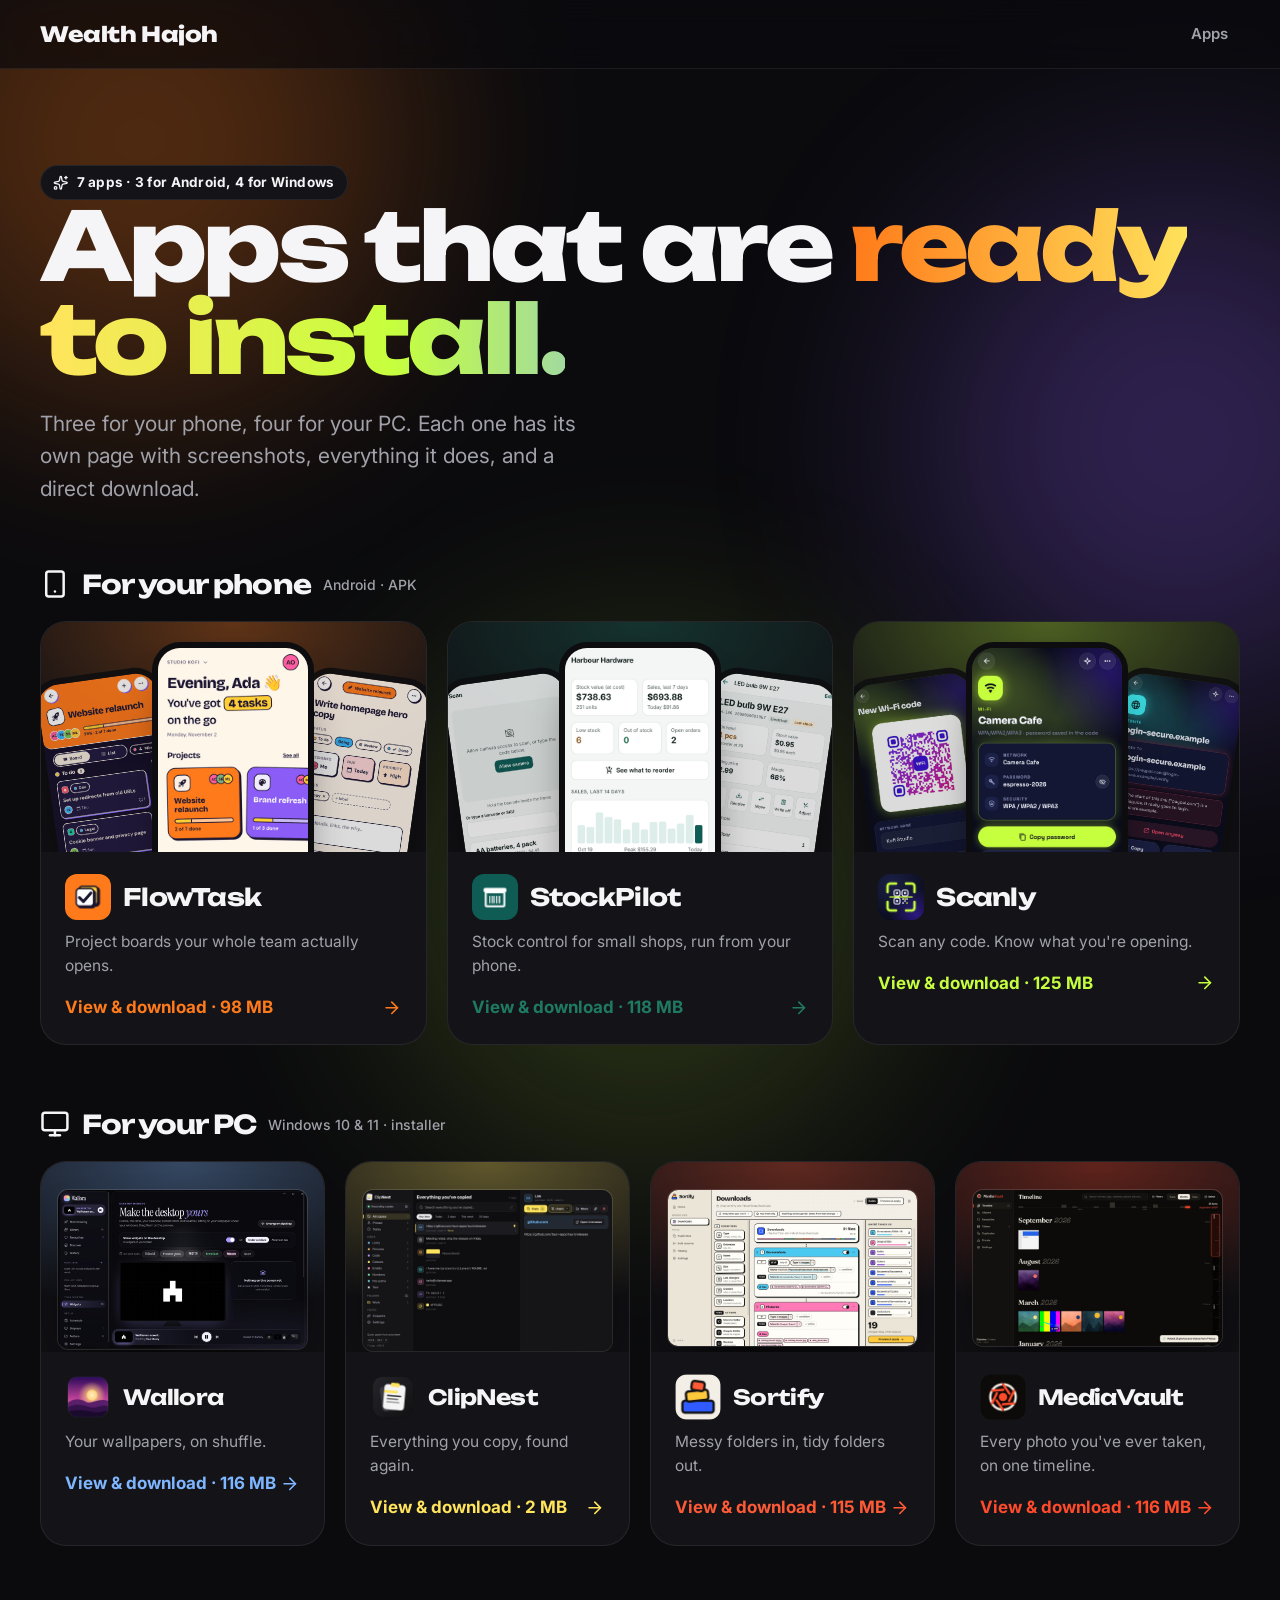
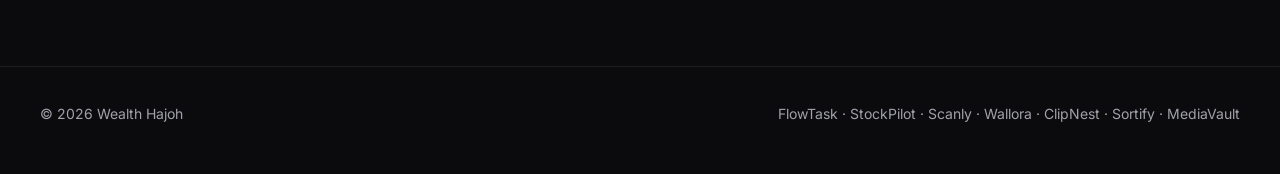
<file: index.html>
<!doctype html>
<html lang="en" data-root="./">

<head>
    <meta charset="utf-8">
    <meta name="viewport" content="width=device-width, initial-scale=1">
    <title>Apps by Wealth Hajoh</title>
    <meta name="description" content="Seven apps, ready to install: FlowTask, StockPilot and Scanly for Android; Wallora, ClipNest, Sortify and MediaVault for Windows.">
    <meta name="theme-color" content="#0B0B0E">
    <link rel="icon" href="mediavault/img/icon.png">
    <link rel="preconnect" href="https://fonts.googleapis.com">
    <link rel="preconnect" href="https://fonts.gstatic.com" crossorigin>
    <link rel="stylesheet" href="https://fonts.googleapis.com/css2?family=Unbounded:wght@500..900&family=Inter:wght@400..700&display=swap">
    <link rel="stylesheet" href="assets/base.css">
    <style>
         :root {
            --bg: #0B0B0E;
            --surface: #141418;
            --text: #F5F5F7;
            --muted: #A1A1AA;
            --line: rgba(255, 255, 255, .08);
            --accent: #F5F5F7;
            --accent-ink: #0B0B0E;
            --font-display: "Unbounded", sans-serif;
            --font-body: "Inter", sans-serif;
            --display-tracking: -0.04em
        }
        
        body {
            background: #0B0B0E
        }
        
        .orbs span {
            position: fixed;
            z-index: -1;
            width: 520px;
            height: 520px;
            border-radius: 50%;
            filter: blur(110px);
            opacity: .28;
            animation: drift 22s ease-in-out infinite alternate
        }
        
        .orbs span:nth-child(1) {
            background: #FF7A1A;
            left: -120px;
            top: -120px
        }
        
        .orbs span:nth-child(2) {
            background: #8B5CF6;
            right: -160px;
            top: 20%;
            animation-delay: -7s
        }
        
        .orbs span:nth-child(3) {
            background: #C6FF3D;
            left: 30%;
            bottom: -260px;
            opacity: .16;
            animation-delay: -14s
        }
        
        @keyframes drift {
            to {
                transform: translate(80px, 60px) scale(1.15)
            }
        }
        
        .h-hero {
            padding: 96px 0 40px
        }
        
        .h-hero h1 {
            font-size: clamp(44px, 7.4vw, 104px);
            font-weight: 800;
            line-height: .98
        }
        
        .h-hero h1 .grad {
            background: linear-gradient(90deg, #FF7A1A, #FFE45C, #C6FF3D, #7EB6FF, #B89CFF, #FF4B2B);
            -webkit-background-clip: text;
            background-clip: text;
            color: transparent;
            background-size: 200% 100%;
            animation: shift 8s linear infinite
        }
        
        @keyframes shift {
            to {
                background-position: 200% 0
            }
        }
        
        .h-hero .lead {
            margin-top: 22px
        }
        
        .group-title {
            display: flex;
            align-items: center;
            gap: 12px;
            margin: 64px 0 22px;
            font-size: 26px;
            font-weight: 700;
            letter-spacing: -0.03em
        }
        
        .group-title span {
            font: 500 14px var(--font-body);
            color: var(--muted);
            letter-spacing: 0
        }
        
        .grid {
            display: grid;
            gap: 20px
        }
        
        .grid.three {
            grid-template-columns: repeat(3, 1fr)
        }
        
        .grid.four {
            grid-template-columns: repeat(4, 1fr)
        }
        
        .grid.four .app .shot {
            height: 190px
        }
        
        .grid.four .app h2 {
            font-size: 21px
        }
        
        @media(max-width:1100px) {
            .grid.four {
                grid-template-columns: repeat(2, 1fr)
            }
        }
        
        @media(max-width:900px) {
            .grid.three {
                grid-template-columns: 1fr 1fr
            }
        }
        
        @media(max-width:620px) {
            .grid.three,
            .grid.four {
                grid-template-columns: 1fr
            }
            .group-title {
                font-size: 22px;
                flex-wrap: wrap
            }
            .group-title span {
                flex-basis: 100%;
                margin-left: 36px;
                margin-top: -6px
            }
        }
        
        .app {
            position: relative;
            display: flex;
            flex-direction: column;
            border-radius: 26px;
            overflow: hidden;
            background: var(--surface);
            border: 1px solid var(--line);
            text-decoration: none;
            transition: transform .35s cubic-bezier(.2, 1, .3, 1), box-shadow .35s
        }
        
        .app:hover {
            transform: translateY(-6px);
            box-shadow: 0 30px 70px -30px var(--c)
        }
        
        .app .shot {
            position: relative;
            height: 230px;
            overflow: hidden;
            background: var(--tint)
        }
        
        .app .shot img {
            position: absolute;
            transition: transform .6s cubic-bezier(.2, 1, .3, 1)
        }
        
        .app.mobile .shot img {
            width: 150px;
            left: 50%;
            top: 26px;
            transform: translateX(-50%);
            border-radius: 22px;
            box-shadow: 0 0 0 6px #0d0d10, 0 30px 50px -20px #000
        }
        
        .app.mobile .shot img.side {
            width: 120px;
            top: 56px;
            opacity: .85
        }
        
        .app.mobile .shot img.l {
            transform: translateX(-150%) rotate(-8deg)
        }
        
        .app.mobile .shot img.r {
            transform: translateX(50%) rotate(8deg)
        }
        
        .app.desktop .shot img {
            width: 88%;
            left: 6%;
            top: 28px;
            border-radius: 10px;
            box-shadow: 0 0 0 1px rgba(255, 255, 255, .12), 0 30px 60px -25px #000
        }
        
        .app:hover .shot img {
            transform: translateX(-50%) translateY(-8px) scale(1.02)
        }
        
        .app:hover.desktop .shot img {
            transform: translateY(-10px) scale(1.02)
        }
        
        .app:hover .shot img.l {
            transform: translateX(-160%) rotate(-12deg)
        }
        
        .app:hover .shot img.r {
            transform: translateX(60%) rotate(12deg)
        }
        
        .app .body {
            display: flex;
            flex-direction: column;
            gap: 10px;
            padding: 22px 24px 24px
        }
        
        .app .top {
            display: flex;
            align-items: center;
            gap: 12px
        }
        
        .app .top img {
            width: 46px;
            height: 46px;
            border-radius: 12px
        }
        
        .app h2 {
            font-size: 24px;
            font-weight: 700;
            letter-spacing: -0.03em
        }
        
        .app .plat {
            margin-left: auto;
            display: inline-flex;
            align-items: center;
            gap: 6px;
            padding: 5px 10px;
            border-radius: 999px;
            border: 1px solid var(--line);
            font-size: 12.5px;
            font-weight: 600;
            color: var(--muted)
        }
        
        .app p {
            color: var(--muted);
            font-size: 15.5px
        }
        
        .app .go {
            display: flex;
            align-items: center;
            justify-content: space-between;
            margin-top: 6px;
            font-weight: 700;
            color: var(--c)
        }
        
        .app .go .icon {
            transition: transform .2s
        }
        
        .app:hover .go .icon {
            transform: translateX(4px)
        }
        
        .app.hide {
            display: none
        }
    </style>
</head>

<body>
    <div class="orbs" aria-hidden="true"><span></span><span></span><span></span></div>
    <header class="nav">
        <div class="wrap"><a class="brand" href="./">Wealth Hajoh</a>
            <nav class="nav-links"><a href="#apps">Apps</a></nav>
        </div>
    </header>
    <main>
        <section class="wrap h-hero">
            <span class="eyebrow"><svg class="icon" viewBox="0 0 24 24" aria-hidden="true"><path d="M11.017 2.814a1 1 0 0 1 1.966 0l1.051 5.558a2 2 0 0 0 1.594 1.594l5.558 1.051a1 1 0 0 1 0 1.966l-5.558 1.051a2 2 0 0 0-1.594 1.594l-1.051 5.558a1 1 0 0 1-1.966 0l-1.051-5.558a2 2 0 0 0-1.594-1.594l-5.558-1.051a1 1 0 0 1 0-1.966l5.558-1.051a2 2 0 0 0 1.594-1.594z"/><path d="M20 2v4"/><path d="M22 4h-4"/><circle cx="4" cy="20" r="2"/></svg> 7 apps · 3 for Android, 4 for Windows</span>
            <h1>Apps that are <span class="grad">ready to install.</span></h1>
            <p class="lead">Three for your phone, four for your PC. Each one has its own page with screenshots, everything it does, and a direct download.</p>
            <h2 class="group-title" id="apps"><svg class="icon" viewBox="0 0 24 24" aria-hidden="true"><rect width="14" height="20" x="5" y="2" rx="2" ry="2"/><path d="M12 18h.01"/></svg> For your phone <span>Android · APK</span></h2>
            <div class="grid three">
                <a class="app mobile reveal" href="flowtask/" style="--c:#FF7A1A;--tint:radial-gradient(400px 220px at 50% 0%,#FF7A1A55,transparent 70%),#101014">
                    <div class="shot" aria-hidden="true"><img class="side l" src="flowtask/img/board-dark.png" alt=""><img class="side r" src="flowtask/img/task.png" alt=""><img src="flowtask/img/home.png" alt=""></div>
                    <div class="body">
                        <div class="top"><img src="flowtask/img/icon.png" alt="">
                            <h2>FlowTask</h2>
                        </div>
                        <p>Project boards your whole team actually opens.</p>
                        <span class="go">View & download · 98 MB <svg class="icon" viewBox="0 0 24 24" aria-hidden="true"><path d="M5 12h14"/><path d="m12 5 7 7-7 7"/></svg></span>
                    </div>
                </a>
                <a class="app mobile reveal" href="stockpilot/" style="--c:#1F7A63;--tint:radial-gradient(400px 220px at 50% 0%,#1F7A6355,transparent 70%),#101014">
                    <div class="shot" aria-hidden="true"><img class="side l" src="stockpilot/img/scan.png" alt=""><img class="side r" src="stockpilot/img/product.png" alt=""><img src="stockpilot/img/home.png" alt=""></div>
                    <div class="body">
                        <div class="top"><img src="stockpilot/img/icon.png" alt="">
                            <h2>StockPilot</h2>
                        </div>
                        <p>Stock control for small shops, run from your phone.</p>
                        <span class="go">View & download · 118 MB <svg class="icon" viewBox="0 0 24 24" aria-hidden="true"><path d="M5 12h14"/><path d="m12 5 7 7-7 7"/></svg></span>
                    </div>
                </a>
                <a class="app mobile reveal" href="scanly/" style="--c:#C6FF3D;--tint:radial-gradient(400px 220px at 50% 0%,#C6FF3D55,transparent 70%),#101014">
                    <div class="shot" aria-hidden="true"><img class="side l" src="scanly/img/make-dark.jpg" alt=""><img class="side r" src="scanly/img/link-warning.jpg" alt=""><img src="scanly/img/wifi-scanned.jpg" alt=""></div>
                    <div class="body">
                        <div class="top"><img src="scanly/img/icon.png" alt="">
                            <h2>Scanly</h2>
                        </div>
                        <p>Scan any code. Know what you're opening.</p>
                        <span class="go">View & download · 125 MB <svg class="icon" viewBox="0 0 24 24" aria-hidden="true"><path d="M5 12h14"/><path d="m12 5 7 7-7 7"/></svg></span>
                    </div>
                </a>
            </div>
            <h2 class="group-title"><svg class="icon" viewBox="0 0 24 24" aria-hidden="true"><rect width="20" height="14" x="2" y="3" rx="2"/><line x1="8" x2="16" y1="21" y2="21"/><line x1="12" x2="12" y1="17" y2="21"/></svg> For your PC <span>Windows 10 & 11 · installer</span></h2>
            <div class="grid four">
                <a class="app desktop reveal" href="wallora/" style="--c:#7EB6FF;--tint:radial-gradient(400px 220px at 50% 0%,#7EB6FF55,transparent 70%),#101014">
                    <div class="shot" aria-hidden="true"><img src="wallora/img/now.jpg" alt=""></div>
                    <div class="body">
                        <div class="top"><img src="wallora/img/icon.png" alt="">
                            <h2>Wallora</h2>
                        </div>
                        <p>Your wallpapers, on shuffle.</p>
                        <span class="go">View & download · 116 MB <svg class="icon" viewBox="0 0 24 24" aria-hidden="true"><path d="M5 12h14"/><path d="m12 5 7 7-7 7"/></svg></span>
                    </div>
                </a>
                <a class="app desktop reveal" href="clipnest/" style="--c:#FFE45C;--tint:radial-gradient(400px 220px at 50% 0%,#FFE45C55,transparent 70%),#101014">
                    <div class="shot" aria-hidden="true"><img src="clipnest/img/history-dark.jpg" alt=""></div>
                    <div class="body">
                        <div class="top"><img src="clipnest/img/icon.png" alt="">
                            <h2>ClipNest</h2>
                        </div>
                        <p>Everything you copy, found again.</p>
                        <span class="go">View & download · 2 MB <svg class="icon" viewBox="0 0 24 24" aria-hidden="true"><path d="M5 12h14"/><path d="m12 5 7 7-7 7"/></svg></span>
                    </div>
                </a>
                <a class="app desktop reveal" href="sortify/" style="--c:#FF5A36;--tint:radial-gradient(400px 220px at 50% 0%,#FF5A3655,transparent 70%),#101014">
                    <div class="shot" aria-hidden="true"><img src="sortify/img/builder.jpg" alt=""></div>
                    <div class="body">
                        <div class="top"><img src="sortify/img/icon.png" alt="">
                            <h2>Sortify</h2>
                        </div>
                        <p>Messy folders in, tidy folders out.</p>
                        <span class="go">View & download · 115 MB <svg class="icon" viewBox="0 0 24 24" aria-hidden="true"><path d="M5 12h14"/><path d="m12 5 7 7-7 7"/></svg></span>
                    </div>
                </a>
                <a class="app desktop reveal" href="mediavault/" style="--c:#FF4B2B;--tint:radial-gradient(400px 220px at 50% 0%,#FF4B2B55,transparent 70%),#101014">
                    <div class="shot" aria-hidden="true"><img src="mediavault/img/timeline.jpg" alt=""></div>
                    <div class="body">
                        <div class="top"><img src="mediavault/img/icon.png" alt="">
                            <h2>MediaVault</h2>
                        </div>
                        <p>Every photo you've ever taken, on one timeline.</p>
                        <span class="go">View & download · 116 MB <svg class="icon" viewBox="0 0 24 24" aria-hidden="true"><path d="M5 12h14"/><path d="m12 5 7 7-7 7"/></svg></span>
                    </div>
                </a>
            </div>
        </section>
    </main>
    <footer class="foot">
        <div class="wrap"><span>© 2026 Wealth Hajoh</span><span>FlowTask · StockPilot · Scanly · Wallora · ClipNest · Sortify · MediaVault</span></div>
    </footer>
    <script src="config.js"></script>
    <script src="assets/site.js"></script>
</body>

</html>
</file>
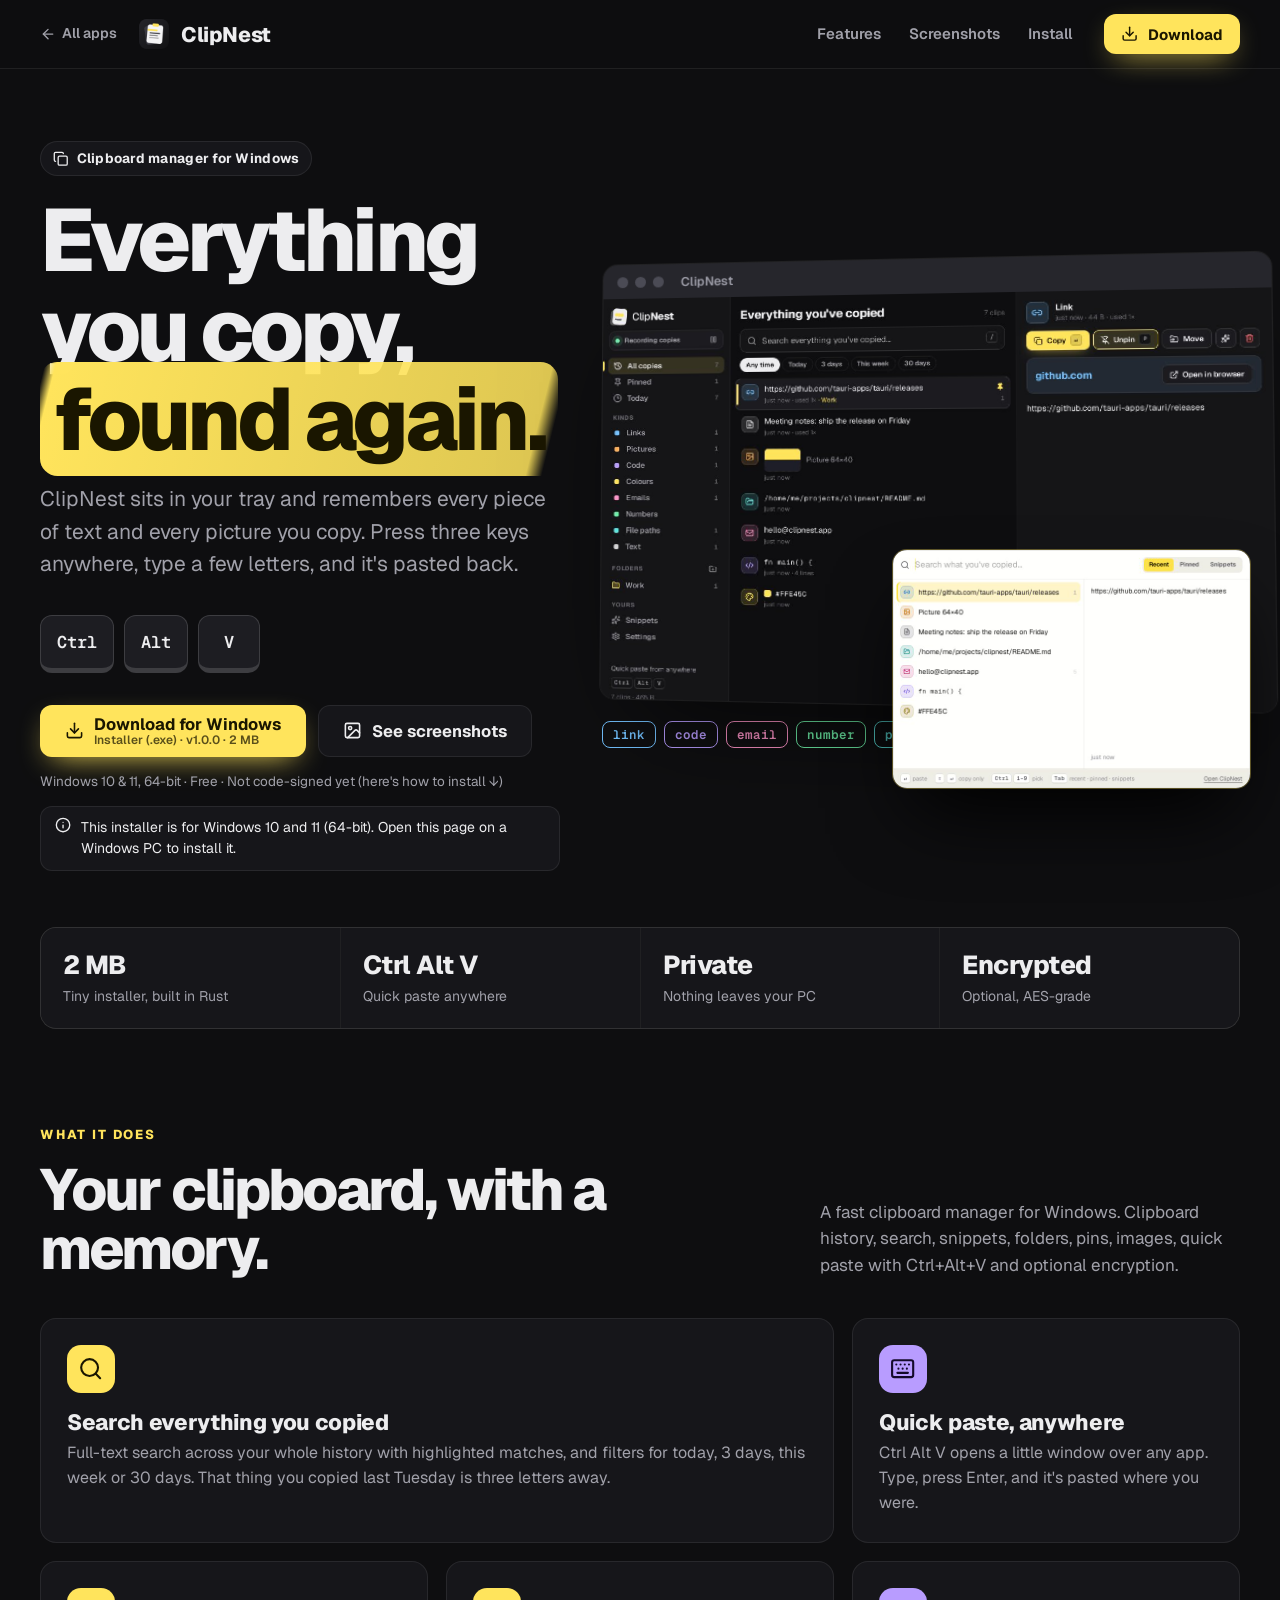
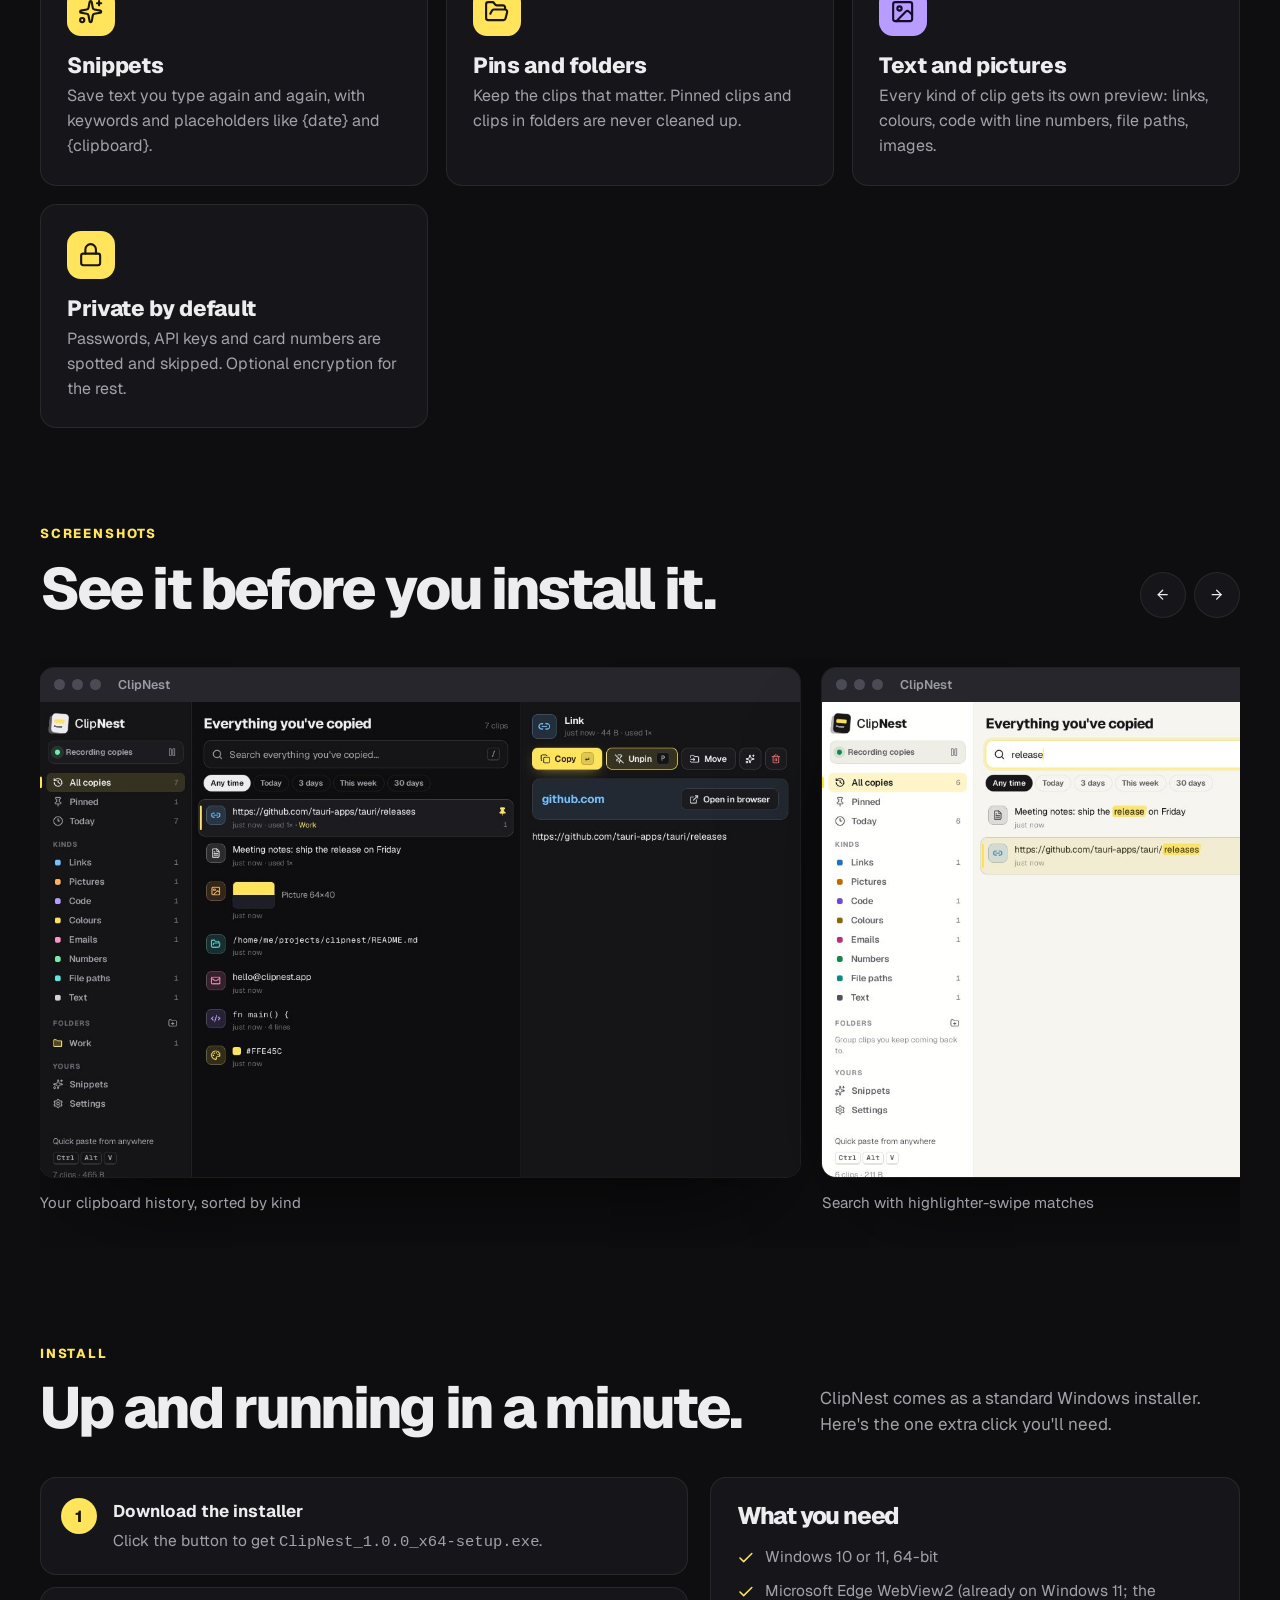
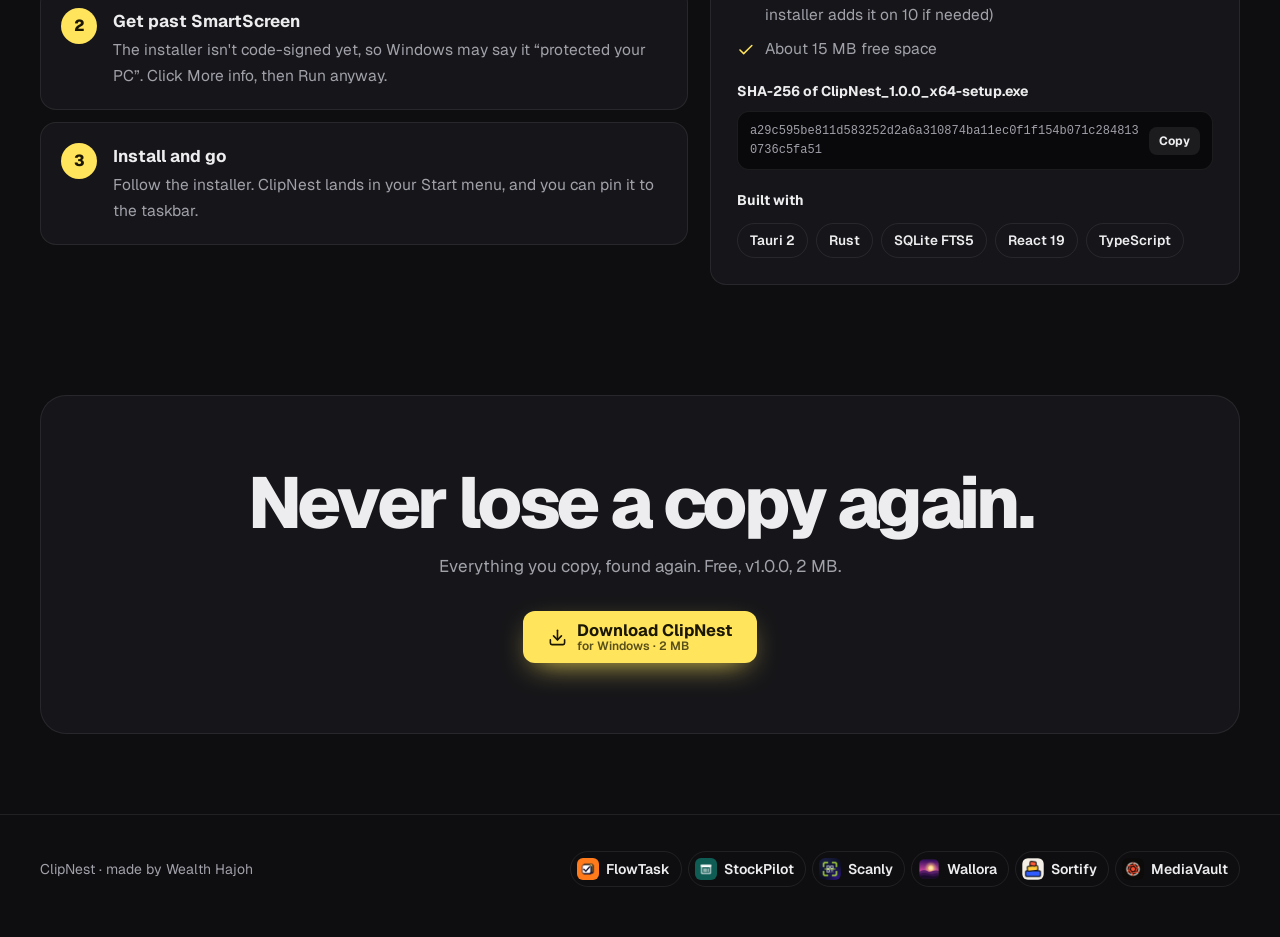
<file: clipnest/index.html>
<!doctype html>
<html lang="en" data-root="../">
<head>
<meta charset="utf-8">
<meta name="viewport" content="width=device-width, initial-scale=1">
<title>ClipNest: Everything you copy, found again.</title>
<meta name="description" content="ClipNest: a fast clipboard manager for Windows. Clipboard history, search, snippets, folders, pins, images, quick paste with Ctrl+Alt+V and optional encryption.">
<meta property="og:title" content="ClipNest: Everything you copy, found again.">
<meta property="og:description" content="ClipNest: a fast clipboard manager for Windows. Clipboard history, search, snippets, folders, pins, images, quick paste with Ctrl+Alt+V and optional encryption.">
<meta property="og:image" content="img/history-dark.jpg">
<meta name="theme-color" content="#FFE45C">
<link rel="icon" href="img/icon.png">
<link rel="preconnect" href="https://fonts.googleapis.com">
<link rel="preconnect" href="https://fonts.gstatic.com" crossorigin>
<link rel="stylesheet" href="https://fonts.googleapis.com/css2?family=Geist:wght@400..800&family=Geist+Mono:wght@400..600&display=swap">
<link rel="stylesheet" href="../assets/base.css">
<style>
:root{--bg:#0E0E10;--bg-2:#09090B;--surface:#16161A;--text:#EDEDEF;--muted:#A1A1AA;--line:rgba(255,255,255,.08);--accent:#FFE45C;--accent-ink:#1A1600;--accent-2:#B89CFF;--accent-2-ink:#140A2A;--radius:16px;--font-display:"Geist",sans-serif;--font-body:"Geist",sans-serif;--display-tracking:-0.05em;--btn-radius:12px;--star-bg:#16161A}
.hl{background:linear-gradient(104deg,transparent 1%,#FFE45C 3%,#FFE45Cdd 94%,transparent 97%);color:#1A1600;padding:0 .15em;border-radius:.2em;background-size:0% 100%;background-repeat:no-repeat;animation:swipe 1.1s .5s cubic-bezier(.2,1,.3,1) forwards;-webkit-box-decoration-break:clone;box-decoration-break:clone}
@keyframes swipe{to{background-size:100% 100%}}
.feature.star h3 .hl{animation-delay:0s}
.c-hero{display:grid;grid-template-columns:.9fr 1.1fr;gap:40px;align-items:center}
.keys{display:flex;gap:10px;margin-top:34px}
.key{min-width:62px;height:58px;padding:0 16px;display:grid;place-items:center;border-radius:12px;background:#1D1D22;border:1px solid rgba(255,255,255,.14);border-bottom-width:5px;font:600 17px "Geist Mono",monospace;color:#EDEDEF;animation:press 3s infinite}
.key:nth-child(2){animation-delay:.12s}.key:nth-child(3){animation-delay:.24s}
@keyframes press{0%,60%,100%{transform:none;border-bottom-width:5px;background:#1D1D22}70%,80%{transform:translateY(3px);border-bottom-width:2px;background:#FFE45C;color:#1A1600}}
.c-stage{position:relative}
.c-stage .window{transform:perspective(1600px) rotateY(-9deg) rotateX(3deg);transform-origin:left center}
.quick{position:absolute;right:-10px;bottom:-40px;width:56%;border-radius:14px;overflow:hidden;box-shadow:0 0 0 1px #FFE45C55,0 40px 80px -20px #000;animation:pop 4s ease-in-out infinite}
@keyframes pop{0%,100%{transform:translateY(0)}50%{transform:translateY(-12px)}}
.kinds{display:flex;flex-wrap:wrap;gap:8px;margin-top:24px}
.kinds span{padding:4px 10px;border-radius:8px;font:600 12.5px "Geist Mono",monospace;border:1px solid}
@media(max-width:980px){.c-hero{grid-template-columns:1fr}.c-stage .window{transform:none}}
</style>
</head>
<body class="p-clipnest" data-platform="windows">
<header class="nav">
  <div class="wrap">
    <a class="back" href="../" aria-label="All apps"><svg class="icon" viewBox="0 0 24 24" aria-hidden="true"><path d="m12 19-7-7 7-7"/><path d="M19 12H5"/></svg><span>All apps</span></a>
    <a class="brand" href="#top"><img src="img/icon.png" alt="">ClipNest</a>
    <nav class="nav-links"><a href="#features">Features</a><a href="#screens">Screenshots</a><a href="#install">Install</a></nav>
    <a class="btn primary small" href="../downloads/ClipNest_1.0.0_x64-setup.exe" data-download="clipnest"><svg class="icon" viewBox="0 0 24 24" aria-hidden="true"><path d="M12 15V3"/><path d="M21 15v4a2 2 0 0 1-2 2H5a2 2 0 0 1-2-2v-4"/><path d="m7 10 5 5 5-5"/></svg> Download</a>
  </div>
</header>

<main id="top">
<section class="hero">
<div class="wrap c-hero">
  <div>
    <span class="eyebrow"><svg class="icon" viewBox="0 0 24 24" aria-hidden="true"><rect width="14" height="14" x="8" y="8" rx="2" ry="2"/><path d="M4 16c-1.1 0-2-.9-2-2V4c0-1.1.9-2 2-2h10c1.1 0 2 .9 2 2"/></svg> Clipboard manager for Windows</span>
    <h1>Everything you copy, <span class="hl">found again.</span></h1>
    <p class="lead">ClipNest sits in your tray and remembers every piece of text and every picture you copy. Press three keys anywhere, type a few letters, and it's pasted back.</p>
    <div class="keys" aria-hidden="true"><span class="key">Ctrl</span><span class="key">Alt</span><span class="key">V</span></div>
    
    <div class="cta-row">
      <a class="btn primary" href="../downloads/ClipNest_1.0.0_x64-setup.exe" data-download="clipnest">
        <svg class="icon" viewBox="0 0 24 24" aria-hidden="true"><path d="M12 15V3"/><path d="M21 15v4a2 2 0 0 1-2 2H5a2 2 0 0 1-2-2v-4"/><path d="m7 10 5 5 5-5"/></svg><span class="btn-text">Download for Windows<span class="sub">Installer (.exe) · v1.0.0 · 2 MB</span></span>
      </a>
      <a class="btn" href="#screens"><svg class="icon" viewBox="0 0 24 24" aria-hidden="true"><rect width="18" height="18" x="3" y="3" rx="2" ry="2"/><circle cx="9" cy="9" r="2"/><path d="m21 15-3.086-3.086a2 2 0 0 0-2.828 0L6 21"/></svg> See screenshots</a>
    </div>
    <p class="fine">Windows 10 & 11, 64-bit · Free · Not code-signed yet (here's how to install ↓)</p>
    <div class="platform-note"><svg class="icon" viewBox="0 0 24 24" aria-hidden="true"><circle cx="12" cy="12" r="10"/><path d="M12 16v-4"/><path d="M12 8h.01"/></svg><span></span></div>
  </div>
  <div class="c-stage reveal" aria-hidden="true">
    <div class="window"><div class="bar"><i></i><i></i><i></i><span>ClipNest</span></div><img src="img/history-dark.jpg" alt=""></div>
    <div class="quick"><img src="img/quick-paste.jpg" alt=""></div>
    <div class="kinds">
      <span style="color:#73C2FF">link</span><span style="color:#B89CFF">code</span><span style="color:#FF94C8">email</span><span style="color:#6EF0A8">number</span><span style="color:#5EE6E0">path</span><span style="color:#FFB25C">image</span><span style="color:#FFE45C">#colour</span>
    </div>
  </div>
</div></section>

<div class="wrap reveal">
  <div class="facts"><div class="fact"><b>2 MB</b><span>Tiny installer, built in Rust</span></div><div class="fact"><b>Ctrl Alt V</b><span>Quick paste anywhere</span></div><div class="fact"><b>Private</b><span>Nothing leaves your PC</span></div><div class="fact"><b>Encrypted</b><span>Optional, AES-grade</span></div></div>
</div>

<section class="block" id="features">
  <div class="wrap">
    <div class="section-head reveal">
      <div><span class="kicker">What it does</span><h2>Your clipboard, with a memory.</h2></div>
      <p>A fast clipboard manager for Windows. Clipboard history, search, snippets, folders, pins, images, quick paste with Ctrl+Alt+V and optional encryption.</p>
    </div>
    <div class="features">
      <article class="feature reveal star"><span class="f-icon"><svg class="icon" viewBox="0 0 24 24" aria-hidden="true"><path d="m21 21-4.34-4.34"/><circle cx="11" cy="11" r="8"/></svg></span><h3>Search everything you copied</h3><p>Full-text search across your whole history with highlighted matches, and filters for today, 3 days, this week or 30 days. That thing you copied last Tuesday is three letters away.</p></article>
      <article class="feature reveal"><span class="f-icon"><svg class="icon" viewBox="0 0 24 24" aria-hidden="true"><path d="M10 8h.01"/><path d="M12 12h.01"/><path d="M14 8h.01"/><path d="M16 12h.01"/><path d="M18 8h.01"/><path d="M6 8h.01"/><path d="M7 16h10"/><path d="M8 12h.01"/><rect width="20" height="16" x="2" y="4" rx="2"/></svg></span><h3>Quick paste, anywhere</h3><p>Ctrl Alt V opens a little window over any app. Type, press Enter, and it's pasted where you were.</p></article>
      <article class="feature reveal"><span class="f-icon"><svg class="icon" viewBox="0 0 24 24" aria-hidden="true"><path d="M11.017 2.814a1 1 0 0 1 1.966 0l1.051 5.558a2 2 0 0 0 1.594 1.594l5.558 1.051a1 1 0 0 1 0 1.966l-5.558 1.051a2 2 0 0 0-1.594 1.594l-1.051 5.558a1 1 0 0 1-1.966 0l-1.051-5.558a2 2 0 0 0-1.594-1.594l-5.558-1.051a1 1 0 0 1 0-1.966l5.558-1.051a2 2 0 0 0 1.594-1.594z"/><path d="M20 2v4"/><path d="M22 4h-4"/><circle cx="4" cy="20" r="2"/></svg></span><h3>Snippets</h3><p>Save text you type again and again, with keywords and placeholders like {date} and {clipboard}.</p></article>
      <article class="feature reveal"><span class="f-icon"><svg class="icon" viewBox="0 0 24 24" aria-hidden="true"><path d="m6 14 1.5-2.9A2 2 0 0 1 9.24 10H20a2 2 0 0 1 1.94 2.5l-1.54 6a2 2 0 0 1-1.95 1.5H4a2 2 0 0 1-2-2V5a2 2 0 0 1 2-2h3.9a2 2 0 0 1 1.69.9l.81 1.2a2 2 0 0 0 1.67.9H18a2 2 0 0 1 2 2v2"/></svg></span><h3>Pins and folders</h3><p>Keep the clips that matter. Pinned clips and clips in folders are never cleaned up.</p></article>
      <article class="feature reveal"><span class="f-icon"><svg class="icon" viewBox="0 0 24 24" aria-hidden="true"><rect width="18" height="18" x="3" y="3" rx="2" ry="2"/><circle cx="9" cy="9" r="2"/><path d="m21 15-3.086-3.086a2 2 0 0 0-2.828 0L6 21"/></svg></span><h3>Text and pictures</h3><p>Every kind of clip gets its own preview: links, colours, code with line numbers, file paths, images.</p></article>
      <article class="feature reveal"><span class="f-icon"><svg class="icon" viewBox="0 0 24 24" aria-hidden="true"><rect width="18" height="11" x="3" y="11" rx="2" ry="2"/><path d="M7 11V7a5 5 0 0 1 10 0v4"/></svg></span><h3>Private by default</h3><p>Passwords, API keys and card numbers are spotted and skipped. Optional encryption for the rest.</p></article>
    </div>
  </div>
</section>

<section class="block" id="screens">
  <div class="wrap">
    <div class="section-head reveal">
      <div><span class="kicker">Screenshots</span><h2>See it before you install it.</h2></div>
      <div class="gallery-nav"><button data-gallery-prev="g" aria-label="Previous screenshots"><svg class="icon" viewBox="0 0 24 24" aria-hidden="true"><path d="m12 19-7-7 7-7"/><path d="M19 12H5"/></svg></button><button data-gallery-next="g" aria-label="Next screenshots"><svg class="icon" viewBox="0 0 24 24" aria-hidden="true"><path d="M5 12h14"/><path d="m12 5 7 7-7 7"/></svg></button></div>
    </div>
    <div class="gallery desktop" id="g">
      <figure><button data-zoom="img/history-dark.jpg" aria-label="Enlarge: Your clipboard history, sorted by kind"><div class="window"><div class="bar"><i></i><i></i><i></i><span>ClipNest</span></div><img src="img/history-dark.jpg" alt="Your clipboard history, sorted by kind" loading="lazy"></div></button><figcaption>Your clipboard history, sorted by kind</figcaption></figure>
      <figure><button data-zoom="img/search.jpg" aria-label="Enlarge: Search with highlighter-swipe matches"><div class="window"><div class="bar"><i></i><i></i><i></i><span>ClipNest</span></div><img src="img/search.jpg" alt="Search with highlighter-swipe matches" loading="lazy"></div></button><figcaption>Search with highlighter-swipe matches</figcaption></figure>
      <figure><button data-zoom="img/quick-paste.jpg" aria-label="Enlarge: Quick paste over any app"><div class="window"><div class="bar"><i></i><i></i><i></i><span>ClipNest</span></div><img src="img/quick-paste.jpg" alt="Quick paste over any app" loading="lazy"></div></button><figcaption>Quick paste over any app</figcaption></figure>
      <figure><button data-zoom="img/code.jpg" aria-label="Enlarge: Code clips, with line numbers"><div class="window"><div class="bar"><i></i><i></i><i></i><span>ClipNest</span></div><img src="img/code.jpg" alt="Code clips, with line numbers" loading="lazy"></div></button><figcaption>Code clips, with line numbers</figcaption></figure>
      <figure><button data-zoom="img/colour.jpg" aria-label="Enlarge: Colours in every format"><div class="window"><div class="bar"><i></i><i></i><i></i><span>ClipNest</span></div><img src="img/colour.jpg" alt="Colours in every format" loading="lazy"></div></button><figcaption>Colours in every format</figcaption></figure>
      <figure><button data-zoom="img/snippets.jpg" aria-label="Enlarge: Snippets with placeholders"><div class="window"><div class="bar"><i></i><i></i><i></i><span>ClipNest</span></div><img src="img/snippets.jpg" alt="Snippets with placeholders" loading="lazy"></div></button><figcaption>Snippets with placeholders</figcaption></figure>
      <figure><button data-zoom="img/locked.jpg" aria-label="Enlarge: Optional encryption"><div class="window"><div class="bar"><i></i><i></i><i></i><span>ClipNest</span></div><img src="img/locked.jpg" alt="Optional encryption" loading="lazy"></div></button><figcaption>Optional encryption</figcaption></figure>
      <figure><button data-zoom="img/settings.jpg" aria-label="Enlarge: Shortcuts, privacy and more"><div class="window"><div class="bar"><i></i><i></i><i></i><span>ClipNest</span></div><img src="img/settings.jpg" alt="Shortcuts, privacy and more" loading="lazy"></div></button><figcaption>Shortcuts, privacy and more</figcaption></figure>
    </div>
  </div>
</section>

<section class="block" id="install">
  <div class="wrap">
    <div class="section-head reveal">
      <div><span class="kicker">Install</span><h2>Up and running in a minute.</h2></div>
      <p>ClipNest comes as a standard Windows installer. Here's the one extra click you'll need.</p>
    </div>
    <div class="install">
      <ol class="steps reveal"><li><div><b>Download the installer</b><span>Click the button to get <span class="mono">ClipNest_1.0.0_x64-setup.exe</span>.</span></div></li><li><div><b>Get past SmartScreen</b><span>The installer isn't code-signed yet, so Windows may say it “protected your PC”. Click More info, then Run anyway.</span></div></li><li><div><b>Install and go</b><span>Follow the installer. ClipNest lands in your Start menu, and you can pin it to the taskbar.</span></div></li></ol>
      <aside class="side-card reveal">
        <h3>What you need</h3>
        <ul class="req"><li><svg class="icon" viewBox="0 0 24 24" aria-hidden="true"><path d="M20 6 9 17l-5-5"/></svg><span>Windows 10 or 11, 64-bit</span></li><li><svg class="icon" viewBox="0 0 24 24" aria-hidden="true"><path d="M20 6 9 17l-5-5"/></svg><span>Microsoft Edge WebView2 (already on Windows 11; the installer adds it on 10 if needed)</span></li><li><svg class="icon" viewBox="0 0 24 24" aria-hidden="true"><path d="M20 6 9 17l-5-5"/></svg><span>About 15 MB free space</span></li></ul>
        <div>
          <b style="font-size:14px">SHA-256 of ClipNest_1.0.0_x64-setup.exe</b>
          <div class="hash mono" style="margin-top:8px"><span>a29c595be811d583252d2a6a310874ba11ec0f1f154b071c2848130736c5fa51</span><button data-copy="a29c595be811d583252d2a6a310874ba11ec0f1f154b071c2848130736c5fa51">Copy</button></div>
        </div>
        <div>
          <b style="font-size:14px">Built with</b>
          <div class="stack" style="margin-top:10px"><span>Tauri 2</span><span>Rust</span><span>SQLite FTS5</span><span>React 19</span><span>TypeScript</span></div>
        </div>
      </aside>
    </div>

    <div class="final reveal">
      <h2>Never lose a copy again.</h2>
      <p>Everything you copy, found again. Free, v1.0.0, 2 MB.</p>
      <div class="cta-row"><a class="btn primary" href="../downloads/ClipNest_1.0.0_x64-setup.exe" data-download="clipnest"><svg class="icon" viewBox="0 0 24 24" aria-hidden="true"><path d="M12 15V3"/><path d="M21 15v4a2 2 0 0 1-2 2H5a2 2 0 0 1-2-2v-4"/><path d="m7 10 5 5 5-5"/></svg><span class="btn-text">Download ClipNest<span class="sub">for Windows · 2 MB</span></span></a></div>
    </div>
  </div>
</section>
</main>

<footer class="foot">
  <div class="wrap">
    <span>ClipNest · made by Wealth Hajoh</span>
    <div class="others"><a href="../flowtask/"><img src="../flowtask/img/icon.png" alt="">FlowTask</a><a href="../stockpilot/"><img src="../stockpilot/img/icon.png" alt="">StockPilot</a><a href="../scanly/"><img src="../scanly/img/icon.png" alt="">Scanly</a><a href="../wallora/"><img src="../wallora/img/icon.png" alt="">Wallora</a><a href="../sortify/"><img src="../sortify/img/icon.png" alt="">Sortify</a><a href="../mediavault/"><img src="../mediavault/img/icon.png" alt="">MediaVault</a></div>
  </div>
</footer>
<script src="../config.js"></script>
<script src="../assets/site.js"></script>
</body>
</html>
</file>
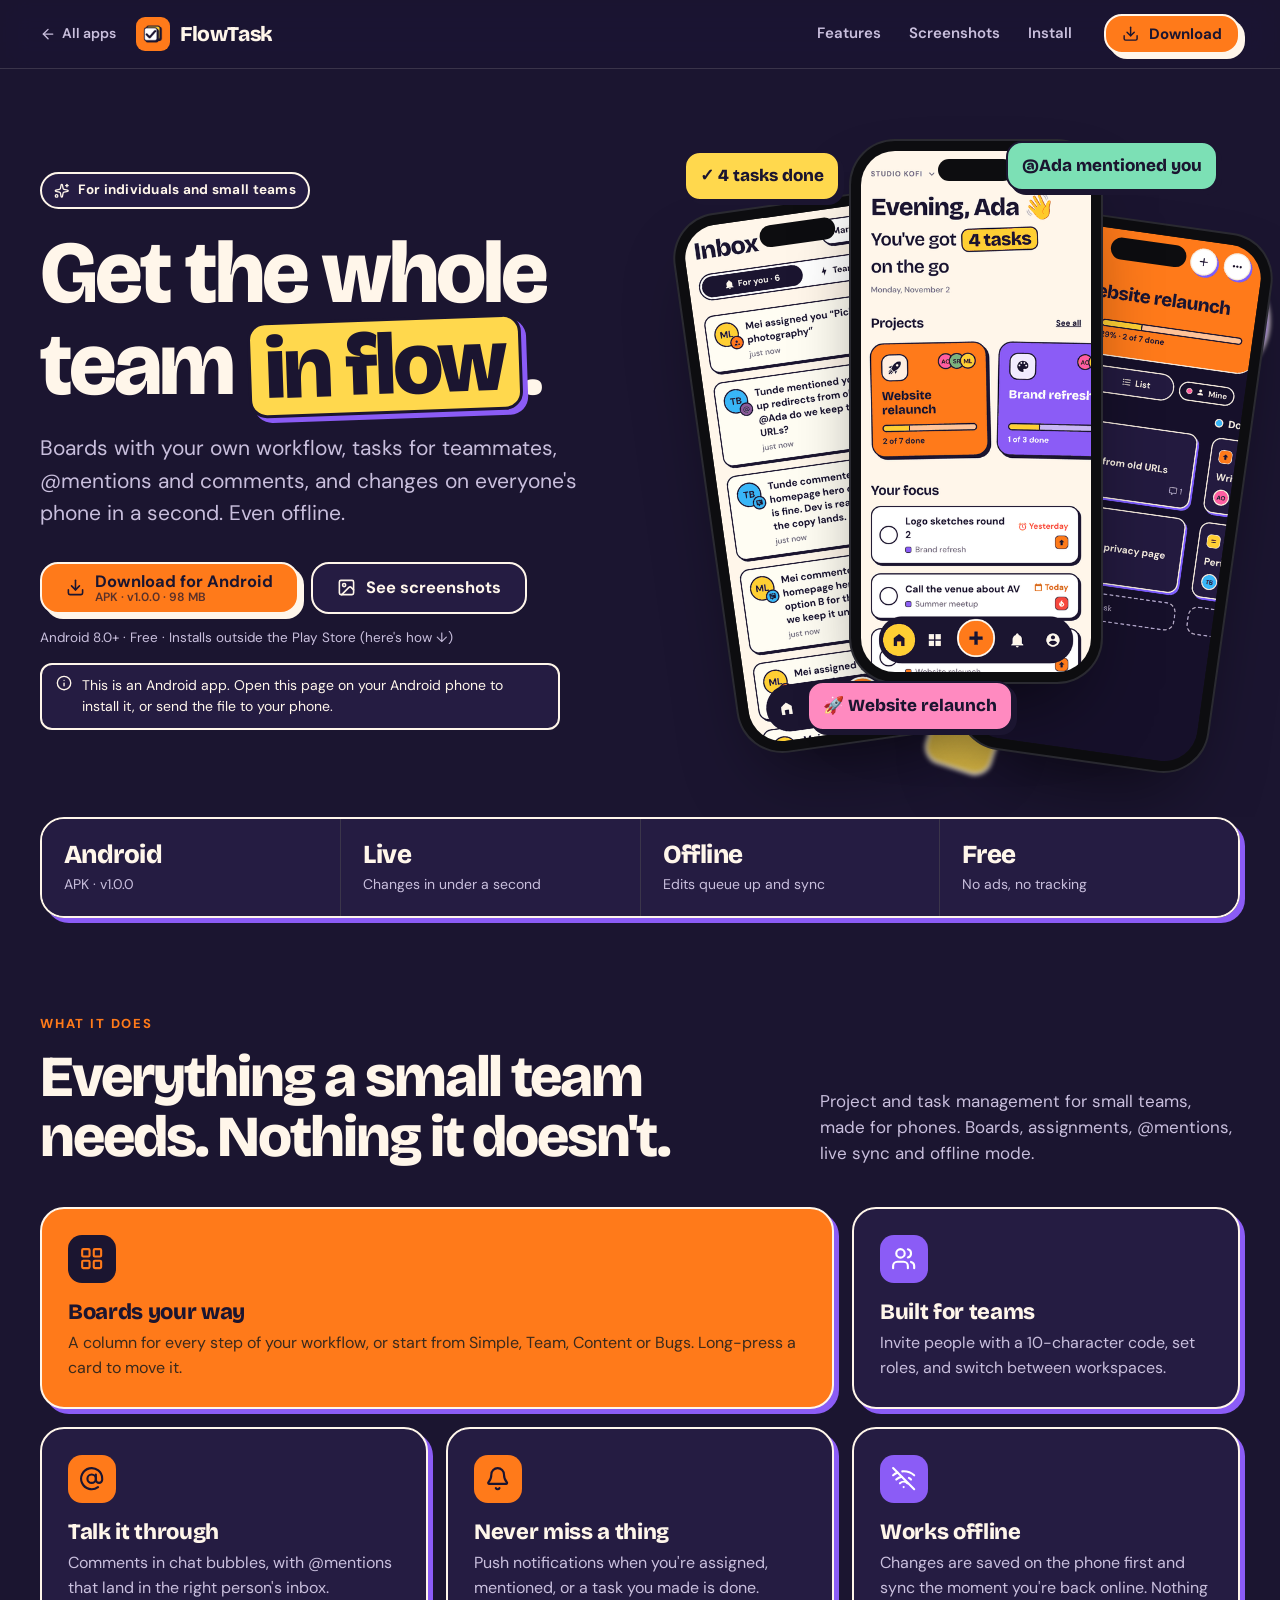
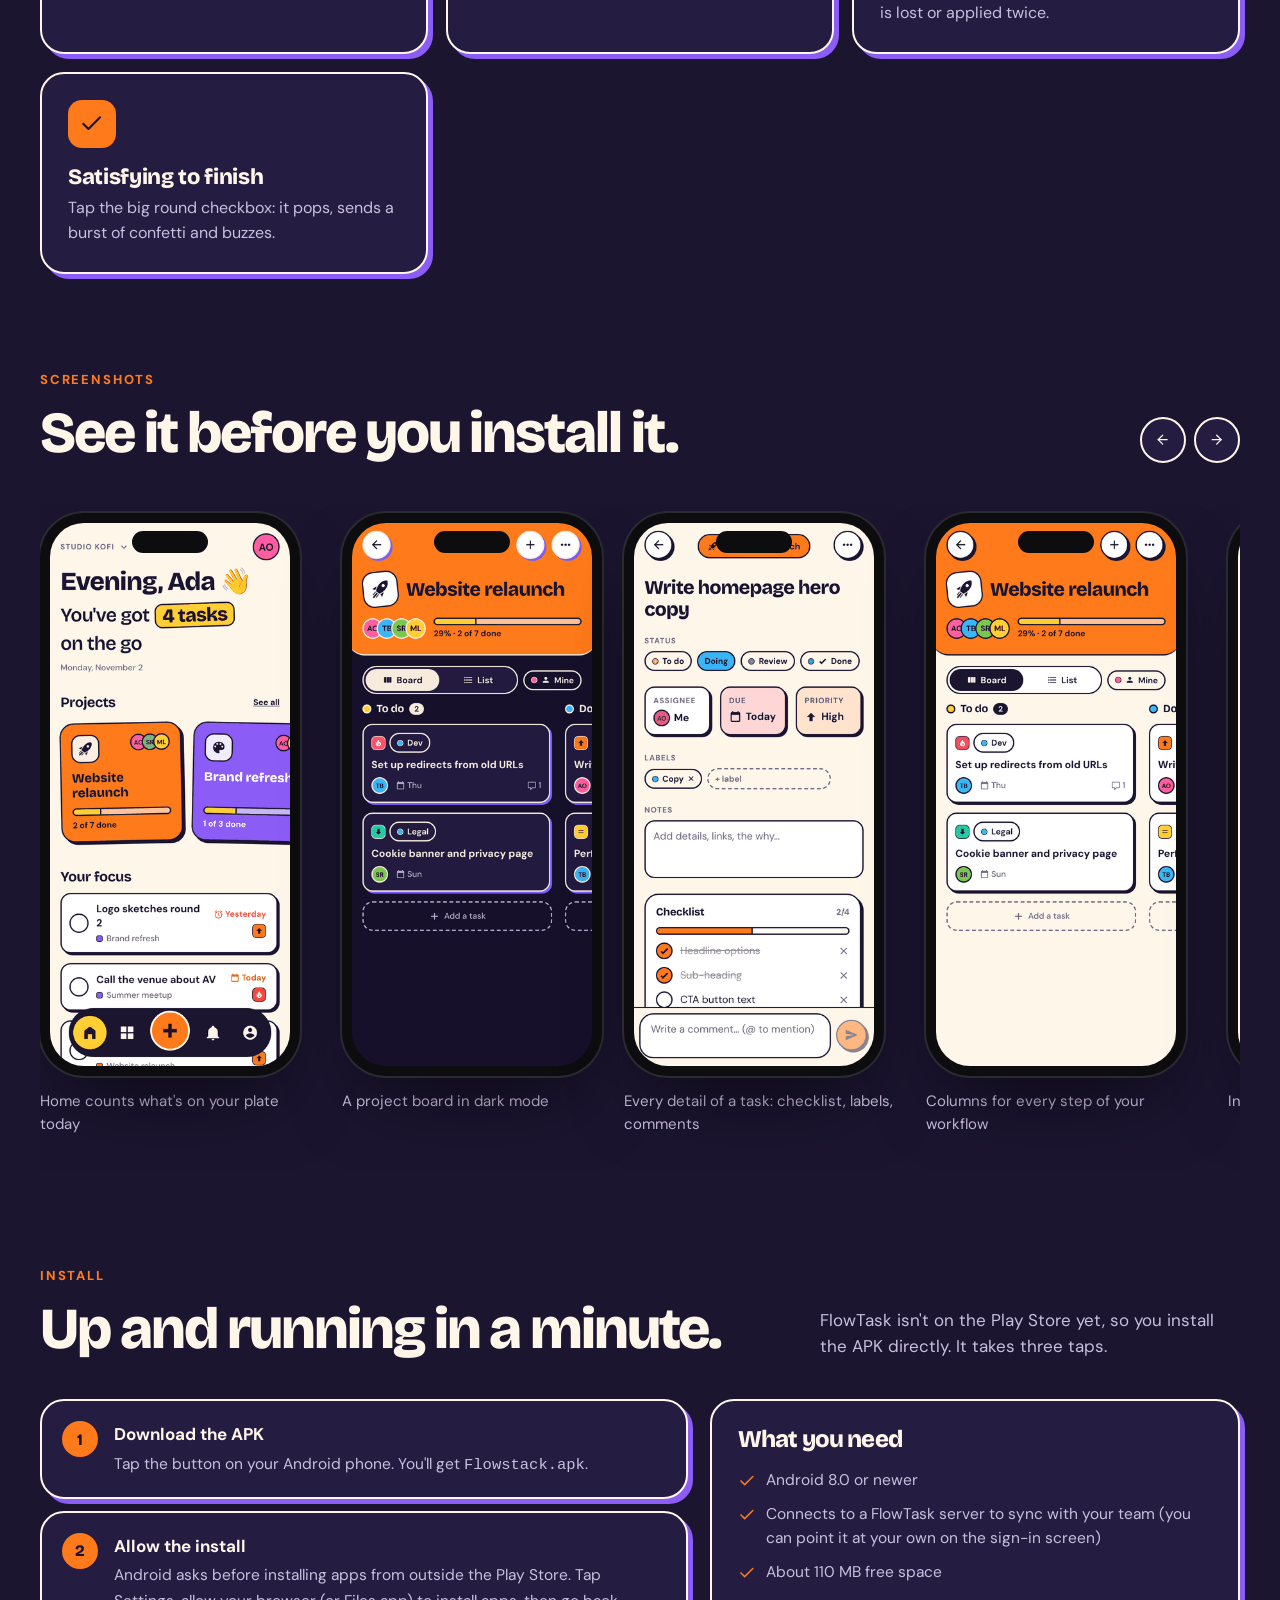
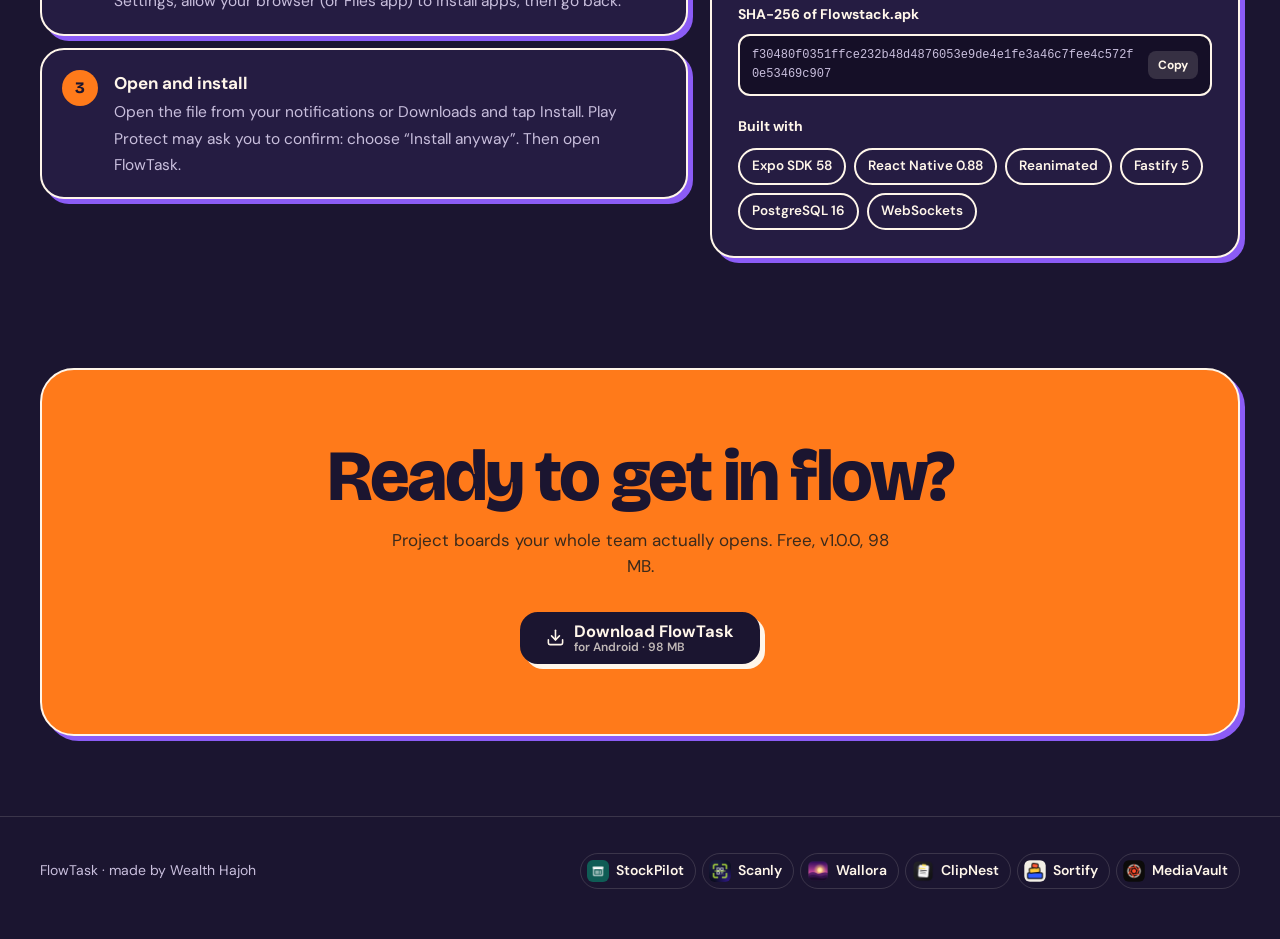
<file: flowtask/index.html>
<!doctype html>
<html lang="en" data-root="../">
<head>
<meta charset="utf-8">
<meta name="viewport" content="width=device-width, initial-scale=1">
<title>FlowTask: Project boards your whole team actually opens.</title>
<meta name="description" content="FlowTask: project and task management for small teams, made for phones. Boards, assignments, @mentions, live sync and offline mode.">
<meta property="og:title" content="FlowTask: Project boards your whole team actually opens.">
<meta property="og:description" content="FlowTask: project and task management for small teams, made for phones. Boards, assignments, @mentions, live sync and offline mode.">
<meta property="og:image" content="img/home.png">
<meta name="theme-color" content="#FF7A1A">
<link rel="icon" href="img/icon.png">
<link rel="preconnect" href="https://fonts.googleapis.com">
<link rel="preconnect" href="https://fonts.gstatic.com" crossorigin>
<link rel="stylesheet" href="https://fonts.googleapis.com/css2?family=Bricolage+Grotesque:opsz,wght@12..96,500..800&family=DM+Sans:opsz,wght@9..40,400..700&display=swap">
<link rel="stylesheet" href="../assets/base.css">
<style>
:root{--bg:#1B1530;--bg-2:#150F27;--surface:#251C42;--text:#FFF6EA;--muted:#C9BFDD;--line:rgba(255,246,234,.14);--accent:#FF7A1A;--accent-ink:#1B1530;--accent-2:#8B5CF6;--card-border:2px solid #FFF6EA;--card-shadow:5px 5px 0 #8B5CF6;--btn-shadow:5px 5px 0 #FFF6EA;--btn-radius:18px;--radius:24px;--font-display:"Bricolage Grotesque",sans-serif;--font-body:"DM Sans",sans-serif;--star-bg:#FF7A1A;--final-bg:#FF7A1A}
.btn{border-width:2px}.btn.primary{border:2px solid #FFF6EA}.btn.primary:active{box-shadow:0 0 0 #FFF6EA;transform:translate(5px,5px)}
.feature.star{color:#1B1530}.feature.star p{color:#3B2A1C}.feature.star .f-icon{background:#1B1530;color:#FF7A1A}
.final{color:#1B1530}.final p{color:#3B2A1C}.final .btn.primary{background:#1B1530;color:#FFF6EA;box-shadow:5px 5px 0 #FFF6EA;border-color:#1B1530}
.f-hero{display:grid;grid-template-columns:1.05fr .95fr;gap:30px;align-items:center}
.f-hero h1 em{font-style:normal;display:inline-block;padding:0 14px;border:3px solid #1B1530;border-radius:18px;background:#FFD84D;color:#1B1530;transform:rotate(-2deg);box-shadow:5px 5px 0 #8B5CF6}
.f-stage{position:relative;height:620px}
.f-stage .phone{position:absolute;width:250px}
.f-stage .p1{left:4%;top:60px;transform:rotate(-8deg);z-index:1}
.f-stage .p2{left:30%;top:0;z-index:3}
.f-stage .p3{right:0;top:80px;transform:rotate(8deg);z-index:2}
.sticker{position:absolute;z-index:5;padding:10px 14px;border:2px solid #1B1530;border-radius:16px;font-weight:800;font-family:var(--font-display);box-shadow:4px 4px 0 #1B1530;animation:bob 4s ease-in-out infinite}
.s1{background:#FFD84D;color:#1B1530;left:0;top:10px}.s2{background:#7CE0B5;color:#1B1530;right:4%;top:0;animation-delay:-1.3s}.s3{background:#FF8AC0;color:#1B1530;left:22%;bottom:30px;animation-delay:-2.6s}
@keyframes bob{50%{transform:translateY(-12px) rotate(-3deg)}}
.blob{position:absolute;border-radius:50%;filter:blur(2px);opacity:.9}
.b1{width:120px;height:120px;background:#8B5CF6;right:-30px;top:120px;border:3px solid #FFF6EA}
.b2{width:70px;height:70px;background:#FFD84D;left:44%;bottom:-10px;border:3px solid #FFF6EA;border-radius:18px;transform:rotate(18deg)}
@media(max-width:980px){.f-hero{grid-template-columns:1fr}.f-stage{height:560px;margin-top:20px}}
@media(max-width:600px){.f-stage .p1,.f-stage .p3{display:none}.f-stage .p2{left:50%;transform:translateX(-50%)}}
</style>
</head>
<body class="p-flowtask" data-platform="android">
<header class="nav">
  <div class="wrap">
    <a class="back" href="../" aria-label="All apps"><svg class="icon" viewBox="0 0 24 24" aria-hidden="true"><path d="m12 19-7-7 7-7"/><path d="M19 12H5"/></svg><span>All apps</span></a>
    <a class="brand" href="#top"><img src="img/icon.png" alt="">FlowTask</a>
    <nav class="nav-links"><a href="#features">Features</a><a href="#screens">Screenshots</a><a href="#install">Install</a></nav>
    <a class="btn primary small" href="../downloads/Flowstack.apk" data-download="flowtask"><svg class="icon" viewBox="0 0 24 24" aria-hidden="true"><path d="M12 15V3"/><path d="M21 15v4a2 2 0 0 1-2 2H5a2 2 0 0 1-2-2v-4"/><path d="m7 10 5 5 5-5"/></svg> Download</a>
  </div>
</header>

<main id="top">
<section class="hero">
<div class="wrap f-hero">
  <div>
    <span class="eyebrow"><svg class="icon" viewBox="0 0 24 24" aria-hidden="true"><path d="M11.017 2.814a1 1 0 0 1 1.966 0l1.051 5.558a2 2 0 0 0 1.594 1.594l5.558 1.051a1 1 0 0 1 0 1.966l-5.558 1.051a2 2 0 0 0-1.594 1.594l-1.051 5.558a1 1 0 0 1-1.966 0l-1.051-5.558a2 2 0 0 0-1.594-1.594l-5.558-1.051a1 1 0 0 1 0-1.966l5.558-1.051a2 2 0 0 0 1.594-1.594z"/><path d="M20 2v4"/><path d="M22 4h-4"/><circle cx="4" cy="20" r="2"/></svg> For individuals and small teams</span>
    <h1>Get the whole team <em>in flow</em>.</h1>
    <p class="lead">Boards with your own workflow, tasks for teammates, @mentions and comments, and changes on everyone's phone in a second. Even offline.</p>
    
    <div class="cta-row">
      <a class="btn primary" href="../downloads/Flowstack.apk" data-download="flowtask">
        <svg class="icon" viewBox="0 0 24 24" aria-hidden="true"><path d="M12 15V3"/><path d="M21 15v4a2 2 0 0 1-2 2H5a2 2 0 0 1-2-2v-4"/><path d="m7 10 5 5 5-5"/></svg><span class="btn-text">Download for Android<span class="sub">APK · v1.0.0 · 98 MB</span></span>
      </a>
      <a class="btn" href="#screens"><svg class="icon" viewBox="0 0 24 24" aria-hidden="true"><rect width="18" height="18" x="3" y="3" rx="2" ry="2"/><circle cx="9" cy="9" r="2"/><path d="m21 15-3.086-3.086a2 2 0 0 0-2.828 0L6 21"/></svg> See screenshots</a>
    </div>
    <p class="fine">Android 8.0+ · Free · Installs outside the Play Store (here's how ↓)</p>
    <div class="platform-note"><svg class="icon" viewBox="0 0 24 24" aria-hidden="true"><circle cx="12" cy="12" r="10"/><path d="M12 16v-4"/><path d="M12 8h.01"/></svg><span></span></div>
  </div>
  <div class="f-stage" aria-hidden="true">
    <span class="blob b1"></span><span class="blob b2"></span>
    <span class="sticker s1">✓ 4 tasks done</span>
    <span class="sticker s2">@Ada mentioned you</span>
    <span class="sticker s3">🚀 Website relaunch</span>
    <div class="phone p1"><img src="img/inbox.png" alt=""></div>
    <div class="phone p2"><img src="img/home.png" alt=""></div>
    <div class="phone p3"><img src="img/board-dark.png" alt=""></div>
  </div>
</div></section>

<div class="wrap reveal">
  <div class="facts"><div class="fact"><b>Android</b><span>APK · v1.0.0</span></div><div class="fact"><b>Live</b><span>Changes in under a second</span></div><div class="fact"><b>Offline</b><span>Edits queue up and sync</span></div><div class="fact"><b>Free</b><span>No ads, no tracking</span></div></div>
</div>

<section class="block" id="features">
  <div class="wrap">
    <div class="section-head reveal">
      <div><span class="kicker">What it does</span><h2>Everything a small team needs. Nothing it doesn't.</h2></div>
      <p>Project and task management for small teams, made for phones. Boards, assignments, @mentions, live sync and offline mode.</p>
    </div>
    <div class="features">
      <article class="feature reveal star"><span class="f-icon"><svg class="icon" viewBox="0 0 24 24" aria-hidden="true"><rect width="7" height="7" x="3" y="3" rx="1"/><rect width="7" height="7" x="14" y="3" rx="1"/><rect width="7" height="7" x="14" y="14" rx="1"/><rect width="7" height="7" x="3" y="14" rx="1"/></svg></span><h3>Boards your way</h3><p>A column for every step of your workflow, or start from Simple, Team, Content or Bugs. Long-press a card to move it.</p></article>
      <article class="feature reveal"><span class="f-icon"><svg class="icon" viewBox="0 0 24 24" aria-hidden="true"><path d="M16 21v-2a4 4 0 0 0-4-4H6a4 4 0 0 0-4 4v2"/><path d="M16 3.128a4 4 0 0 1 0 7.744"/><path d="M22 21v-2a4 4 0 0 0-3-3.87"/><circle cx="9" cy="7" r="4"/></svg></span><h3>Built for teams</h3><p>Invite people with a 10-character code, set roles, and switch between workspaces.</p></article>
      <article class="feature reveal"><span class="f-icon"><svg class="icon" viewBox="0 0 24 24" aria-hidden="true"><circle cx="12" cy="12" r="4"/><path d="M16 8v5a3 3 0 0 0 6 0v-1a10 10 0 1 0-4 8"/></svg></span><h3>Talk it through</h3><p>Comments in chat bubbles, with @mentions that land in the right person's inbox.</p></article>
      <article class="feature reveal"><span class="f-icon"><svg class="icon" viewBox="0 0 24 24" aria-hidden="true"><path d="M10.268 21a2 2 0 0 0 3.464 0"/><path d="M3.262 15.326A1 1 0 0 0 4 17h16a1 1 0 0 0 .74-1.673C19.41 13.956 18 12.499 18 8A6 6 0 0 0 6 8c0 4.499-1.411 5.956-2.738 7.326"/></svg></span><h3>Never miss a thing</h3><p>Push notifications when you're assigned, mentioned, or a task you made is done.</p></article>
      <article class="feature reveal"><span class="f-icon"><svg class="icon" viewBox="0 0 24 24" aria-hidden="true"><path d="M12 20h.01"/><path d="M8.5 16.429a5 5 0 0 1 7 0"/><path d="M5 12.859a10 10 0 0 1 5.17-2.69"/><path d="M19 12.859a10 10 0 0 0-2.007-1.523"/><path d="M2 8.82a15 15 0 0 1 4.177-2.643"/><path d="M22 8.82a15 15 0 0 0-11.288-3.764"/><path d="m2 2 20 20"/></svg></span><h3>Works offline</h3><p>Changes are saved on the phone first and sync the moment you're back online. Nothing is lost or applied twice.</p></article>
      <article class="feature reveal"><span class="f-icon"><svg class="icon" viewBox="0 0 24 24" aria-hidden="true"><path d="M20 6 9 17l-5-5"/></svg></span><h3>Satisfying to finish</h3><p>Tap the big round checkbox: it pops, sends a burst of confetti and buzzes.</p></article>
    </div>
  </div>
</section>

<section class="block" id="screens">
  <div class="wrap">
    <div class="section-head reveal">
      <div><span class="kicker">Screenshots</span><h2>See it before you install it.</h2></div>
      <div class="gallery-nav"><button data-gallery-prev="g" aria-label="Previous screenshots"><svg class="icon" viewBox="0 0 24 24" aria-hidden="true"><path d="m12 19-7-7 7-7"/><path d="M19 12H5"/></svg></button><button data-gallery-next="g" aria-label="Next screenshots"><svg class="icon" viewBox="0 0 24 24" aria-hidden="true"><path d="M5 12h14"/><path d="m12 5 7 7-7 7"/></svg></button></div>
    </div>
    <div class="gallery mobile" id="g">
      <figure><button data-zoom="img/home.png" aria-label="Enlarge: Home counts what's on your plate today"><div class="phone"><img src="img/home.png" alt="Home counts what's on your plate today" loading="lazy"></div></button><figcaption>Home counts what's on your plate today</figcaption></figure>
      <figure><button data-zoom="img/board-dark.png" aria-label="Enlarge: A project board in dark mode"><div class="phone"><img src="img/board-dark.png" alt="A project board in dark mode" loading="lazy"></div></button><figcaption>A project board in dark mode</figcaption></figure>
      <figure><button data-zoom="img/task.png" aria-label="Enlarge: Every detail of a task: checklist, labels, comments"><div class="phone"><img src="img/task.png" alt="Every detail of a task: checklist, labels, comments" loading="lazy"></div></button><figcaption>Every detail of a task: checklist, labels, comments</figcaption></figure>
      <figure><button data-zoom="img/board.png" aria-label="Enlarge: Columns for every step of your workflow"><div class="phone"><img src="img/board.png" alt="Columns for every step of your workflow" loading="lazy"></div></button><figcaption>Columns for every step of your workflow</figcaption></figure>
      <figure><button data-zoom="img/inbox.png" aria-label="Enlarge: Inbox: everything that's for you"><div class="phone"><img src="img/inbox.png" alt="Inbox: everything that's for you" loading="lazy"></div></button><figcaption>Inbox: everything that's for you</figcaption></figure>
      <figure><button data-zoom="img/due.png" aria-label="Enlarge: Quick due dates and a calendar"><div class="phone"><img src="img/due.png" alt="Quick due dates and a calendar" loading="lazy"></div></button><figcaption>Quick due dates and a calendar</figcaption></figure>
      <figure><button data-zoom="img/team.png" aria-label="Enlarge: Invite your team with a code"><div class="phone"><img src="img/team.png" alt="Invite your team with a code" loading="lazy"></div></button><figcaption>Invite your team with a code</figcaption></figure>
      <figure><button data-zoom="img/new-project.png" aria-label="Enlarge: Start a project from a template"><div class="phone"><img src="img/new-project.png" alt="Start a project from a template" loading="lazy"></div></button><figcaption>Start a project from a template</figcaption></figure>
    </div>
  </div>
</section>

<section class="block" id="install">
  <div class="wrap">
    <div class="section-head reveal">
      <div><span class="kicker">Install</span><h2>Up and running in a minute.</h2></div>
      <p>FlowTask isn't on the Play Store yet, so you install the APK directly. It takes three taps.</p>
    </div>
    <div class="install">
      <ol class="steps reveal"><li><div><b>Download the APK</b><span>Tap the button on your Android phone. You'll get <span class="mono">Flowstack.apk</span>.</span></div></li><li><div><b>Allow the install</b><span>Android asks before installing apps from outside the Play Store. Tap Settings, allow your browser (or Files app) to install apps, then go back.</span></div></li><li><div><b>Open and install</b><span>Open the file from your notifications or Downloads and tap Install. Play Protect may ask you to confirm: choose “Install anyway”. Then open FlowTask.</span></div></li></ol>
      <aside class="side-card reveal">
        <h3>What you need</h3>
        <ul class="req"><li><svg class="icon" viewBox="0 0 24 24" aria-hidden="true"><path d="M20 6 9 17l-5-5"/></svg><span>Android 8.0 or newer</span></li><li><svg class="icon" viewBox="0 0 24 24" aria-hidden="true"><path d="M20 6 9 17l-5-5"/></svg><span>Connects to a FlowTask server to sync with your team (you can point it at your own on the sign-in screen)</span></li><li><svg class="icon" viewBox="0 0 24 24" aria-hidden="true"><path d="M20 6 9 17l-5-5"/></svg><span>About 110 MB free space</span></li></ul>
        <div>
          <b style="font-size:14px">SHA-256 of Flowstack.apk</b>
          <div class="hash mono" style="margin-top:8px"><span>f30480f0351ffce232b48d4876053e9de4e1fe3a46c7fee4c572f0e53469c907</span><button data-copy="f30480f0351ffce232b48d4876053e9de4e1fe3a46c7fee4c572f0e53469c907">Copy</button></div>
        </div>
        <div>
          <b style="font-size:14px">Built with</b>
          <div class="stack" style="margin-top:10px"><span>Expo SDK 58</span><span>React Native 0.88</span><span>Reanimated</span><span>Fastify 5</span><span>PostgreSQL 16</span><span>WebSockets</span></div>
        </div>
      </aside>
    </div>

    <div class="final reveal">
      <h2>Ready to get in flow?</h2>
      <p>Project boards your whole team actually opens. Free, v1.0.0, 98 MB.</p>
      <div class="cta-row"><a class="btn primary" href="../downloads/Flowstack.apk" data-download="flowtask"><svg class="icon" viewBox="0 0 24 24" aria-hidden="true"><path d="M12 15V3"/><path d="M21 15v4a2 2 0 0 1-2 2H5a2 2 0 0 1-2-2v-4"/><path d="m7 10 5 5 5-5"/></svg><span class="btn-text">Download FlowTask<span class="sub">for Android · 98 MB</span></span></a></div>
    </div>
  </div>
</section>
</main>

<footer class="foot">
  <div class="wrap">
    <span>FlowTask · made by Wealth Hajoh</span>
    <div class="others"><a href="../stockpilot/"><img src="../stockpilot/img/icon.png" alt="">StockPilot</a><a href="../scanly/"><img src="../scanly/img/icon.png" alt="">Scanly</a><a href="../wallora/"><img src="../wallora/img/icon.png" alt="">Wallora</a><a href="../clipnest/"><img src="../clipnest/img/icon.png" alt="">ClipNest</a><a href="../sortify/"><img src="../sortify/img/icon.png" alt="">Sortify</a><a href="../mediavault/"><img src="../mediavault/img/icon.png" alt="">MediaVault</a></div>
  </div>
</footer>
<script src="../config.js"></script>
<script src="../assets/site.js"></script>
</body>
</html>
</file>
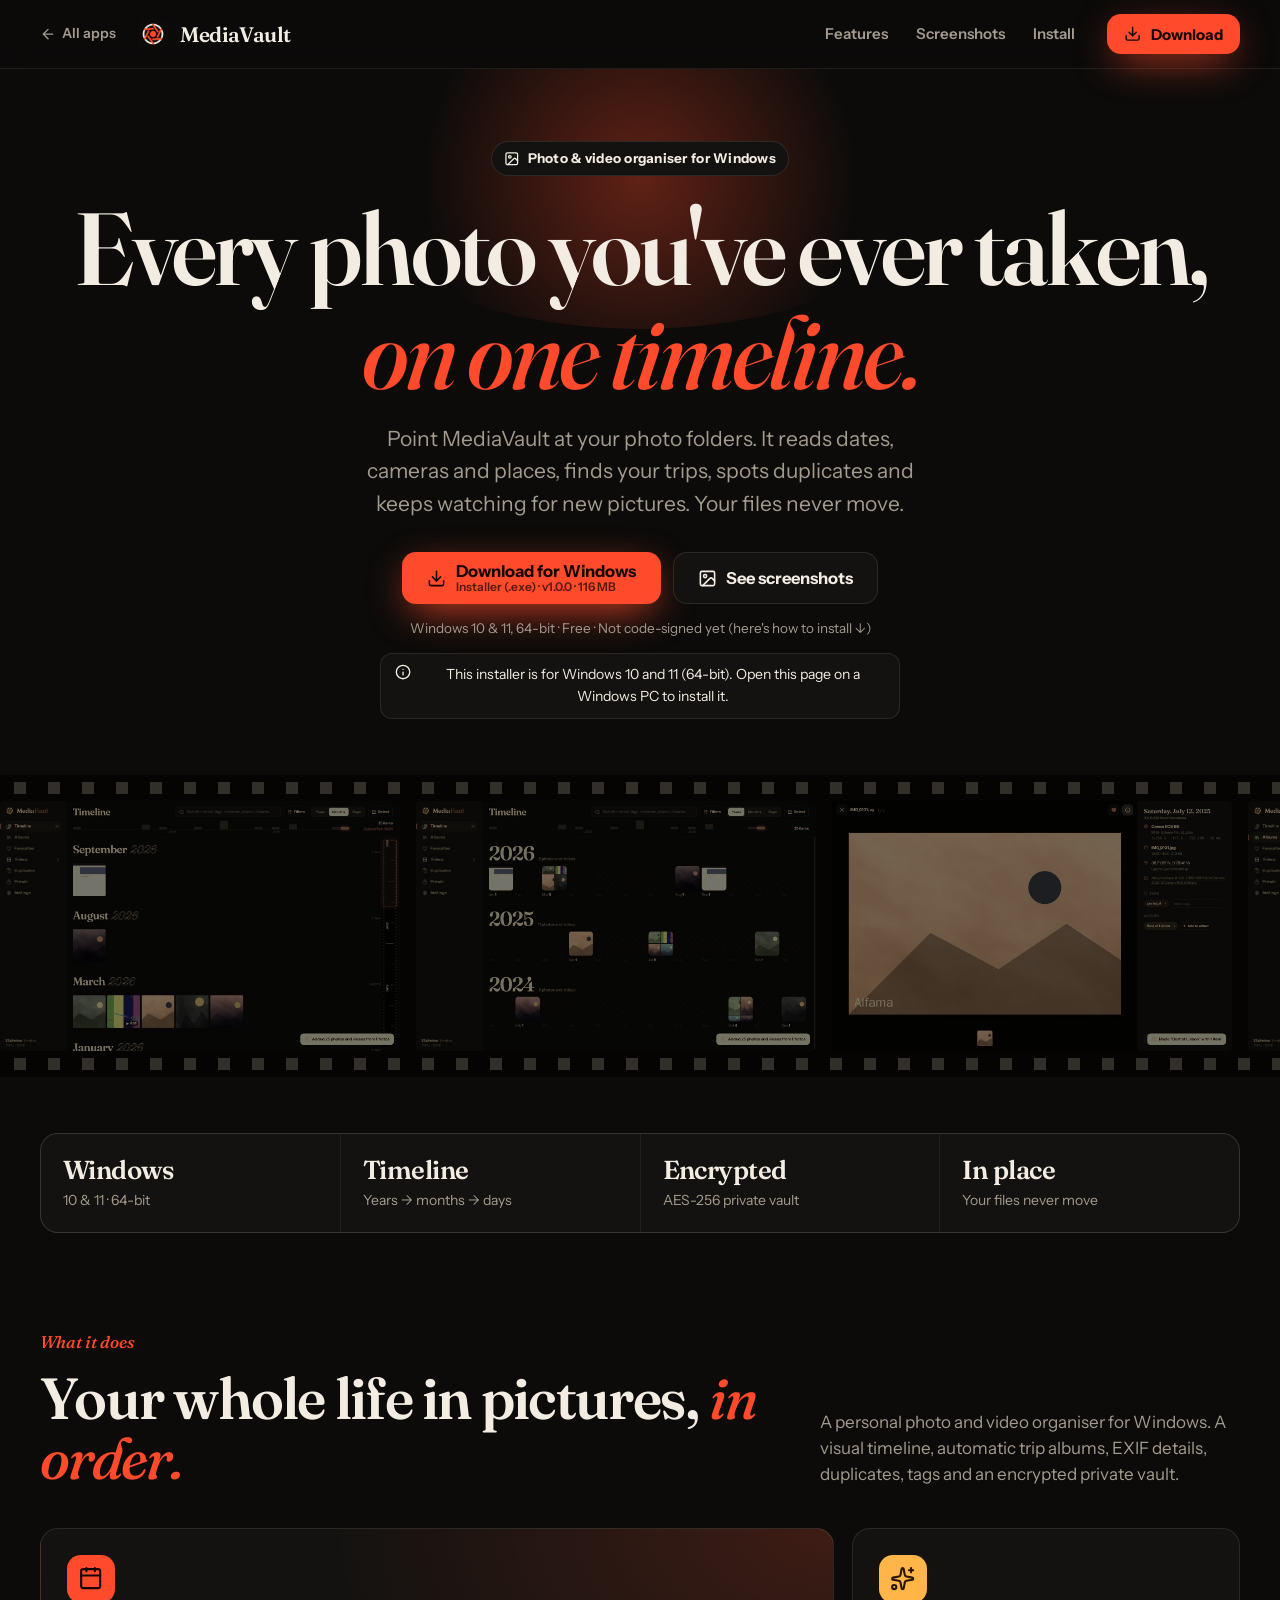
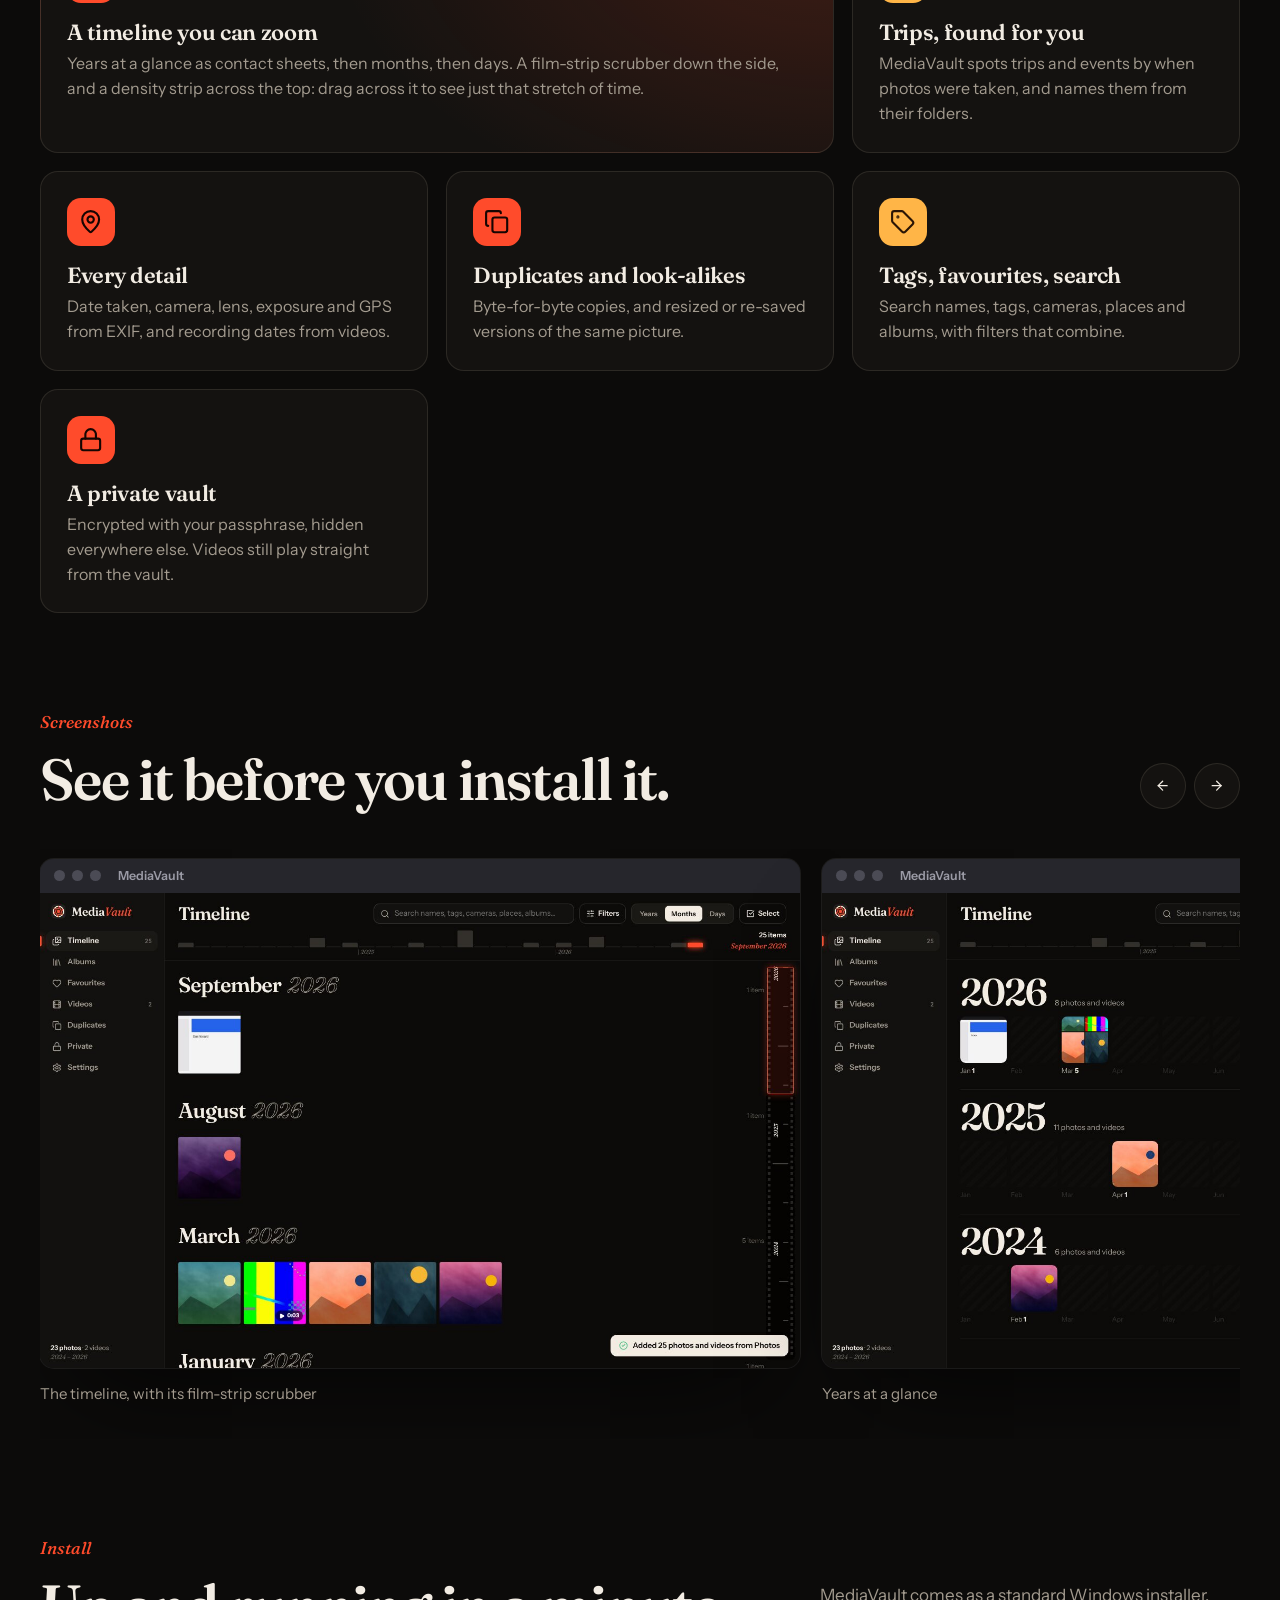
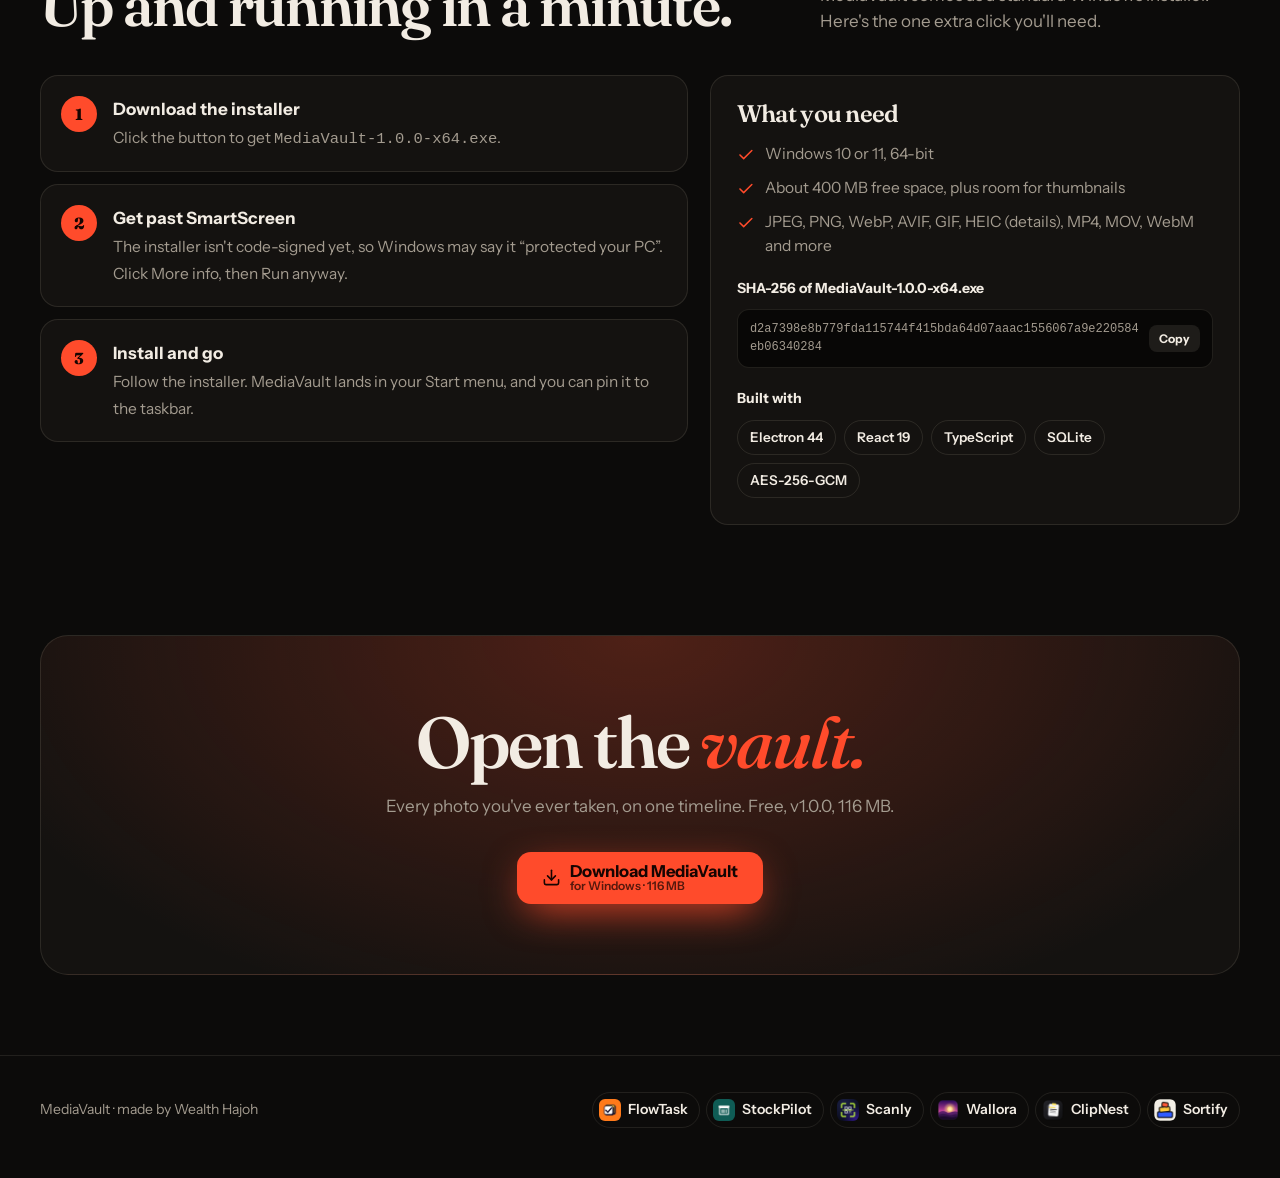
<file: mediavault/index.html>
<!doctype html>
<html lang="en" data-root="../">
<head>
<meta charset="utf-8">
<meta name="viewport" content="width=device-width, initial-scale=1">
<title>MediaVault: Every photo you've ever taken, on one timeline.</title>
<meta name="description" content="MediaVault: a personal photo and video organiser for Windows. A visual timeline, automatic trip albums, EXIF details, duplicates, tags and an encrypted private vault.">
<meta property="og:title" content="MediaVault: Every photo you've ever taken, on one timeline.">
<meta property="og:description" content="MediaVault: a personal photo and video organiser for Windows. A visual timeline, automatic trip albums, EXIF details, duplicates, tags and an encrypted private vault.">
<meta property="og:image" content="img/timeline.jpg">
<meta name="theme-color" content="#FF4B2B">
<link rel="icon" href="img/icon.png">
<link rel="preconnect" href="https://fonts.googleapis.com">
<link rel="preconnect" href="https://fonts.gstatic.com" crossorigin>
<link rel="stylesheet" href="https://fonts.googleapis.com/css2?family=Fraunces:ital,opsz,wght@0,9..144,400..700;1,9..144,400..700&family=Instrument+Sans:wght@400..700&display=swap">
<link rel="stylesheet" href="../assets/base.css">
<style>
:root{--bg:#0C0B0A;--bg-2:#080706;--surface:#141210;--text:#F2ECE3;--muted:#A39B8F;--line:rgba(255,238,214,.09);--accent:#FF4B2B;--accent-ink:#160502;--accent-2:#FFB547;--accent-2-ink:#2A1505;--radius:18px;--card-border:1px solid rgba(255,238,214,.1);--font-display:"Fraunces",serif;--display-weight:600;--display-tracking:-0.03em;--font-body:"Instrument Sans",sans-serif;--btn-shadow:0 12px 40px -10px #FF4B2B;--star-bg:radial-gradient(500px 300px at 100% 0%,rgba(255,75,43,.18),transparent),#141210;--final-bg:radial-gradient(700px 400px at 50% 0%,rgba(255,75,43,.25),transparent),#141210}
body{background:radial-gradient(1100px 700px at 50% -20%,rgba(255,75,43,.16),transparent 60%),#0C0B0A}
h1 em,h2 em{font-style:italic;color:#FF4B2B;font-weight:500}
.kicker{font-family:"Fraunces",serif;font-style:italic;text-transform:none;letter-spacing:0;font-size:17px;font-weight:500}
.mv-hero{text-align:center}
.mv-hero .lead{margin:0 auto}.mv-hero .cta-row{justify-content:center}
.mv-hero .fine,.mv-hero .platform-note{margin-left:auto;margin-right:auto;justify-content:center}
.mv-hero h1{font-size:clamp(52px,8vw,112px)}
.film{position:relative;margin:56px 0 0;padding:26px 0;background:#050403;overflow:hidden}
.film::before,.film::after{content:"";position:absolute;left:0;right:0;height:12px;background:repeating-linear-gradient(90deg,transparent 0 14px,rgba(255,238,214,.18) 14px 26px,transparent 26px 34px);background-size:34px 12px}
.film::before{top:7px}.film::after{bottom:7px}
.film-track{display:flex;gap:16px;width:max-content;animation:roll 60s linear infinite}
.film-track img{height:250px;width:auto;border-radius:4px;animation:develop 6s ease-in-out infinite;filter:sepia(.7) brightness(.45)}
.film-track img:nth-child(3n){animation-delay:-2s}.film-track img:nth-child(3n+1){animation-delay:-4s}
@keyframes roll{to{transform:translateX(-50%)}}
@keyframes develop{0%,100%{filter:sepia(.8) brightness(.35)}40%,75%{filter:none}}
.safelight{position:absolute;top:-40px;left:50%;transform:translateX(-50%);width:600px;height:300px;border-radius:50%;background:radial-gradient(circle,rgba(255,75,43,.35),transparent 65%);z-index:-1;animation:glow 5s ease-in-out infinite}
@keyframes glow{50%{opacity:.6}}
</style>
</head>
<body class="p-mediavault" data-platform="windows">
<header class="nav">
  <div class="wrap">
    <a class="back" href="../" aria-label="All apps"><svg class="icon" viewBox="0 0 24 24" aria-hidden="true"><path d="m12 19-7-7 7-7"/><path d="M19 12H5"/></svg><span>All apps</span></a>
    <a class="brand" href="#top"><img src="img/icon.png" alt="">MediaVault</a>
    <nav class="nav-links"><a href="#features">Features</a><a href="#screens">Screenshots</a><a href="#install">Install</a></nav>
    <a class="btn primary small" href="../downloads/MediaVault-1.0.0-x64.exe" data-download="mediavault"><svg class="icon" viewBox="0 0 24 24" aria-hidden="true"><path d="M12 15V3"/><path d="M21 15v4a2 2 0 0 1-2 2H5a2 2 0 0 1-2-2v-4"/><path d="m7 10 5 5 5-5"/></svg> Download</a>
  </div>
</header>

<main id="top">
<section class="hero">
<span class="safelight"></span>
<div class="wrap mv-hero">
  <span class="eyebrow"><svg class="icon" viewBox="0 0 24 24" aria-hidden="true"><rect width="18" height="18" x="3" y="3" rx="2" ry="2"/><circle cx="9" cy="9" r="2"/><path d="m21 15-3.086-3.086a2 2 0 0 0-2.828 0L6 21"/></svg> Photo & video organiser for Windows</span>
  <h1>Every photo you've ever taken,<br><em>on one timeline.</em></h1>
  <p class="lead">Point MediaVault at your photo folders. It reads dates, cameras and places, finds your trips, spots duplicates and keeps watching for new pictures. Your files never move.</p>
  
    <div class="cta-row">
      <a class="btn primary" href="../downloads/MediaVault-1.0.0-x64.exe" data-download="mediavault">
        <svg class="icon" viewBox="0 0 24 24" aria-hidden="true"><path d="M12 15V3"/><path d="M21 15v4a2 2 0 0 1-2 2H5a2 2 0 0 1-2-2v-4"/><path d="m7 10 5 5 5-5"/></svg><span class="btn-text">Download for Windows<span class="sub">Installer (.exe) · v1.0.0 · 116 MB</span></span>
      </a>
      <a class="btn" href="#screens"><svg class="icon" viewBox="0 0 24 24" aria-hidden="true"><rect width="18" height="18" x="3" y="3" rx="2" ry="2"/><circle cx="9" cy="9" r="2"/><path d="m21 15-3.086-3.086a2 2 0 0 0-2.828 0L6 21"/></svg> See screenshots</a>
    </div>
    <p class="fine">Windows 10 & 11, 64-bit · Free · Not code-signed yet (here's how to install ↓)</p>
    <div class="platform-note"><svg class="icon" viewBox="0 0 24 24" aria-hidden="true"><circle cx="12" cy="12" r="10"/><path d="M12 16v-4"/><path d="M12 8h.01"/></svg><span></span></div>
</div>
<div class="film" aria-hidden="true"><div class="film-track"><img src="img/timeline.jpg" alt=""><img src="img/years.jpg" alt=""><img src="img/viewer.jpg" alt=""><img src="img/albums.jpg" alt=""><img src="img/date-range.jpg" alt=""><img src="img/duplicates.jpg" alt=""><img src="img/contact-sheet.jpg" alt=""><img src="img/timeline.jpg" alt=""><img src="img/years.jpg" alt=""><img src="img/viewer.jpg" alt=""><img src="img/albums.jpg" alt=""><img src="img/date-range.jpg" alt=""><img src="img/duplicates.jpg" alt=""><img src="img/contact-sheet.jpg" alt=""></div></div></section>

<div class="wrap reveal">
  <div class="facts"><div class="fact"><b>Windows</b><span>10 & 11 · 64-bit</span></div><div class="fact"><b>Timeline</b><span>Years → months → days</span></div><div class="fact"><b>Encrypted</b><span>AES-256 private vault</span></div><div class="fact"><b>In place</b><span>Your files never move</span></div></div>
</div>

<section class="block" id="features">
  <div class="wrap">
    <div class="section-head reveal">
      <div><span class="kicker">What it does</span><h2>Your whole life in pictures, <em>in order.</em></h2></div>
      <p>A personal photo and video organiser for Windows. A visual timeline, automatic trip albums, EXIF details, duplicates, tags and an encrypted private vault.</p>
    </div>
    <div class="features">
      <article class="feature reveal star"><span class="f-icon"><svg class="icon" viewBox="0 0 24 24" aria-hidden="true"><path d="M8 2v3"/><path d="M16 2v3"/><rect x="3" y="3" width="18" height="18" rx="2"/><path d="M3 9h18"/></svg></span><h3>A timeline you can zoom</h3><p>Years at a glance as contact sheets, then months, then days. A film-strip scrubber down the side, and a density strip across the top: drag across it to see just that stretch of time.</p></article>
      <article class="feature reveal"><span class="f-icon"><svg class="icon" viewBox="0 0 24 24" aria-hidden="true"><path d="M11.017 2.814a1 1 0 0 1 1.966 0l1.051 5.558a2 2 0 0 0 1.594 1.594l5.558 1.051a1 1 0 0 1 0 1.966l-5.558 1.051a2 2 0 0 0-1.594 1.594l-1.051 5.558a1 1 0 0 1-1.966 0l-1.051-5.558a2 2 0 0 0-1.594-1.594l-5.558-1.051a1 1 0 0 1 0-1.966l5.558-1.051a2 2 0 0 0 1.594-1.594z"/><path d="M20 2v4"/><path d="M22 4h-4"/><circle cx="4" cy="20" r="2"/></svg></span><h3>Trips, found for you</h3><p>MediaVault spots trips and events by when photos were taken, and names them from their folders.</p></article>
      <article class="feature reveal"><span class="f-icon"><svg class="icon" viewBox="0 0 24 24" aria-hidden="true"><path d="M20 10c0 4.993-5.539 10.193-7.399 11.799a1 1 0 0 1-1.202 0C9.539 20.193 4 14.993 4 10a8 8 0 0 1 16 0"/><circle cx="12" cy="10" r="3"/></svg></span><h3>Every detail</h3><p>Date taken, camera, lens, exposure and GPS from EXIF, and recording dates from videos.</p></article>
      <article class="feature reveal"><span class="f-icon"><svg class="icon" viewBox="0 0 24 24" aria-hidden="true"><rect width="14" height="14" x="8" y="8" rx="2" ry="2"/><path d="M4 16c-1.1 0-2-.9-2-2V4c0-1.1.9-2 2-2h10c1.1 0 2 .9 2 2"/></svg></span><h3>Duplicates and look-alikes</h3><p>Byte-for-byte copies, and resized or re-saved versions of the same picture.</p></article>
      <article class="feature reveal"><span class="f-icon"><svg class="icon" viewBox="0 0 24 24" aria-hidden="true"><path d="M12.586 2.586A2 2 0 0 0 11.172 2H4a2 2 0 0 0-2 2v7.172a2 2 0 0 0 .586 1.414l8.704 8.704a2.426 2.426 0 0 0 3.42 0l6.58-6.58a2.426 2.426 0 0 0 0-3.42z"/><circle cx="7.5" cy="7.5" r=".5" fill="currentColor"/></svg></span><h3>Tags, favourites, search</h3><p>Search names, tags, cameras, places and albums, with filters that combine.</p></article>
      <article class="feature reveal"><span class="f-icon"><svg class="icon" viewBox="0 0 24 24" aria-hidden="true"><rect width="18" height="11" x="3" y="11" rx="2" ry="2"/><path d="M7 11V7a5 5 0 0 1 10 0v4"/></svg></span><h3>A private vault</h3><p>Encrypted with your passphrase, hidden everywhere else. Videos still play straight from the vault.</p></article>
    </div>
  </div>
</section>

<section class="block" id="screens">
  <div class="wrap">
    <div class="section-head reveal">
      <div><span class="kicker">Screenshots</span><h2>See it before you install it.</h2></div>
      <div class="gallery-nav"><button data-gallery-prev="g" aria-label="Previous screenshots"><svg class="icon" viewBox="0 0 24 24" aria-hidden="true"><path d="m12 19-7-7 7-7"/><path d="M19 12H5"/></svg></button><button data-gallery-next="g" aria-label="Next screenshots"><svg class="icon" viewBox="0 0 24 24" aria-hidden="true"><path d="M5 12h14"/><path d="m12 5 7 7-7 7"/></svg></button></div>
    </div>
    <div class="gallery desktop" id="g">
      <figure><button data-zoom="img/timeline.jpg" aria-label="Enlarge: The timeline, with its film-strip scrubber"><div class="window"><div class="bar"><i></i><i></i><i></i><span>MediaVault</span></div><img src="img/timeline.jpg" alt="The timeline, with its film-strip scrubber" loading="lazy"></div></button><figcaption>The timeline, with its film-strip scrubber</figcaption></figure>
      <figure><button data-zoom="img/years.jpg" aria-label="Enlarge: Years at a glance"><div class="window"><div class="bar"><i></i><i></i><i></i><span>MediaVault</span></div><img src="img/years.jpg" alt="Years at a glance" loading="lazy"></div></button><figcaption>Years at a glance</figcaption></figure>
      <figure><button data-zoom="img/date-range.jpg" aria-label="Enlarge: Drag across the strip to pick dates"><div class="window"><div class="bar"><i></i><i></i><i></i><span>MediaVault</span></div><img src="img/date-range.jpg" alt="Drag across the strip to pick dates" loading="lazy"></div></button><figcaption>Drag across the strip to pick dates</figcaption></figure>
      <figure><button data-zoom="img/viewer.jpg" aria-label="Enlarge: The viewer, with EXIF and places"><div class="window"><div class="bar"><i></i><i></i><i></i><span>MediaVault</span></div><img src="img/viewer.jpg" alt="The viewer, with EXIF and places" loading="lazy"></div></button><figcaption>The viewer, with EXIF and places</figcaption></figure>
      <figure><button data-zoom="img/albums.jpg" aria-label="Enlarge: Trips and events, found automatically"><div class="window"><div class="bar"><i></i><i></i><i></i><span>MediaVault</span></div><img src="img/albums.jpg" alt="Trips and events, found automatically" loading="lazy"></div></button><figcaption>Trips and events, found automatically</figcaption></figure>
      <figure><button data-zoom="img/duplicates.jpg" aria-label="Enlarge: Duplicates and look-alikes"><div class="window"><div class="bar"><i></i><i></i><i></i><span>MediaVault</span></div><img src="img/duplicates.jpg" alt="Duplicates and look-alikes" loading="lazy"></div></button><figcaption>Duplicates and look-alikes</figcaption></figure>
      <figure><button data-zoom="img/private-setup.jpg" aria-label="Enlarge: The encrypted Private vault"><div class="window"><div class="bar"><i></i><i></i><i></i><span>MediaVault</span></div><img src="img/private-setup.jpg" alt="The encrypted Private vault" loading="lazy"></div></button><figcaption>The encrypted Private vault</figcaption></figure>
      <figure><button data-zoom="img/contact-sheet.jpg" aria-label="Enlarge: The “contact sheet” light theme"><div class="window"><div class="bar"><i></i><i></i><i></i><span>MediaVault</span></div><img src="img/contact-sheet.jpg" alt="The “contact sheet” light theme" loading="lazy"></div></button><figcaption>The “contact sheet” light theme</figcaption></figure>
    </div>
  </div>
</section>

<section class="block" id="install">
  <div class="wrap">
    <div class="section-head reveal">
      <div><span class="kicker">Install</span><h2>Up and running in a minute.</h2></div>
      <p>MediaVault comes as a standard Windows installer. Here's the one extra click you'll need.</p>
    </div>
    <div class="install">
      <ol class="steps reveal"><li><div><b>Download the installer</b><span>Click the button to get <span class="mono">MediaVault-1.0.0-x64.exe</span>.</span></div></li><li><div><b>Get past SmartScreen</b><span>The installer isn't code-signed yet, so Windows may say it “protected your PC”. Click More info, then Run anyway.</span></div></li><li><div><b>Install and go</b><span>Follow the installer. MediaVault lands in your Start menu, and you can pin it to the taskbar.</span></div></li></ol>
      <aside class="side-card reveal">
        <h3>What you need</h3>
        <ul class="req"><li><svg class="icon" viewBox="0 0 24 24" aria-hidden="true"><path d="M20 6 9 17l-5-5"/></svg><span>Windows 10 or 11, 64-bit</span></li><li><svg class="icon" viewBox="0 0 24 24" aria-hidden="true"><path d="M20 6 9 17l-5-5"/></svg><span>About 400 MB free space, plus room for thumbnails</span></li><li><svg class="icon" viewBox="0 0 24 24" aria-hidden="true"><path d="M20 6 9 17l-5-5"/></svg><span>JPEG, PNG, WebP, AVIF, GIF, HEIC (details), MP4, MOV, WebM and more</span></li></ul>
        <div>
          <b style="font-size:14px">SHA-256 of MediaVault-1.0.0-x64.exe</b>
          <div class="hash mono" style="margin-top:8px"><span>d2a7398e8b779fda115744f415bda64d07aaac1556067a9e220584eb06340284</span><button data-copy="d2a7398e8b779fda115744f415bda64d07aaac1556067a9e220584eb06340284">Copy</button></div>
        </div>
        <div>
          <b style="font-size:14px">Built with</b>
          <div class="stack" style="margin-top:10px"><span>Electron 44</span><span>React 19</span><span>TypeScript</span><span>SQLite</span><span>AES-256-GCM</span></div>
        </div>
      </aside>
    </div>

    <div class="final reveal">
      <h2>Open the <em>vault.</em></h2>
      <p>Every photo you've ever taken, on one timeline. Free, v1.0.0, 116 MB.</p>
      <div class="cta-row"><a class="btn primary" href="../downloads/MediaVault-1.0.0-x64.exe" data-download="mediavault"><svg class="icon" viewBox="0 0 24 24" aria-hidden="true"><path d="M12 15V3"/><path d="M21 15v4a2 2 0 0 1-2 2H5a2 2 0 0 1-2-2v-4"/><path d="m7 10 5 5 5-5"/></svg><span class="btn-text">Download MediaVault<span class="sub">for Windows · 116 MB</span></span></a></div>
    </div>
  </div>
</section>
</main>

<footer class="foot">
  <div class="wrap">
    <span>MediaVault · made by Wealth Hajoh</span>
    <div class="others"><a href="../flowtask/"><img src="../flowtask/img/icon.png" alt="">FlowTask</a><a href="../stockpilot/"><img src="../stockpilot/img/icon.png" alt="">StockPilot</a><a href="../scanly/"><img src="../scanly/img/icon.png" alt="">Scanly</a><a href="../wallora/"><img src="../wallora/img/icon.png" alt="">Wallora</a><a href="../clipnest/"><img src="../clipnest/img/icon.png" alt="">ClipNest</a><a href="../sortify/"><img src="../sortify/img/icon.png" alt="">Sortify</a></div>
  </div>
</footer>
<script src="../config.js"></script>
<script src="../assets/site.js"></script>
</body>
</html>
</file>
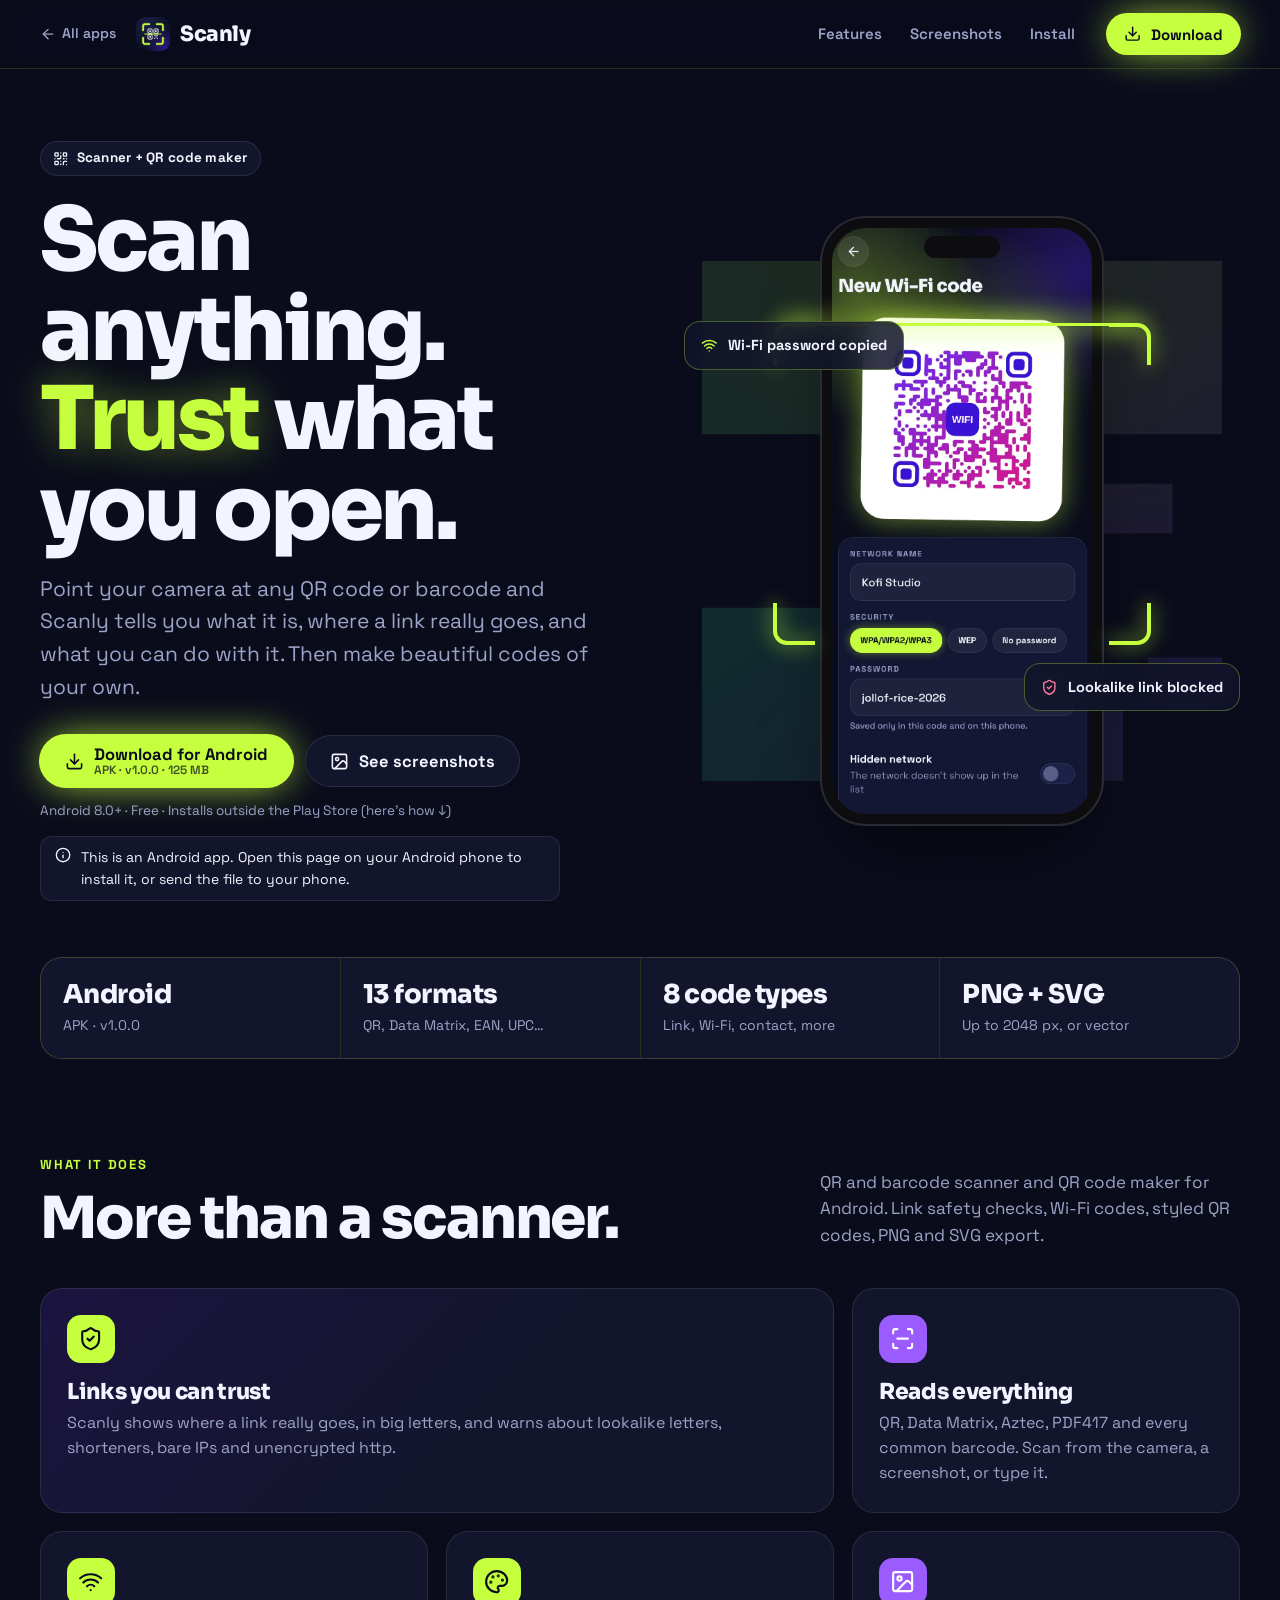
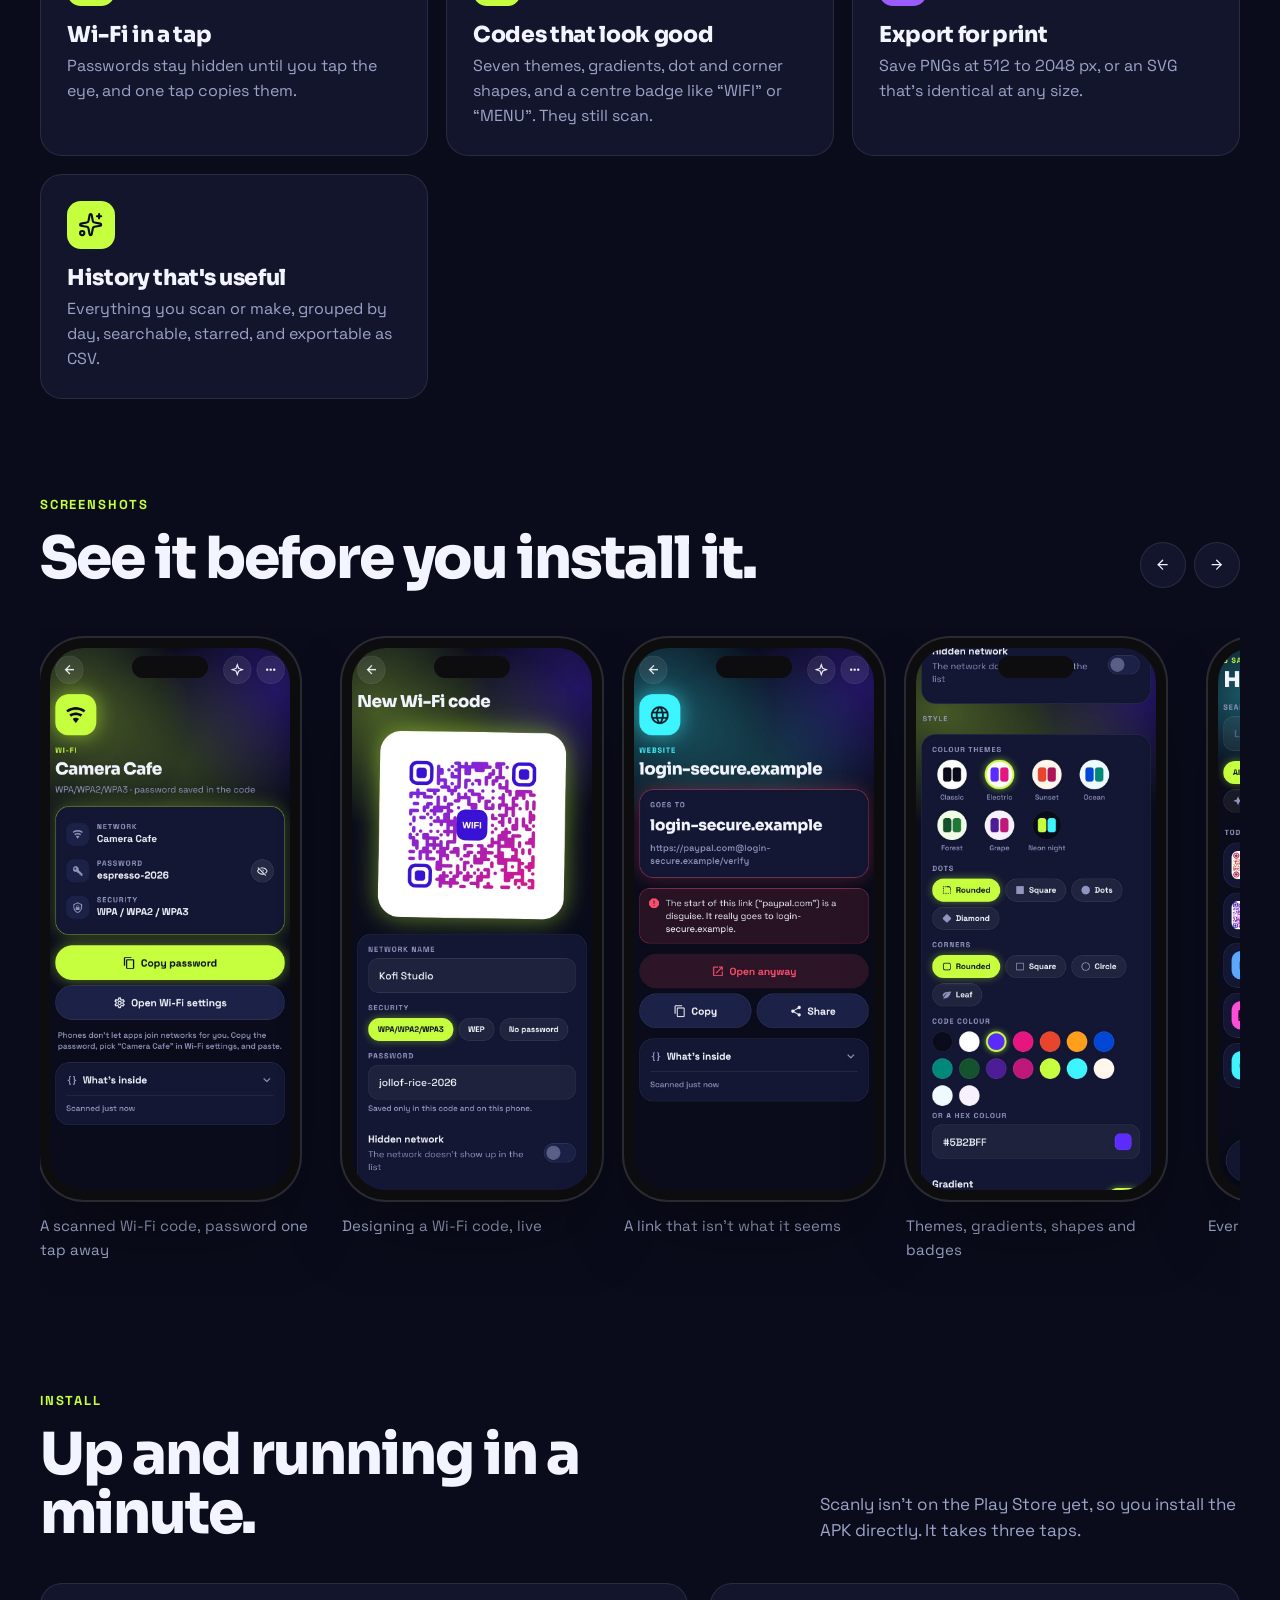
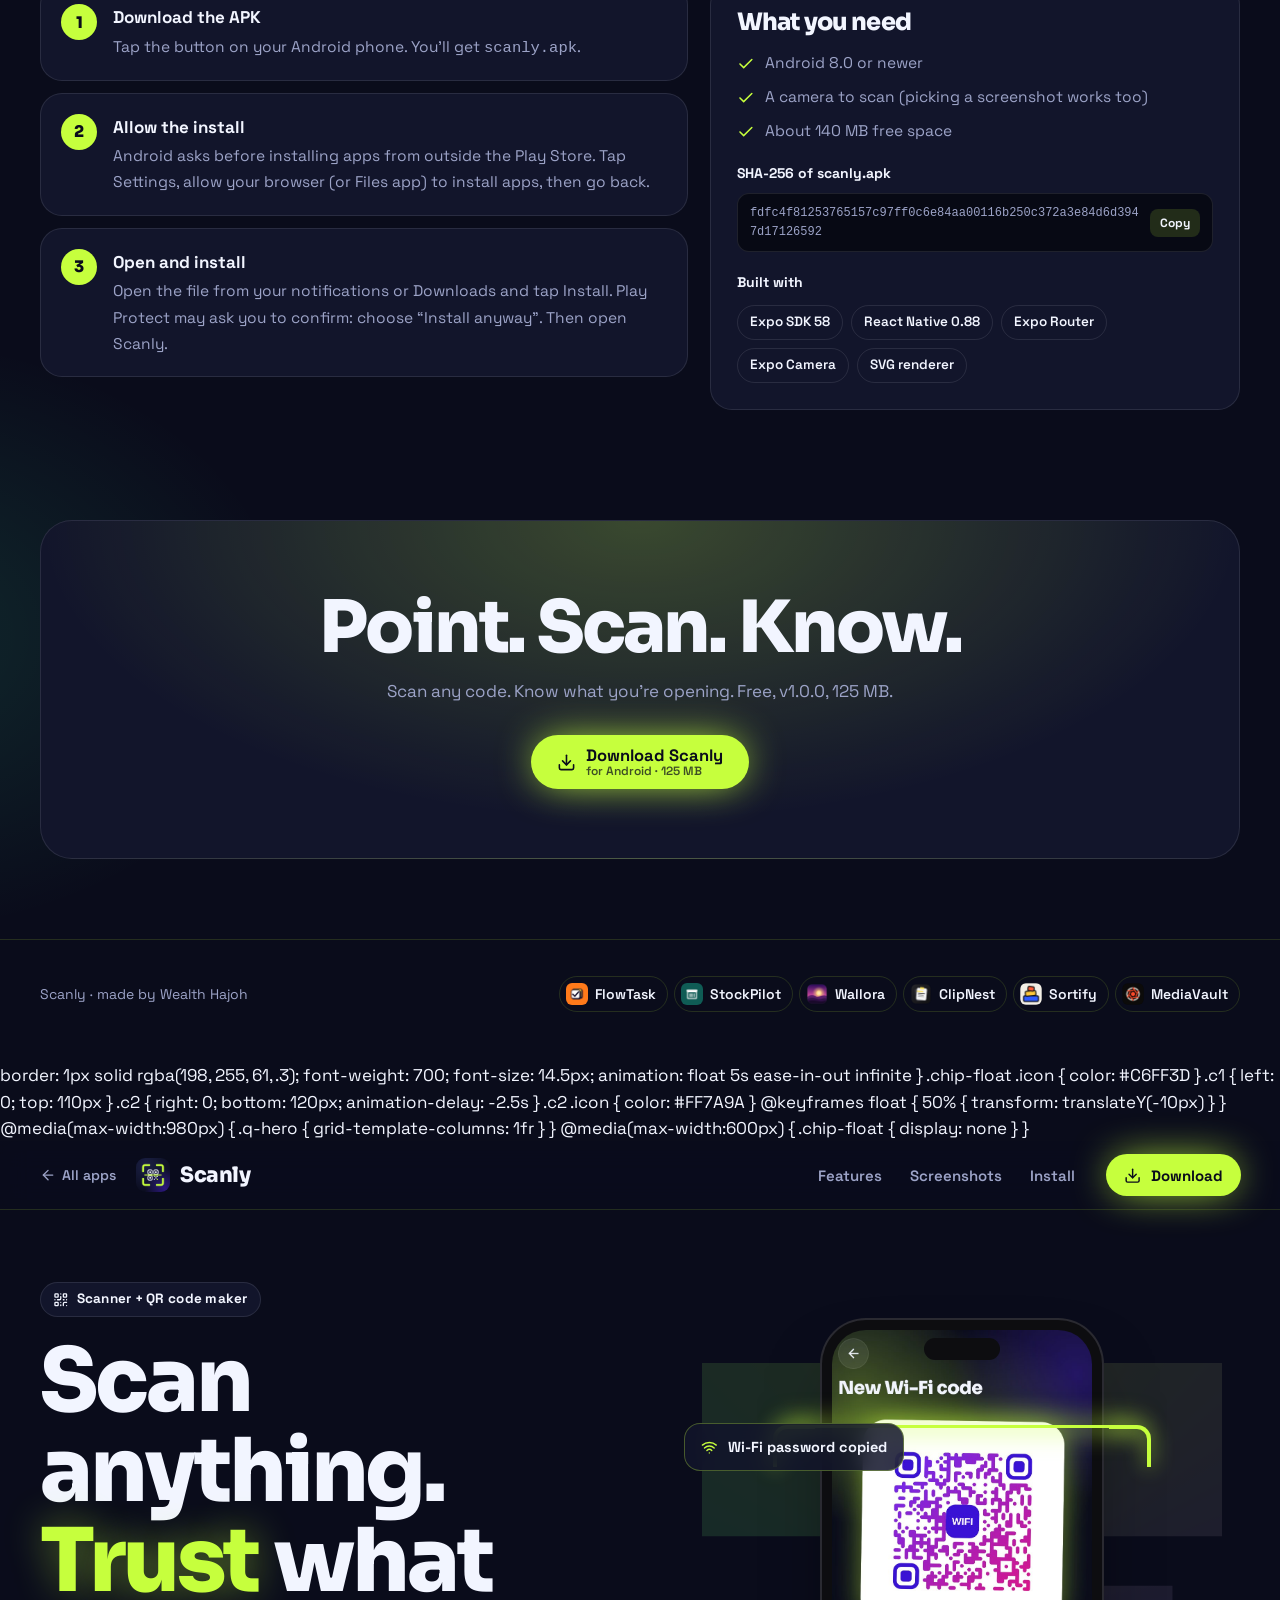
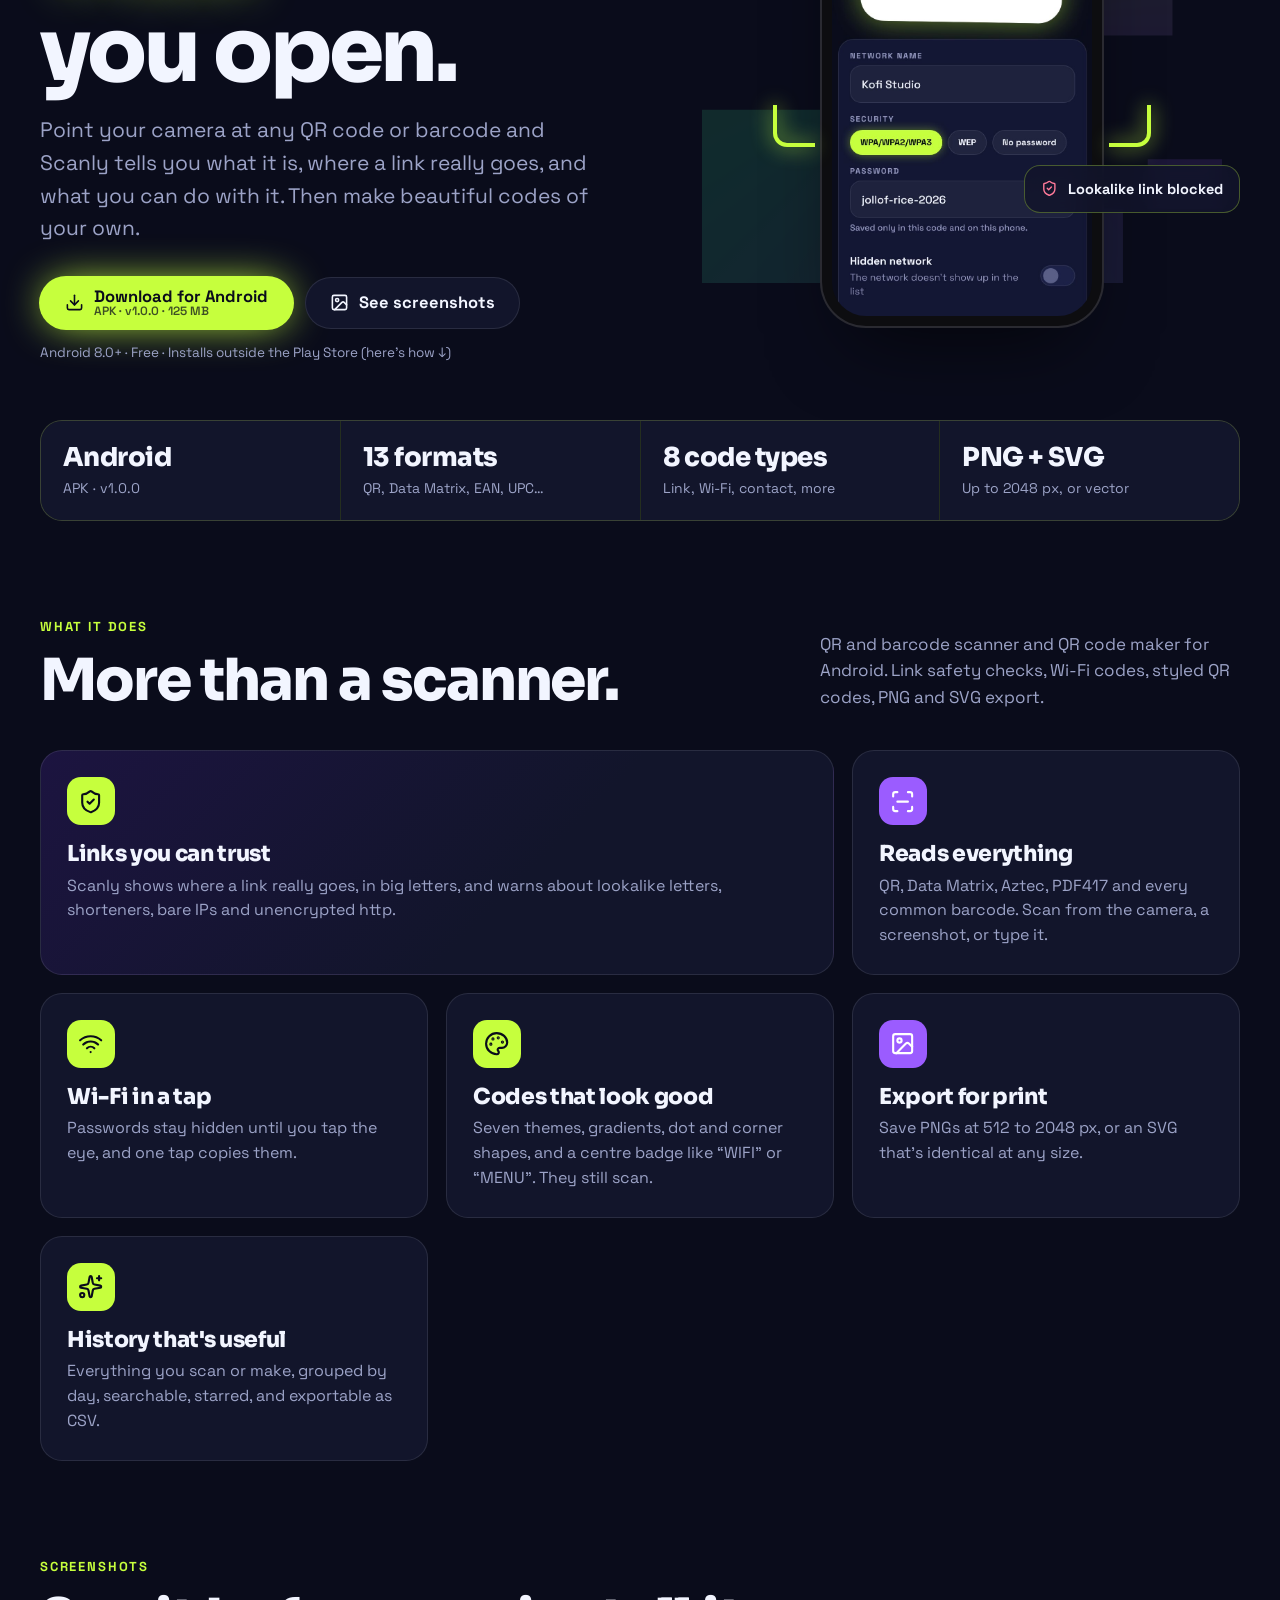
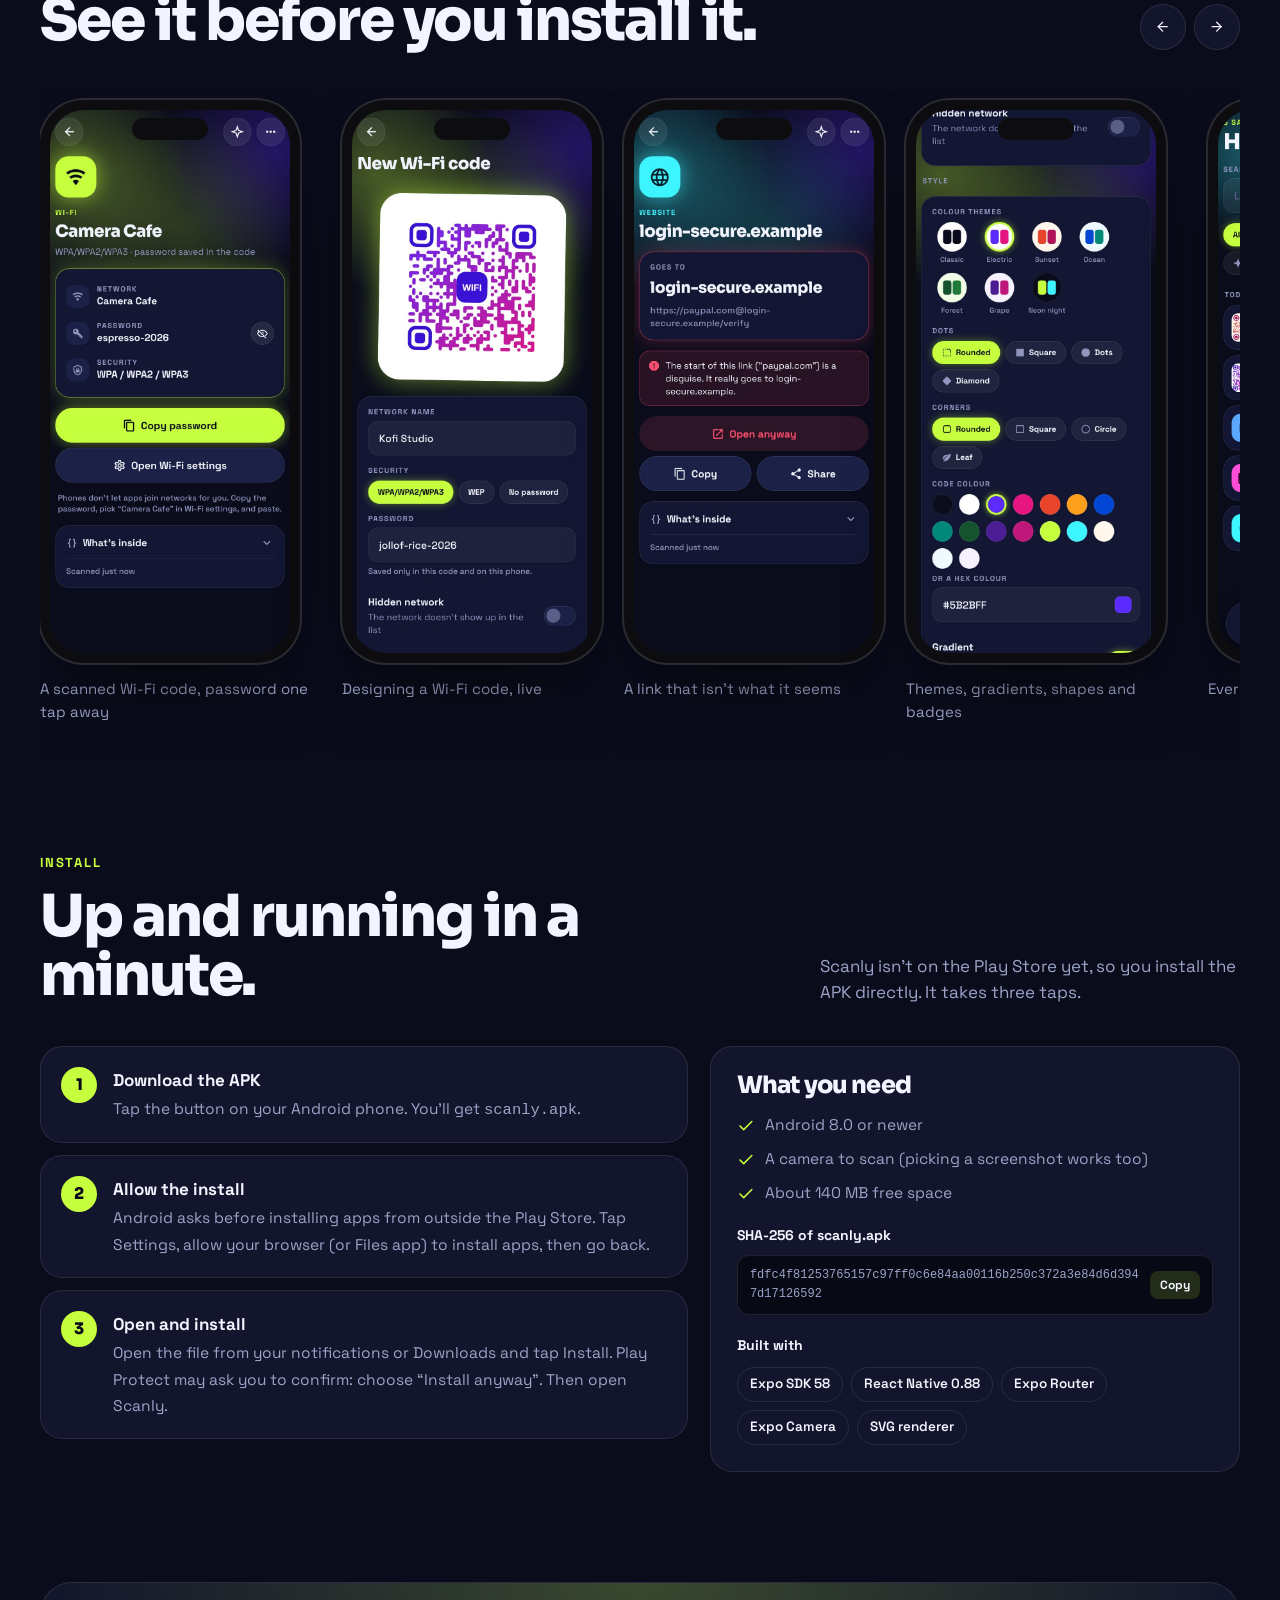
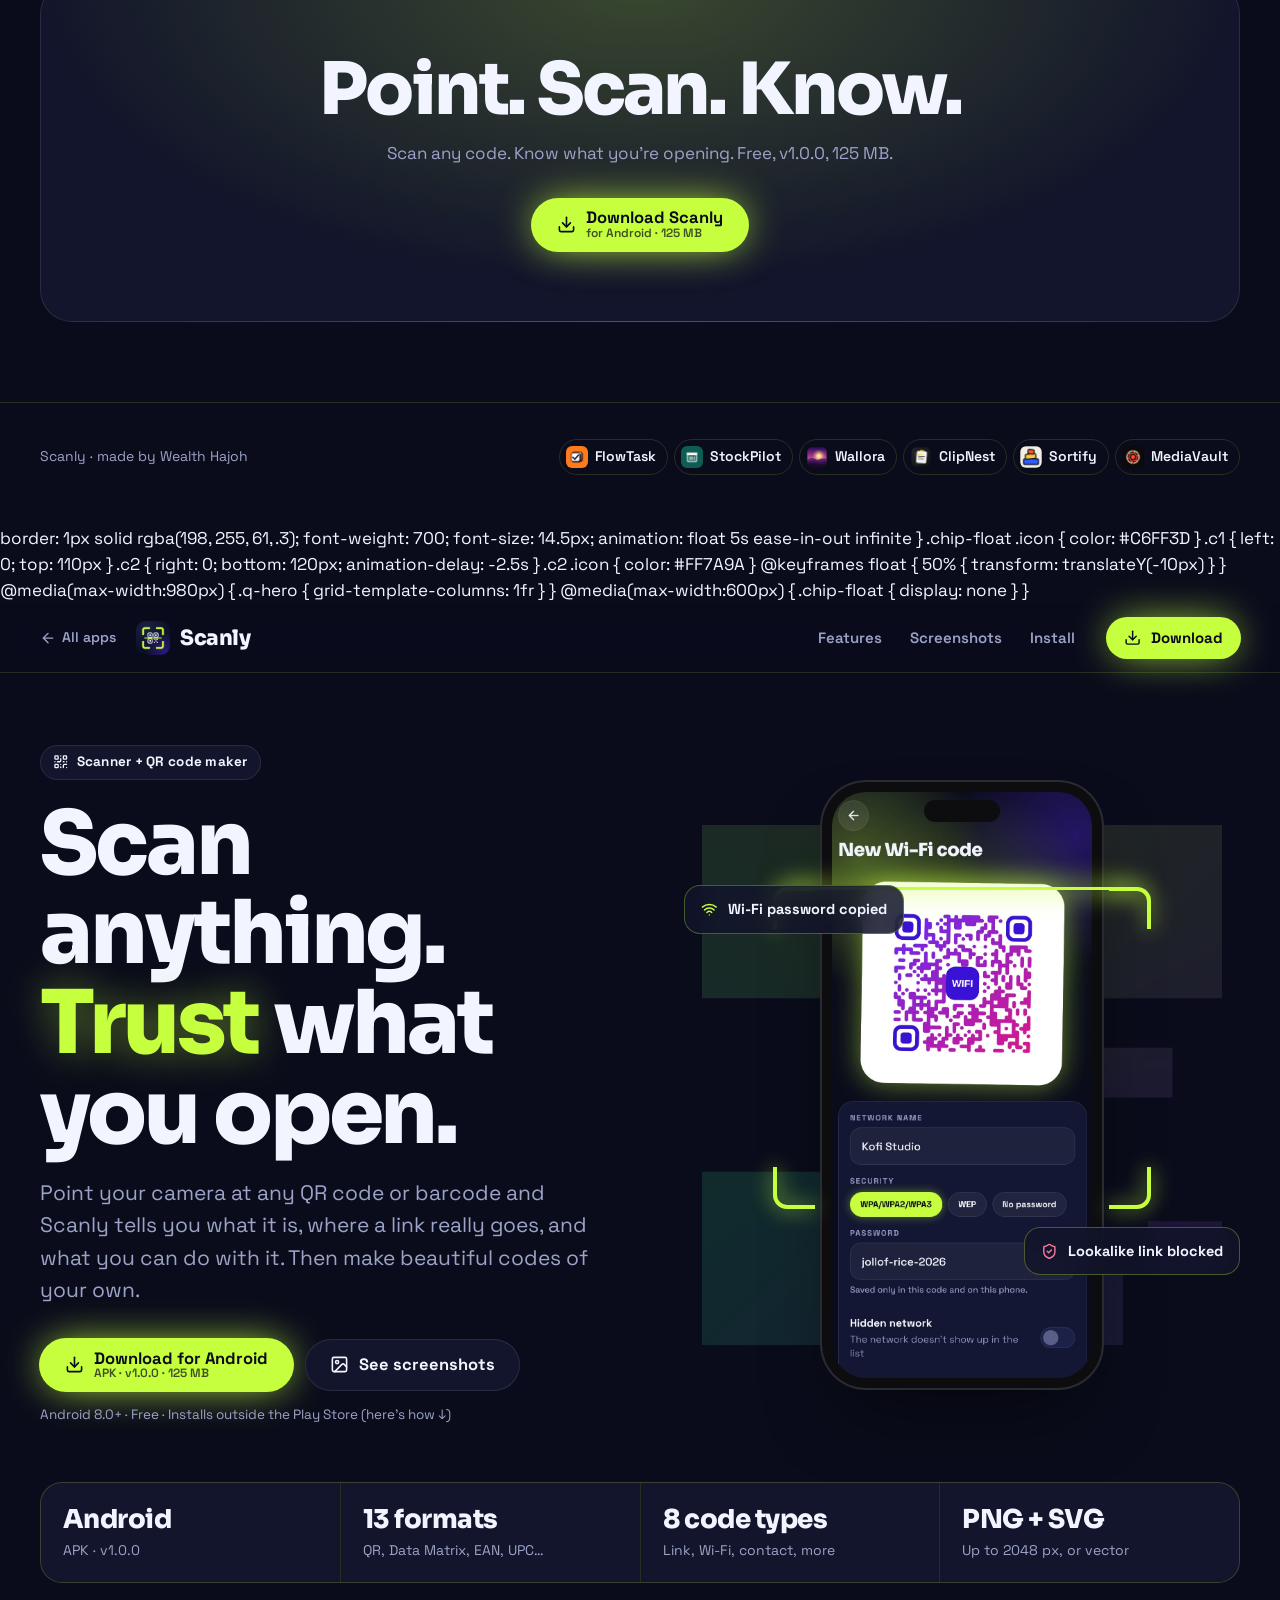
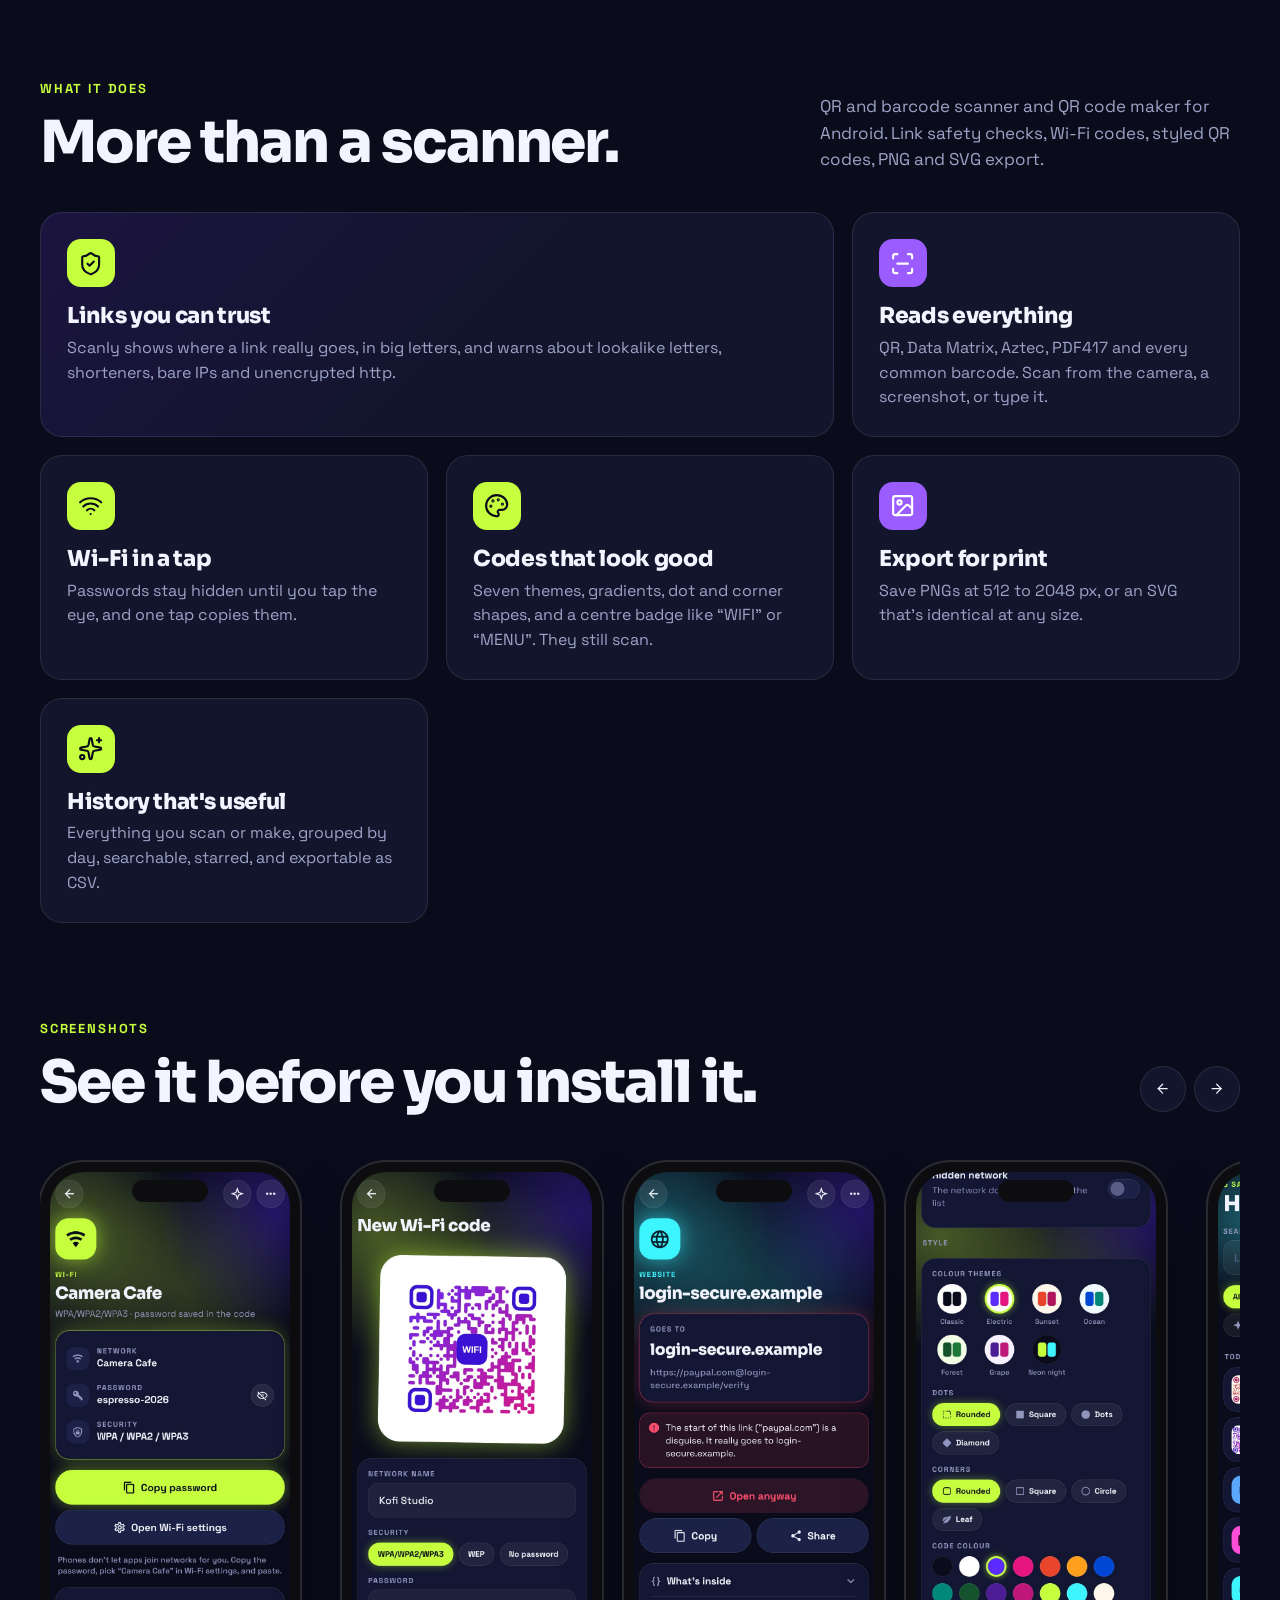
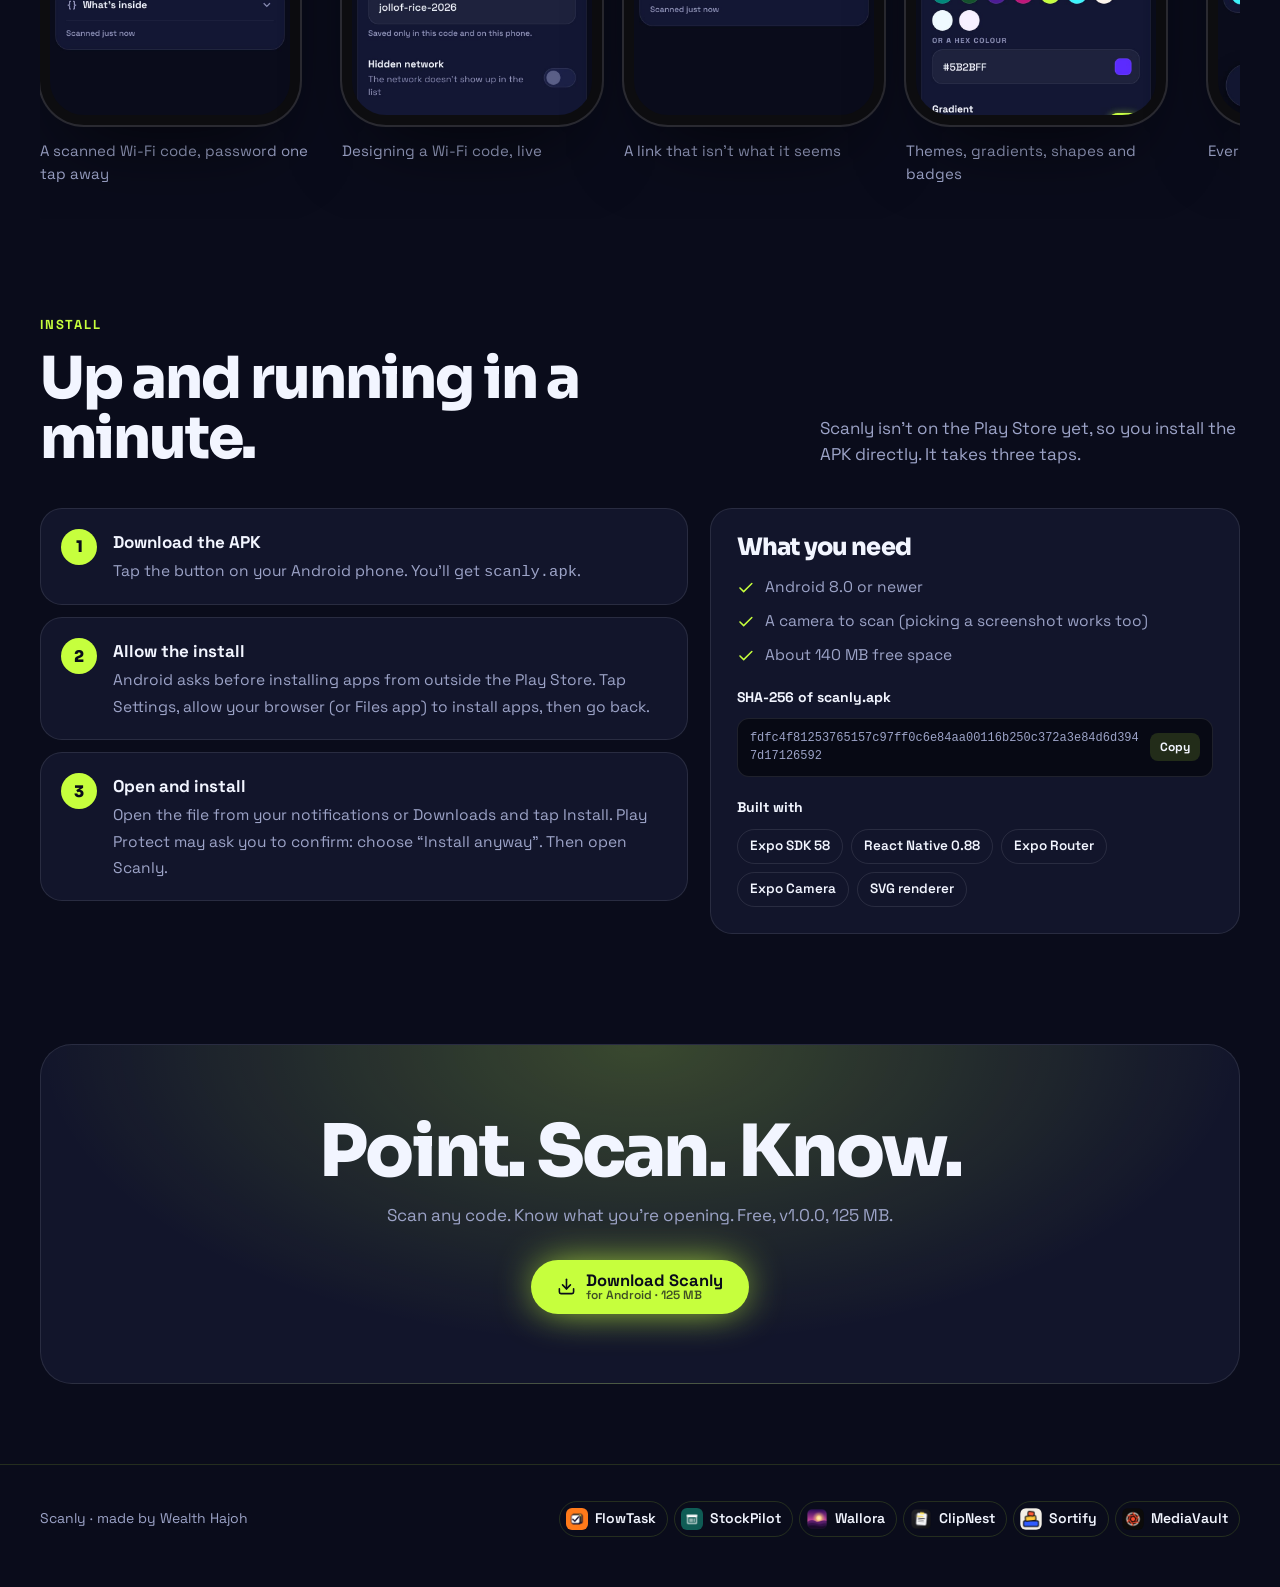
<file: scanly/index.html>
<!doctype html>
<html lang="en" data-root="../">

<head>
    <meta charset="utf-8">
    <meta name="viewport" content="width=device-width, initial-scale=1">
    <title>Scanly: Scan any code. Know what you're opening.</title>
    <meta name="description" content="Scanly: QR and barcode scanner and QR code maker for Android. Link safety checks, Wi-Fi codes, styled QR codes, PNG and SVG export.">
    <meta property="og:title" content="Scanly: Scan any code. Know what you're opening.">
    <meta property="og:description" content="Scanly: QR and barcode scanner and QR code maker for Android. Link safety checks, Wi-Fi codes, styled QR codes, PNG and SVG export.">
    <meta property="og:image" content="img/wifi-scanned.jpg">
    <meta name="theme-color" content="#C6FF3D">
    <link rel="icon" href="img/icon.png">
    <link rel="preconnect" href="https://fonts.googleapis.com">
    <link rel="preconnect" href="https://fonts.gstatic.com" crossorigin>
    <link rel="stylesheet" href="https://fonts.googleapis.com/css2?family=Sora:wght@500..800&family=Space+Grotesk:wght@400..700&display=swap">
    <link rel="stylesheet" href="../assets/base.css">
    <style>
         :root {
            --bg: #0A0C1B;
            --bg-2: #070914;
            --surface: #12152B;
            --text: #F2F5FF;
            --muted: #9CA3C7;
            --line: rgba(198, 255, 61, .14);
            --accent: #C6FF3D;
            --accent-ink: #0A0C1B;
            --accent-2: #9B5CFF;
            --radius: 22px;
            --card-border: 1px solid rgba(242, 245, 255, .1);
            --font-display: "Sora", sans-serif;
            --font-body: "Space Grotesk", sans-serif;
            --btn-shadow: 0 0 0 1px #C6FF3D, 0 0 40px -6px #C6FF3D;
            --btn-radius: 999px;
            --star-bg: linear-gradient(135deg, #1C1440, #12152B 60%);
            --final-bg: radial-gradient(600px 300px at 50% 0%, rgba(198, 255, 61, .22), transparent), #12152B
        }
        
        body {
            background: radial-gradient(900px 600px at 80% -10%, rgba(155, 92, 255, .28), transparent 60%), radial-gradient(700px 500px at -10% 30%, rgba(61, 255, 176, .12), transparent 60%), #0A0C1B
        }
        
        .q-hero {
            display: grid;
            grid-template-columns: 1.05fr .95fr;
            gap: 30px;
            align-items: center
        }
        
        .q-hero h1 .lime {
            color: #C6FF3D;
            text-shadow: 0 0 40px rgba(198, 255, 61, .45)
        }
        
        .q-stage {
            position: relative;
            height: 620px;
            display: grid;
            place-items: center
        }
        
        .q-stage .phone {
            width: 280px;
            z-index: 2
        }
        
        .viewfinder {
            position: absolute;
            inset: 18% 16% 30% 16%;
            z-index: 3;
            pointer-events: none
        }
        
        .viewfinder i {
            position: absolute;
            width: 42px;
            height: 42px;
            border: 4px solid #C6FF3D;
            filter: drop-shadow(0 0 10px #C6FF3D)
        }
        
        .viewfinder i:nth-child(1) {
            left: 0;
            top: 0;
            border-right: 0;
            border-bottom: 0;
            border-radius: 14px 0 0 0
        }
        
        .viewfinder i:nth-child(2) {
            right: 0;
            top: 0;
            border-left: 0;
            border-bottom: 0;
            border-radius: 0 14px 0 0
        }
        
        .viewfinder i:nth-child(3) {
            left: 0;
            bottom: 0;
            border-right: 0;
            border-top: 0;
            border-radius: 0 0 0 14px
        }
        
        .viewfinder i:nth-child(4) {
            right: 0;
            bottom: 0;
            border-left: 0;
            border-top: 0;
            border-radius: 0 0 14px 0
        }
        
        .viewfinder .beam {
            position: absolute;
            left: 4%;
            right: 4%;
            height: 3px;
            border-radius: 2px;
            background: #C6FF3D;
            box-shadow: 0 0 24px 4px rgba(198, 255, 61, .6);
            animation: beam 2.6s ease-in-out infinite
        }
        
        @keyframes beam {
            0%,
            100% {
                top: 6%
            }
            50% {
                top: 92%
            }
        }
        
        .qr-bg {
            position: absolute;
            width: 520px;
            height: 520px;
            opacity: .12;
            background: conic-gradient(from 0deg, #C6FF3D, #9B5CFF, #3DFFB0, #C6FF3D);
            -webkit-mask: url("data:image/svg+xml,%3Csvg xmlns='http://www.w3.org/2000/svg' viewBox='0 0 21 21'%3E%3Cpath d='M0 0h7v7H0zM14 0h7v7h-7zM0 14h7v7H0zM9 0h2v2H9zM9 4h3v2H9zM12 9h2v3h-2zM9 9h2v2H9zM16 9h3v2h-3zM9 14h2v4H9zM13 13h3v3h-3zM18 16h3v2h-3zM15 18h2v3h-2zM11 19h2v2h-2z'/%3E%3C/svg%3E") center/contain no-repeat;
            animation: spin 40s linear infinite
        }
        
        @keyframes spin {
            to {
                transform: rotate(360deg)
            }
        }
        
        .chip-float {
            position: absolute;
            z-index: 4;
            display: flex;
            gap: 10px;
            align-items: center;
            padding: 12px 16px;
            border-radius: 16px;
            background: rgba(18, 21, 43, .85);
            backdrop-filter: blur(10px);
            border: 1px solid rgba(198, 255, 61, .3);
            font-weight: 700;
            font-size: 14.5px;
            animation: float 5s ease-in-out infinite
        }
        
        .chip-float .icon {
            color: #C6FF3D
        }
        
        .c1 {
            left: 0;
            top: 110px
        }
        
        .c2 {
            right: 0;
            bottom: 120px;
            animation-delay: -2.5s
        }
        
        .c2 .icon {
            color: #FF7A9A
        }
        
        @keyframes float {
            50% {
                transform: translateY(-10px)
            }
        }
        
        @media(max-width:980px) {
            .q-hero {
                grid-template-columns: 1fr
            }
        }
        
        @media(max-width:600px) {
            .chip-float {
                display: none
            }
        }
    </style>
</head>

<body class="p-scanly" data-platform="android">
    <header class="nav">
        <div class="wrap">
            <a class="back" href="../" aria-label="All apps"><svg class="icon" viewBox="0 0 24 24" aria-hidden="true"><path d="m12 19-7-7 7-7"/><path d="M19 12H5"/></svg><span>All apps</span></a>
            <a class="brand" href="#top"><img src="img/icon.png" alt="">Scanly</a>
            <nav class="nav-links"><a href="#features">Features</a><a href="#screens">Screenshots</a><a href="#install">Install</a></nav>
            <a class="btn primary small" href="../downloads/Scanly.apk" data-download="scanly"><svg class="icon" viewBox="0 0 24 24" aria-hidden="true"><path d="M12 15V3"/><path d="M21 15v4a2 2 0 0 1-2 2H5a2 2 0 0 1-2-2v-4"/><path d="m7 10 5 5 5-5"/></svg> Download</a>
        </div>
    </header>

    <main id="top">
        <section class="hero">
            <div class="wrap q-hero">
                <div>
                    <span class="eyebrow"><svg class="icon" viewBox="0 0 24 24" aria-hidden="true"><rect width="5" height="5" x="3" y="3" rx="1"/><rect width="5" height="5" x="16" y="3" rx="1"/><rect width="5" height="5" x="3" y="16" rx="1"/><path d="M21 16h-3a2 2 0 0 0-2 2v3"/><path d="M21 21v.01"/><path d="M12 7v3a2 2 0 0 1-2 2H7"/><path d="M3 12h.01"/><path d="M12 3h.01"/><path d="M12 16v.01"/><path d="M16 12h1"/><path d="M21 12v.01"/><path d="M12 21v-1"/></svg> Scanner + QR code maker</span>
                    <h1>Scan anything. <span class="lime">Trust</span> what you open.</h1>
                    <p class="lead">Point your camera at any QR code or barcode and Scanly tells you what it is, where a link really goes, and what you can do with it. Then make beautiful codes of your own.</p>

                    <div class="cta-row">
                        <a class="btn primary" href="../downloads/Scanly.apk" data-download="scanly">
                            <svg class="icon" viewBox="0 0 24 24" aria-hidden="true"><path d="M12 15V3"/><path d="M21 15v4a2 2 0 0 1-2 2H5a2 2 0 0 1-2-2v-4"/><path d="m7 10 5 5 5-5"/></svg><span class="btn-text">Download for Android<span class="sub">APK · v1.0.0 · 125 MB</span></span>
                        </a>
                        <a class="btn" href="#screens"><svg class="icon" viewBox="0 0 24 24" aria-hidden="true"><rect width="18" height="18" x="3" y="3" rx="2" ry="2"/><circle cx="9" cy="9" r="2"/><path d="m21 15-3.086-3.086a2 2 0 0 0-2.828 0L6 21"/></svg> See screenshots</a>
                    </div>
                    <p class="fine">Android 8.0+ · Free · Installs outside the Play Store (here's how ↓)</p>
                    <div class="platform-note"><svg class="icon" viewBox="0 0 24 24" aria-hidden="true"><circle cx="12" cy="12" r="10"/><path d="M12 16v-4"/><path d="M12 8h.01"/></svg><span></span></div>
                </div>
                <div class="q-stage" aria-hidden="true">
                    <span class="qr-bg"></span>
                    <div class="chip-float c1"><svg class="icon" viewBox="0 0 24 24" aria-hidden="true"><path d="M12 20h.01"/><path d="M2 8.82a15 15 0 0 1 20 0"/><path d="M5 12.859a10 10 0 0 1 14 0"/><path d="M8.5 16.429a5 5 0 0 1 7 0"/></svg> Wi-Fi password copied</div>
                    <div class="chip-float c2"><svg class="icon" viewBox="0 0 24 24" aria-hidden="true"><path d="M20 13c0 5-3.5 7.5-7.66 8.95a1 1 0 0 1-.67-.01C7.5 20.5 4 18 4 13V6a1 1 0 0 1 1-1c2 0 4.5-1.2 6.24-2.72a1.17 1.17 0 0 1 1.52 0C14.51 3.81 17 5 19 5a1 1 0 0 1 1 1z"/><path d="m9 12 2 2 4-4"/></svg>                        Lookalike link blocked</div>
                    <div class="phone"><img src="img/make-dark.jpg" alt=""></div>
                    <div class="viewfinder"><i></i><i></i><i></i><i></i><span class="beam"></span></div>
                </div>
            </div>
        </section>

        <div class="wrap reveal">
            <div class="facts">
                <div class="fact"><b>Android</b><span>APK · v1.0.0</span></div>
                <div class="fact"><b>13 formats</b><span>QR, Data Matrix, EAN, UPC…</span></div>
                <div class="fact"><b>8 code types</b><span>Link, Wi-Fi, contact, more</span></div>
                <div class="fact"><b>PNG + SVG</b><span>Up to 2048 px, or vector</span></div>
            </div>
        </div>

        <section class="block" id="features">
            <div class="wrap">
                <div class="section-head reveal">
                    <div><span class="kicker">What it does</span>
                        <h2>More than a scanner.</h2>
                    </div>
                    <p>QR and barcode scanner and QR code maker for Android. Link safety checks, Wi-Fi codes, styled QR codes, PNG and SVG export.</p>
                </div>
                <div class="features">
                    <article class="feature reveal star"><span class="f-icon"><svg class="icon" viewBox="0 0 24 24" aria-hidden="true"><path d="M20 13c0 5-3.5 7.5-7.66 8.95a1 1 0 0 1-.67-.01C7.5 20.5 4 18 4 13V6a1 1 0 0 1 1-1c2 0 4.5-1.2 6.24-2.72a1.17 1.17 0 0 1 1.52 0C14.51 3.81 17 5 19 5a1 1 0 0 1 1 1z"/><path d="m9 12 2 2 4-4"/></svg></span>
                        <h3>Links you can trust</h3>
                        <p>Scanly shows where a link really goes, in big letters, and warns about lookalike letters, shorteners, bare IPs and unencrypted http.</p>
                    </article>
                    <article class="feature reveal"><span class="f-icon"><svg class="icon" viewBox="0 0 24 24" aria-hidden="true"><path d="M3 7V5a2 2 0 0 1 2-2h2"/><path d="M17 3h2a2 2 0 0 1 2 2v2"/><path d="M21 17v2a2 2 0 0 1-2 2h-2"/><path d="M7 21H5a2 2 0 0 1-2-2v-2"/><path d="M7 12h10"/></svg></span>
                        <h3>Reads everything</h3>
                        <p>QR, Data Matrix, Aztec, PDF417 and every common barcode. Scan from the camera, a screenshot, or type it.</p>
                    </article>
                    <article class="feature reveal"><span class="f-icon"><svg class="icon" viewBox="0 0 24 24" aria-hidden="true"><path d="M12 20h.01"/><path d="M2 8.82a15 15 0 0 1 20 0"/><path d="M5 12.859a10 10 0 0 1 14 0"/><path d="M8.5 16.429a5 5 0 0 1 7 0"/></svg></span>
                        <h3>Wi-Fi in a tap</h3>
                        <p>Passwords stay hidden until you tap the eye, and one tap copies them.</p>
                    </article>
                    <article class="feature reveal"><span class="f-icon"><svg class="icon" viewBox="0 0 24 24" aria-hidden="true"><path d="M12 22a1 1 0 0 1 0-20 10 9 0 0 1 10 9 5 5 0 0 1-5 5h-2.25a1.75 1.75 0 0 0-1.4 2.8l.3.4a1.75 1.75 0 0 1-1.4 2.8z"/><circle cx="13.5" cy="6.5" r=".5" fill="currentColor"/><circle cx="17.5" cy="10.5" r=".5" fill="currentColor"/><circle cx="6.5" cy="12.5" r=".5" fill="currentColor"/><circle cx="8.5" cy="7.5" r=".5" fill="currentColor"/></svg></span>
                        <h3>Codes that look good</h3>
                        <p>Seven themes, gradients, dot and corner shapes, and a centre badge like “WIFI” or “MENU”. They still scan.</p>
                    </article>
                    <article class="feature reveal"><span class="f-icon"><svg class="icon" viewBox="0 0 24 24" aria-hidden="true"><rect width="18" height="18" x="3" y="3" rx="2" ry="2"/><circle cx="9" cy="9" r="2"/><path d="m21 15-3.086-3.086a2 2 0 0 0-2.828 0L6 21"/></svg></span>
                        <h3>Export for print</h3>
                        <p>Save PNGs at 512 to 2048 px, or an SVG that's identical at any size.</p>
                    </article>
                    <article class="feature reveal"><span class="f-icon"><svg class="icon" viewBox="0 0 24 24" aria-hidden="true"><path d="M11.017 2.814a1 1 0 0 1 1.966 0l1.051 5.558a2 2 0 0 0 1.594 1.594l5.558 1.051a1 1 0 0 1 0 1.966l-5.558 1.051a2 2 0 0 0-1.594 1.594l-1.051 5.558a1 1 0 0 1-1.966 0l-1.051-5.558a2 2 0 0 0-1.594-1.594l-5.558-1.051a1 1 0 0 1 0-1.966l5.558-1.051a2 2 0 0 0 1.594-1.594z"/><path d="M20 2v4"/><path d="M22 4h-4"/><circle cx="4" cy="20" r="2"/></svg></span>
                        <h3>History that's useful</h3>
                        <p>Everything you scan or make, grouped by day, searchable, starred, and exportable as CSV.</p>
                    </article>
                </div>
            </div>
        </section>

        <section class="block" id="screens">
            <div class="wrap">
                <div class="section-head reveal">
                    <div><span class="kicker">Screenshots</span>
                        <h2>See it before you install it.</h2>
                    </div>
                    <div class="gallery-nav"><button data-gallery-prev="g" aria-label="Previous screenshots"><svg class="icon" viewBox="0 0 24 24" aria-hidden="true"><path d="m12 19-7-7 7-7"/><path d="M19 12H5"/></svg></button><button data-gallery-next="g" aria-label="Next screenshots"><svg class="icon" viewBox="0 0 24 24" aria-hidden="true"><path d="M5 12h14"/><path d="m12 5 7 7-7 7"/></svg></button></div>
                </div>
                <div class="gallery mobile" id="g">
                    <figure><button data-zoom="img/wifi-scanned.jpg" aria-label="Enlarge: A scanned Wi-Fi code, password one tap away"><div class="phone"><img src="img/wifi-scanned.jpg" alt="A scanned Wi-Fi code, password one tap away" loading="lazy"></div></button>
                        <figcaption>A scanned Wi-Fi code, password one tap away</figcaption>
                    </figure>
                    <figure><button data-zoom="img/make-dark.jpg" aria-label="Enlarge: Designing a Wi-Fi code, live"><div class="phone"><img src="img/make-dark.jpg" alt="Designing a Wi-Fi code, live" loading="lazy"></div></button>
                        <figcaption>Designing a Wi-Fi code, live</figcaption>
                    </figure>
                    <figure><button data-zoom="img/link-warning.jpg" aria-label="Enlarge: A link that isn't what it seems"><div class="phone"><img src="img/link-warning.jpg" alt="A link that isn't what it seems" loading="lazy"></div></button>
                        <figcaption>A link that isn't what it seems</figcaption>
                    </figure>
                    <figure><button data-zoom="img/style.jpg" aria-label="Enlarge: Themes, gradients, shapes and badges"><div class="phone"><img src="img/style.jpg" alt="Themes, gradients, shapes and badges" loading="lazy"></div></button>
                        <figcaption>Themes, gradients, shapes and badges</figcaption>
                    </figure>
                    <figure><button data-zoom="img/history-dark.jpg" aria-label="Enlarge: Everything you've scanned and made"><div class="phone"><img src="img/history-dark.jpg" alt="Everything you've scanned and made" loading="lazy"></div></button>
                        <figcaption>Everything you've scanned and made</figcaption>
                    </figure>
                    <figure><button data-zoom="img/code-dark.jpg" aria-label="Enlarge: Your code, ready to share or print"><div class="phone"><img src="img/code-dark.jpg" alt="Your code, ready to share or print" loading="lazy"></div></button>
                        <figcaption>Your code, ready to share or print</figcaption>
                    </figure>
                    <figure><button data-zoom="img/product.jpg" aria-label="Enlarge: Barcodes look up the product"><div class="phone"><img src="img/product.jpg" alt="Barcodes look up the product" loading="lazy"></div></button>
                        <figcaption>Barcodes look up the product</figcaption>
                    </figure>
                    <figure><button data-zoom="img/contact-dark.jpg" aria-label="Enlarge: Contact cards become contacts"><div class="phone"><img src="img/contact-dark.jpg" alt="Contact cards become contacts" loading="lazy"></div></button>
                        <figcaption>Contact cards become contacts</figcaption>
                    </figure>
                    <figure><button data-zoom="img/create-dark.jpg" aria-label="Enlarge: Eight kinds of code to make"><div class="phone"><img src="img/create-dark.jpg" alt="Eight kinds of code to make" loading="lazy"></div></button>
                        <figcaption>Eight kinds of code to make</figcaption>
                    </figure>
                </div>
            </div>
        </section>

        <section class="block" id="install">
            <div class="wrap">
                <div class="section-head reveal">
                    <div><span class="kicker">Install</span>
                        <h2>Up and running in a minute.</h2>
                    </div>
                    <p>Scanly isn't on the Play Store yet, so you install the APK directly. It takes three taps.</p>
                </div>
                <div class="install">
                    <ol class="steps reveal">
                        <li>
                            <div><b>Download the APK</b><span>Tap the button on your Android phone. You'll get <span class="mono">scanly.apk</span>.</span>
                            </div>
                        </li>
                        <li>
                            <div><b>Allow the install</b><span>Android asks before installing apps from outside the Play Store. Tap Settings, allow your browser (or Files app) to install apps, then go back.</span></div>
                        </li>
                        <li>
                            <div><b>Open and install</b><span>Open the file from your notifications or Downloads and tap Install. Play Protect may ask you to confirm: choose “Install anyway”. Then open Scanly.</span></div>
                        </li>
                    </ol>
                    <aside class="side-card reveal">
                        <h3>What you need</h3>
                        <ul class="req">
                            <li><svg class="icon" viewBox="0 0 24 24" aria-hidden="true"><path d="M20 6 9 17l-5-5"/></svg><span>Android 8.0 or newer</span></li>
                            <li><svg class="icon" viewBox="0 0 24 24" aria-hidden="true"><path d="M20 6 9 17l-5-5"/></svg><span>A camera to scan (picking a screenshot works too)</span></li>
                            <li><svg class="icon" viewBox="0 0 24 24" aria-hidden="true"><path d="M20 6 9 17l-5-5"/></svg><span>About 140 MB free space</span></li>
                        </ul>
                        <div>
                            <b style="font-size:14px">SHA-256 of scanly.apk</b>
                            <div class="hash mono" style="margin-top:8px"><span>fdfc4f81253765157c97ff0c6e84aa00116b250c372a3e84d6d3947d17126592</span><button data-copy="fdfc4f81253765157c97ff0c6e84aa00116b250c372a3e84d6d3947d17126592">Copy</button></div>
                        </div>
                        <div>
                            <b style="font-size:14px">Built with</b>
                            <div class="stack" style="margin-top:10px"><span>Expo SDK 58</span><span>React Native 0.88</span><span>Expo Router</span><span>Expo Camera</span><span>SVG renderer</span></div>
                        </div>
                    </aside>
                </div>

                <div class="final reveal">
                    <h2>Point. Scan. Know.</h2>
                    <p>Scan any code. Know what you're opening. Free, v1.0.0, 125 MB.</p>
                    <div class="cta-row"><a class="btn primary" href="../downloads/scanly.apk" data-download="scanly"><svg class="icon" viewBox="0 0 24 24" aria-hidden="true"><path d="M12 15V3"/><path d="M21 15v4a2 2 0 0 1-2 2H5a2 2 0 0 1-2-2v-4"/><path d="m7 10 5 5 5-5"/></svg><span class="btn-text">Download Scanly<span class="sub">for Android · 125 MB</span></span></a></div>
                </div>
            </div>
        </section>
    </main>

    <footer class="foot">
        <div class="wrap">
            <span>Scanly · made by Wealth Hajoh</span>
            <div class="others">
                <a href="../flowtask/"><img src="../flowtask/img/icon.png" alt="">FlowTask</a>
                <a href="../stockpilot/"><img src="../stockpilot/img/icon.png" alt="">StockPilot</a>
                <a href="../wallora/"><img src="../wallora/img/icon.png" alt="">Wallora</a>
                <a href="../clipnest/"><img src="../clipnest/img/icon.png" alt="">ClipNest</a>
                <a href="../sortify/"><img src="../sortify/img/icon.png" alt="">Sortify</a>
                <a href="../mediavault/"><img src="../mediavault/img/icon.png" alt="">MediaVault</a>
            </div>
        </div>
    </footer>
    <script src="../config.js"></script>
    <script src="../assets/site.js"></script>
</body>

</html> border: 1px solid rgba(198, 255, 61, .3); font-weight: 700; font-size: 14.5px; animation: float 5s ease-in-out infinite } .chip-float .icon { color: #C6FF3D } .c1 { left: 0; top: 110px } .c2 { right: 0; bottom: 120px; animation-delay: -2.5s } .c2 .icon
{ color: #FF7A9A } @keyframes float { 50% { transform: translateY(-10px) } } @media(max-width:980px) { .q-hero { grid-template-columns: 1fr } } @media(max-width:600px) { .chip-float { display: none } }
</style>
</head>

<body class="p-scanly" data-platform="android">
    <header class="nav">
        <div class="wrap">
            <a class="back" href="../" aria-label="All apps"><svg class="icon" viewBox="0 0 24 24" aria-hidden="true"><path d="m12 19-7-7 7-7"/><path d="M19 12H5"/></svg><span>All apps</span></a>
            <a class="brand" href="#top"><img src="img/icon.png" alt="">Scanly</a>
            <nav class="nav-links"><a href="#features">Features</a><a href="#screens">Screenshots</a><a href="#install">Install</a></nav>
            <a class="btn primary small" href="../downloads/Scanly.apk" data-download="scanly"><svg class="icon" viewBox="0 0 24 24" aria-hidden="true"><path d="M12 15V3"/><path d="M21 15v4a2 2 0 0 1-2 2H5a2 2 0 0 1-2-2v-4"/><path d="m7 10 5 5 5-5"/></svg> Download</a>
        </div>
    </header>

    <main id="top">
        <section class="hero">
            <div class="wrap q-hero">
                <div>
                    <span class="eyebrow"><svg class="icon" viewBox="0 0 24 24" aria-hidden="true"><rect width="5" height="5" x="3" y="3" rx="1"/><rect width="5" height="5" x="16" y="3" rx="1"/><rect width="5" height="5" x="3" y="16" rx="1"/><path d="M21 16h-3a2 2 0 0 0-2 2v3"/><path d="M21 21v.01"/><path d="M12 7v3a2 2 0 0 1-2 2H7"/><path d="M3 12h.01"/><path d="M12 3h.01"/><path d="M12 16v.01"/><path d="M16 12h1"/><path d="M21 12v.01"/><path d="M12 21v-1"/></svg> Scanner + QR code maker</span>
                    <h1>Scan anything. <span class="lime">Trust</span> what you open.</h1>
                    <p class="lead">Point your camera at any QR code or barcode and Scanly tells you what it is, where a link really goes, and what you can do with it. Then make beautiful codes of your own.</p>

                    <div class="cta-row">
                        <a class="btn primary" href="../downloads/scanly.apk" data-download="scanly">
                            <svg class="icon" viewBox="0 0 24 24" aria-hidden="true"><path d="M12 15V3"/><path d="M21 15v4a2 2 0 0 1-2 2H5a2 2 0 0 1-2-2v-4"/><path d="m7 10 5 5 5-5"/></svg><span class="btn-text">Download for Android<span class="sub">APK · v1.0.0 · 125 MB</span></span>
                        </a>
                        <a class="btn" href="#screens"><svg class="icon" viewBox="0 0 24 24" aria-hidden="true"><rect width="18" height="18" x="3" y="3" rx="2" ry="2"/><circle cx="9" cy="9" r="2"/><path d="m21 15-3.086-3.086a2 2 0 0 0-2.828 0L6 21"/></svg> See screenshots</a>
                    </div>
                    <p class="fine">Android 8.0+ · Free · Installs outside the Play Store (here's how ↓)</p>
                    <div class="platform-note"><svg class="icon" viewBox="0 0 24 24" aria-hidden="true"><circle cx="12" cy="12" r="10"/><path d="M12 16v-4"/><path d="M12 8h.01"/></svg><span></span></div>
                </div>
                <div class="q-stage" aria-hidden="true">
                    <span class="qr-bg"></span>
                    <div class="chip-float c1"><svg class="icon" viewBox="0 0 24 24" aria-hidden="true"><path d="M12 20h.01"/><path d="M2 8.82a15 15 0 0 1 20 0"/><path d="M5 12.859a10 10 0 0 1 14 0"/><path d="M8.5 16.429a5 5 0 0 1 7 0"/></svg> Wi-Fi password copied</div>
                    <div class="chip-float c2"><svg class="icon" viewBox="0 0 24 24" aria-hidden="true"><path d="M20 13c0 5-3.5 7.5-7.66 8.95a1 1 0 0 1-.67-.01C7.5 20.5 4 18 4 13V6a1 1 0 0 1 1-1c2 0 4.5-1.2 6.24-2.72a1.17 1.17 0 0 1 1.52 0C14.51 3.81 17 5 19 5a1 1 0 0 1 1 1z"/><path d="m9 12 2 2 4-4"/></svg>                        Lookalike link blocked</div>
                    <div class="phone"><img src="img/make-dark.jpg" alt=""></div>
                    <div class="viewfinder"><i></i><i></i><i></i><i></i><span class="beam"></span></div>
                </div>
            </div>
        </section>

        <div class="wrap reveal">
            <div class="facts">
                <div class="fact"><b>Android</b><span>APK · v1.0.0</span></div>
                <div class="fact"><b>13 formats</b><span>QR, Data Matrix, EAN, UPC…</span></div>
                <div class="fact"><b>8 code types</b><span>Link, Wi-Fi, contact, more</span></div>
                <div class="fact"><b>PNG + SVG</b><span>Up to 2048 px, or vector</span></div>
            </div>
        </div>

        <section class="block" id="features">
            <div class="wrap">
                <div class="section-head reveal">
                    <div><span class="kicker">What it does</span>
                        <h2>More than a scanner.</h2>
                    </div>
                    <p>QR and barcode scanner and QR code maker for Android. Link safety checks, Wi-Fi codes, styled QR codes, PNG and SVG export.</p>
                </div>
                <div class="features">
                    <article class="feature reveal star"><span class="f-icon"><svg class="icon" viewBox="0 0 24 24" aria-hidden="true"><path d="M20 13c0 5-3.5 7.5-7.66 8.95a1 1 0 0 1-.67-.01C7.5 20.5 4 18 4 13V6a1 1 0 0 1 1-1c2 0 4.5-1.2 6.24-2.72a1.17 1.17 0 0 1 1.52 0C14.51 3.81 17 5 19 5a1 1 0 0 1 1 1z"/><path d="m9 12 2 2 4-4"/></svg></span>
                        <h3>Links you can trust</h3>
                        <p>Scanly shows where a link really goes, in big letters, and warns about lookalike letters, shorteners, bare IPs and unencrypted http.</p>
                    </article>
                    <article class="feature reveal"><span class="f-icon"><svg class="icon" viewBox="0 0 24 24" aria-hidden="true"><path d="M3 7V5a2 2 0 0 1 2-2h2"/><path d="M17 3h2a2 2 0 0 1 2 2v2"/><path d="M21 17v2a2 2 0 0 1-2 2h-2"/><path d="M7 21H5a2 2 0 0 1-2-2v-2"/><path d="M7 12h10"/></svg></span>
                        <h3>Reads everything</h3>
                        <p>QR, Data Matrix, Aztec, PDF417 and every common barcode. Scan from the camera, a screenshot, or type it.</p>
                    </article>
                    <article class="feature reveal"><span class="f-icon"><svg class="icon" viewBox="0 0 24 24" aria-hidden="true"><path d="M12 20h.01"/><path d="M2 8.82a15 15 0 0 1 20 0"/><path d="M5 12.859a10 10 0 0 1 14 0"/><path d="M8.5 16.429a5 5 0 0 1 7 0"/></svg></span>
                        <h3>Wi-Fi in a tap</h3>
                        <p>Passwords stay hidden until you tap the eye, and one tap copies them.</p>
                    </article>
                    <article class="feature reveal"><span class="f-icon"><svg class="icon" viewBox="0 0 24 24" aria-hidden="true"><path d="M12 22a1 1 0 0 1 0-20 10 9 0 0 1 10 9 5 5 0 0 1-5 5h-2.25a1.75 1.75 0 0 0-1.4 2.8l.3.4a1.75 1.75 0 0 1-1.4 2.8z"/><circle cx="13.5" cy="6.5" r=".5" fill="currentColor"/><circle cx="17.5" cy="10.5" r=".5" fill="currentColor"/><circle cx="6.5" cy="12.5" r=".5" fill="currentColor"/><circle cx="8.5" cy="7.5" r=".5" fill="currentColor"/></svg></span>
                        <h3>Codes that look good</h3>
                        <p>Seven themes, gradients, dot and corner shapes, and a centre badge like “WIFI” or “MENU”. They still scan.</p>
                    </article>
                    <article class="feature reveal"><span class="f-icon"><svg class="icon" viewBox="0 0 24 24" aria-hidden="true"><rect width="18" height="18" x="3" y="3" rx="2" ry="2"/><circle cx="9" cy="9" r="2"/><path d="m21 15-3.086-3.086a2 2 0 0 0-2.828 0L6 21"/></svg></span>
                        <h3>Export for print</h3>
                        <p>Save PNGs at 512 to 2048 px, or an SVG that's identical at any size.</p>
                    </article>
                    <article class="feature reveal"><span class="f-icon"><svg class="icon" viewBox="0 0 24 24" aria-hidden="true"><path d="M11.017 2.814a1 1 0 0 1 1.966 0l1.051 5.558a2 2 0 0 0 1.594 1.594l5.558 1.051a1 1 0 0 1 0 1.966l-5.558 1.051a2 2 0 0 0-1.594 1.594l-1.051 5.558a1 1 0 0 1-1.966 0l-1.051-5.558a2 2 0 0 0-1.594-1.594l-5.558-1.051a1 1 0 0 1 0-1.966l5.558-1.051a2 2 0 0 0 1.594-1.594z"/><path d="M20 2v4"/><path d="M22 4h-4"/><circle cx="4" cy="20" r="2"/></svg></span>
                        <h3>History that's useful</h3>
                        <p>Everything you scan or make, grouped by day, searchable, starred, and exportable as CSV.</p>
                    </article>
                </div>
            </div>
        </section>

        <section class="block" id="screens">
            <div class="wrap">
                <div class="section-head reveal">
                    <div><span class="kicker">Screenshots</span>
                        <h2>See it before you install it.</h2>
                    </div>
                    <div class="gallery-nav"><button data-gallery-prev="g" aria-label="Previous screenshots"><svg class="icon" viewBox="0 0 24 24" aria-hidden="true"><path d="m12 19-7-7 7-7"/><path d="M19 12H5"/></svg></button><button data-gallery-next="g" aria-label="Next screenshots"><svg class="icon" viewBox="0 0 24 24" aria-hidden="true"><path d="M5 12h14"/><path d="m12 5 7 7-7 7"/></svg></button></div>
                </div>
                <div class="gallery mobile" id="g">
                    <figure><button data-zoom="img/wifi-scanned.jpg" aria-label="Enlarge: A scanned Wi-Fi code, password one tap away"><div class="phone"><img src="img/wifi-scanned.jpg" alt="A scanned Wi-Fi code, password one tap away" loading="lazy"></div></button>
                        <figcaption>A scanned Wi-Fi code, password one tap away</figcaption>
                    </figure>
                    <figure><button data-zoom="img/make-dark.jpg" aria-label="Enlarge: Designing a Wi-Fi code, live"><div class="phone"><img src="img/make-dark.jpg" alt="Designing a Wi-Fi code, live" loading="lazy"></div></button>
                        <figcaption>Designing a Wi-Fi code, live</figcaption>
                    </figure>
                    <figure><button data-zoom="img/link-warning.jpg" aria-label="Enlarge: A link that isn't what it seems"><div class="phone"><img src="img/link-warning.jpg" alt="A link that isn't what it seems" loading="lazy"></div></button>
                        <figcaption>A link that isn't what it seems</figcaption>
                    </figure>
                    <figure><button data-zoom="img/style.jpg" aria-label="Enlarge: Themes, gradients, shapes and badges"><div class="phone"><img src="img/style.jpg" alt="Themes, gradients, shapes and badges" loading="lazy"></div></button>
                        <figcaption>Themes, gradients, shapes and badges</figcaption>
                    </figure>
                    <figure><button data-zoom="img/history-dark.jpg" aria-label="Enlarge: Everything you've scanned and made"><div class="phone"><img src="img/history-dark.jpg" alt="Everything you've scanned and made" loading="lazy"></div></button>
                        <figcaption>Everything you've scanned and made</figcaption>
                    </figure>
                    <figure><button data-zoom="img/code-dark.jpg" aria-label="Enlarge: Your code, ready to share or print"><div class="phone"><img src="img/code-dark.jpg" alt="Your code, ready to share or print" loading="lazy"></div></button>
                        <figcaption>Your code, ready to share or print</figcaption>
                    </figure>
                    <figure><button data-zoom="img/product.jpg" aria-label="Enlarge: Barcodes look up the product"><div class="phone"><img src="img/product.jpg" alt="Barcodes look up the product" loading="lazy"></div></button>
                        <figcaption>Barcodes look up the product</figcaption>
                    </figure>
                    <figure><button data-zoom="img/contact-dark.jpg" aria-label="Enlarge: Contact cards become contacts"><div class="phone"><img src="img/contact-dark.jpg" alt="Contact cards become contacts" loading="lazy"></div></button>
                        <figcaption>Contact cards become contacts</figcaption>
                    </figure>
                    <figure><button data-zoom="img/create-dark.jpg" aria-label="Enlarge: Eight kinds of code to make"><div class="phone"><img src="img/create-dark.jpg" alt="Eight kinds of code to make" loading="lazy"></div></button>
                        <figcaption>Eight kinds of code to make</figcaption>
                    </figure>
                </div>
            </div>
        </section>

        <section class="block" id="install">
            <div class="wrap">
                <div class="section-head reveal">
                    <div><span class="kicker">Install</span>
                        <h2>Up and running in a minute.</h2>
                    </div>
                    <p>Scanly isn't on the Play Store yet, so you install the APK directly. It takes three taps.</p>
                </div>
                <div class="install">
                    <ol class="steps reveal">
                        <li>
                            <div><b>Download the APK</b><span>Tap the button on your Android phone. You'll get <span class="mono">scanly.apk</span>.</span>
                            </div>
                        </li>
                        <li>
                            <div><b>Allow the install</b><span>Android asks before installing apps from outside the Play Store. Tap Settings, allow your browser (or Files app) to install apps, then go back.</span></div>
                        </li>
                        <li>
                            <div><b>Open and install</b><span>Open the file from your notifications or Downloads and tap Install. Play Protect may ask you to confirm: choose “Install anyway”. Then open Scanly.</span></div>
                        </li>
                    </ol>
                    <aside class="side-card reveal">
                        <h3>What you need</h3>
                        <ul class="req">
                            <li><svg class="icon" viewBox="0 0 24 24" aria-hidden="true"><path d="M20 6 9 17l-5-5"/></svg><span>Android 8.0 or newer</span></li>
                            <li><svg class="icon" viewBox="0 0 24 24" aria-hidden="true"><path d="M20 6 9 17l-5-5"/></svg><span>A camera to scan (picking a screenshot works too)</span></li>
                            <li><svg class="icon" viewBox="0 0 24 24" aria-hidden="true"><path d="M20 6 9 17l-5-5"/></svg><span>About 140 MB free space</span></li>
                        </ul>
                        <div>
                            <b style="font-size:14px">SHA-256 of scanly.apk</b>
                            <div class="hash mono" style="margin-top:8px"><span>fdfc4f81253765157c97ff0c6e84aa00116b250c372a3e84d6d3947d17126592</span><button data-copy="fdfc4f81253765157c97ff0c6e84aa00116b250c372a3e84d6d3947d17126592">Copy</button></div>
                        </div>
                        <div>
                            <b style="font-size:14px">Built with</b>
                            <div class="stack" style="margin-top:10px"><span>Expo SDK 58</span><span>React Native 0.88</span><span>Expo Router</span><span>Expo Camera</span><span>SVG renderer</span></div>
                        </div>
                    </aside>
                </div>

                <div class="final reveal">
                    <h2>Point. Scan. Know.</h2>
                    <p>Scan any code. Know what you're opening. Free, v1.0.0, 125 MB.</p>
                    <div class="cta-row"><a class="btn primary" href="../downloads/scanly.apk" data-download="scanly"><svg class="icon" viewBox="0 0 24 24" aria-hidden="true"><path d="M12 15V3"/><path d="M21 15v4a2 2 0 0 1-2 2H5a2 2 0 0 1-2-2v-4"/><path d="m7 10 5 5 5-5"/></svg><span class="btn-text">Download Scanly<span class="sub">for Android · 125 MB</span></span></a></div>
                </div>
            </div>
        </section>
    </main>

    <footer class="foot">
        <div class="wrap">
            <span>Scanly · made by Wealth Hajoh</span>
            <div class="others">
                <a href="../flowtask/"><img src="../flowtask/img/icon.png" alt="">FlowTask</a>
                <a href="../stockpilot/"><img src="../stockpilot/img/icon.png" alt="">StockPilot</a>
                <a href="../wallora/"><img src="../wallora/img/icon.png" alt="">Wallora</a>
                <a href="../clipnest/"><img src="../clipnest/img/icon.png" alt="">ClipNest</a>
                <a href="../sortify/"><img src="../sortify/img/icon.png" alt="">Sortify</a>
                <a href="../mediavault/"><img src="../mediavault/img/icon.png" alt="">MediaVault</a>
            </div>
        </div>
    </footer>
    <script src="../config.js"></script>
    <script src="../assets/site.js"></script>
</body>

</html> border: 1px solid rgba(198, 255, 61, .3); font-weight: 700; font-size: 14.5px; animation: float 5s ease-in-out infinite } .chip-float .icon { color: #C6FF3D } .c1 { left: 0; top: 110px } .c2 { right: 0; bottom: 120px; animation-delay: -2.5s } .c2 .icon
{ color: #FF7A9A } @keyframes float { 50% { transform: translateY(-10px) } } @media(max-width:980px) { .q-hero { grid-template-columns: 1fr } } @media(max-width:600px) { .chip-float { display: none } }
</style>
</head>

<body class="p-scanly" data-platform="android">
    <header class="nav">
        <div class="wrap">
            <a class="back" href="../" aria-label="All apps"><svg class="icon" viewBox="0 0 24 24" aria-hidden="true"><path d="m12 19-7-7 7-7"/><path d="M19 12H5"/></svg><span>All apps</span></a>
            <a class="brand" href="#top"><img src="img/icon.png" alt="">Scanly</a>
            <nav class="nav-links"><a href="#features">Features</a><a href="#screens">Screenshots</a><a href="#install">Install</a></nav>
            <a class="btn primary small" href="../downloads/Scanly.apk" data-download="scanly"><svg class="icon" viewBox="0 0 24 24" aria-hidden="true"><path d="M12 15V3"/><path d="M21 15v4a2 2 0 0 1-2 2H5a2 2 0 0 1-2-2v-4"/><path d="m7 10 5 5 5-5"/></svg> Download</a>
        </div>
    </header>

    <main id="top">
        <section class="hero">
            <div class="wrap q-hero">
                <div>
                    <span class="eyebrow"><svg class="icon" viewBox="0 0 24 24" aria-hidden="true"><rect width="5" height="5" x="3" y="3" rx="1"/><rect width="5" height="5" x="16" y="3" rx="1"/><rect width="5" height="5" x="3" y="16" rx="1"/><path d="M21 16h-3a2 2 0 0 0-2 2v3"/><path d="M21 21v.01"/><path d="M12 7v3a2 2 0 0 1-2 2H7"/><path d="M3 12h.01"/><path d="M12 3h.01"/><path d="M12 16v.01"/><path d="M16 12h1"/><path d="M21 12v.01"/><path d="M12 21v-1"/></svg> Scanner + QR code maker</span>
                    <h1>Scan anything. <span class="lime">Trust</span> what you open.</h1>
                    <p class="lead">Point your camera at any QR code or barcode and Scanly tells you what it is, where a link really goes, and what you can do with it. Then make beautiful codes of your own.</p>

                    <div class="cta-row">
                        <a class="btn primary" href="../downloads/scanly.apk" data-download="scanly">
                            <svg class="icon" viewBox="0 0 24 24" aria-hidden="true"><path d="M12 15V3"/><path d="M21 15v4a2 2 0 0 1-2 2H5a2 2 0 0 1-2-2v-4"/><path d="m7 10 5 5 5-5"/></svg><span class="btn-text">Download for Android<span class="sub">APK · v1.0.0 · 125 MB</span></span>
                        </a>
                        <a class="btn" href="#screens"><svg class="icon" viewBox="0 0 24 24" aria-hidden="true"><rect width="18" height="18" x="3" y="3" rx="2" ry="2"/><circle cx="9" cy="9" r="2"/><path d="m21 15-3.086-3.086a2 2 0 0 0-2.828 0L6 21"/></svg> See screenshots</a>
                    </div>
                    <p class="fine">Android 8.0+ · Free · Installs outside the Play Store (here's how ↓)</p>
                    <div class="platform-note"><svg class="icon" viewBox="0 0 24 24" aria-hidden="true"><circle cx="12" cy="12" r="10"/><path d="M12 16v-4"/><path d="M12 8h.01"/></svg><span></span></div>
                </div>
                <div class="q-stage" aria-hidden="true">
                    <span class="qr-bg"></span>
                    <div class="chip-float c1"><svg class="icon" viewBox="0 0 24 24" aria-hidden="true"><path d="M12 20h.01"/><path d="M2 8.82a15 15 0 0 1 20 0"/><path d="M5 12.859a10 10 0 0 1 14 0"/><path d="M8.5 16.429a5 5 0 0 1 7 0"/></svg> Wi-Fi password copied</div>
                    <div class="chip-float c2"><svg class="icon" viewBox="0 0 24 24" aria-hidden="true"><path d="M20 13c0 5-3.5 7.5-7.66 8.95a1 1 0 0 1-.67-.01C7.5 20.5 4 18 4 13V6a1 1 0 0 1 1-1c2 0 4.5-1.2 6.24-2.72a1.17 1.17 0 0 1 1.52 0C14.51 3.81 17 5 19 5a1 1 0 0 1 1 1z"/><path d="m9 12 2 2 4-4"/></svg>                        Lookalike link blocked</div>
                    <div class="phone"><img src="img/make-dark.jpg" alt=""></div>
                    <div class="viewfinder"><i></i><i></i><i></i><i></i><span class="beam"></span></div>
                </div>
            </div>
        </section>

        <div class="wrap reveal">
            <div class="facts">
                <div class="fact"><b>Android</b><span>APK · v1.0.0</span></div>
                <div class="fact"><b>13 formats</b><span>QR, Data Matrix, EAN, UPC…</span></div>
                <div class="fact"><b>8 code types</b><span>Link, Wi-Fi, contact, more</span></div>
                <div class="fact"><b>PNG + SVG</b><span>Up to 2048 px, or vector</span></div>
            </div>
        </div>

        <section class="block" id="features">
            <div class="wrap">
                <div class="section-head reveal">
                    <div><span class="kicker">What it does</span>
                        <h2>More than a scanner.</h2>
                    </div>
                    <p>QR and barcode scanner and QR code maker for Android. Link safety checks, Wi-Fi codes, styled QR codes, PNG and SVG export.</p>
                </div>
                <div class="features">
                    <article class="feature reveal star"><span class="f-icon"><svg class="icon" viewBox="0 0 24 24" aria-hidden="true"><path d="M20 13c0 5-3.5 7.5-7.66 8.95a1 1 0 0 1-.67-.01C7.5 20.5 4 18 4 13V6a1 1 0 0 1 1-1c2 0 4.5-1.2 6.24-2.72a1.17 1.17 0 0 1 1.52 0C14.51 3.81 17 5 19 5a1 1 0 0 1 1 1z"/><path d="m9 12 2 2 4-4"/></svg></span>
                        <h3>Links you can trust</h3>
                        <p>Scanly shows where a link really goes, in big letters, and warns about lookalike letters, shorteners, bare IPs and unencrypted http.</p>
                    </article>
                    <article class="feature reveal"><span class="f-icon"><svg class="icon" viewBox="0 0 24 24" aria-hidden="true"><path d="M3 7V5a2 2 0 0 1 2-2h2"/><path d="M17 3h2a2 2 0 0 1 2 2v2"/><path d="M21 17v2a2 2 0 0 1-2 2h-2"/><path d="M7 21H5a2 2 0 0 1-2-2v-2"/><path d="M7 12h10"/></svg></span>
                        <h3>Reads everything</h3>
                        <p>QR, Data Matrix, Aztec, PDF417 and every common barcode. Scan from the camera, a screenshot, or type it.</p>
                    </article>
                    <article class="feature reveal"><span class="f-icon"><svg class="icon" viewBox="0 0 24 24" aria-hidden="true"><path d="M12 20h.01"/><path d="M2 8.82a15 15 0 0 1 20 0"/><path d="M5 12.859a10 10 0 0 1 14 0"/><path d="M8.5 16.429a5 5 0 0 1 7 0"/></svg></span>
                        <h3>Wi-Fi in a tap</h3>
                        <p>Passwords stay hidden until you tap the eye, and one tap copies them.</p>
                    </article>
                    <article class="feature reveal"><span class="f-icon"><svg class="icon" viewBox="0 0 24 24" aria-hidden="true"><path d="M12 22a1 1 0 0 1 0-20 10 9 0 0 1 10 9 5 5 0 0 1-5 5h-2.25a1.75 1.75 0 0 0-1.4 2.8l.3.4a1.75 1.75 0 0 1-1.4 2.8z"/><circle cx="13.5" cy="6.5" r=".5" fill="currentColor"/><circle cx="17.5" cy="10.5" r=".5" fill="currentColor"/><circle cx="6.5" cy="12.5" r=".5" fill="currentColor"/><circle cx="8.5" cy="7.5" r=".5" fill="currentColor"/></svg></span>
                        <h3>Codes that look good</h3>
                        <p>Seven themes, gradients, dot and corner shapes, and a centre badge like “WIFI” or “MENU”. They still scan.</p>
                    </article>
                    <article class="feature reveal"><span class="f-icon"><svg class="icon" viewBox="0 0 24 24" aria-hidden="true"><rect width="18" height="18" x="3" y="3" rx="2" ry="2"/><circle cx="9" cy="9" r="2"/><path d="m21 15-3.086-3.086a2 2 0 0 0-2.828 0L6 21"/></svg></span>
                        <h3>Export for print</h3>
                        <p>Save PNGs at 512 to 2048 px, or an SVG that's identical at any size.</p>
                    </article>
                    <article class="feature reveal"><span class="f-icon"><svg class="icon" viewBox="0 0 24 24" aria-hidden="true"><path d="M11.017 2.814a1 1 0 0 1 1.966 0l1.051 5.558a2 2 0 0 0 1.594 1.594l5.558 1.051a1 1 0 0 1 0 1.966l-5.558 1.051a2 2 0 0 0-1.594 1.594l-1.051 5.558a1 1 0 0 1-1.966 0l-1.051-5.558a2 2 0 0 0-1.594-1.594l-5.558-1.051a1 1 0 0 1 0-1.966l5.558-1.051a2 2 0 0 0 1.594-1.594z"/><path d="M20 2v4"/><path d="M22 4h-4"/><circle cx="4" cy="20" r="2"/></svg></span>
                        <h3>History that's useful</h3>
                        <p>Everything you scan or make, grouped by day, searchable, starred, and exportable as CSV.</p>
                    </article>
                </div>
            </div>
        </section>

        <section class="block" id="screens">
            <div class="wrap">
                <div class="section-head reveal">
                    <div><span class="kicker">Screenshots</span>
                        <h2>See it before you install it.</h2>
                    </div>
                    <div class="gallery-nav"><button data-gallery-prev="g" aria-label="Previous screenshots"><svg class="icon" viewBox="0 0 24 24" aria-hidden="true"><path d="m12 19-7-7 7-7"/><path d="M19 12H5"/></svg></button><button data-gallery-next="g" aria-label="Next screenshots"><svg class="icon" viewBox="0 0 24 24" aria-hidden="true"><path d="M5 12h14"/><path d="m12 5 7 7-7 7"/></svg></button></div>
                </div>
                <div class="gallery mobile" id="g">
                    <figure><button data-zoom="img/wifi-scanned.jpg" aria-label="Enlarge: A scanned Wi-Fi code, password one tap away"><div class="phone"><img src="img/wifi-scanned.jpg" alt="A scanned Wi-Fi code, password one tap away" loading="lazy"></div></button>
                        <figcaption>A scanned Wi-Fi code, password one tap away</figcaption>
                    </figure>
                    <figure><button data-zoom="img/make-dark.jpg" aria-label="Enlarge: Designing a Wi-Fi code, live"><div class="phone"><img src="img/make-dark.jpg" alt="Designing a Wi-Fi code, live" loading="lazy"></div></button>
                        <figcaption>Designing a Wi-Fi code, live</figcaption>
                    </figure>
                    <figure><button data-zoom="img/link-warning.jpg" aria-label="Enlarge: A link that isn't what it seems"><div class="phone"><img src="img/link-warning.jpg" alt="A link that isn't what it seems" loading="lazy"></div></button>
                        <figcaption>A link that isn't what it seems</figcaption>
                    </figure>
                    <figure><button data-zoom="img/style.jpg" aria-label="Enlarge: Themes, gradients, shapes and badges"><div class="phone"><img src="img/style.jpg" alt="Themes, gradients, shapes and badges" loading="lazy"></div></button>
                        <figcaption>Themes, gradients, shapes and badges</figcaption>
                    </figure>
                    <figure><button data-zoom="img/history-dark.jpg" aria-label="Enlarge: Everything you've scanned and made"><div class="phone"><img src="img/history-dark.jpg" alt="Everything you've scanned and made" loading="lazy"></div></button>
                        <figcaption>Everything you've scanned and made</figcaption>
                    </figure>
                    <figure><button data-zoom="img/code-dark.jpg" aria-label="Enlarge: Your code, ready to share or print"><div class="phone"><img src="img/code-dark.jpg" alt="Your code, ready to share or print" loading="lazy"></div></button>
                        <figcaption>Your code, ready to share or print</figcaption>
                    </figure>
                    <figure><button data-zoom="img/product.jpg" aria-label="Enlarge: Barcodes look up the product"><div class="phone"><img src="img/product.jpg" alt="Barcodes look up the product" loading="lazy"></div></button>
                        <figcaption>Barcodes look up the product</figcaption>
                    </figure>
                    <figure><button data-zoom="img/contact-dark.jpg" aria-label="Enlarge: Contact cards become contacts"><div class="phone"><img src="img/contact-dark.jpg" alt="Contact cards become contacts" loading="lazy"></div></button>
                        <figcaption>Contact cards become contacts</figcaption>
                    </figure>
                    <figure><button data-zoom="img/create-dark.jpg" aria-label="Enlarge: Eight kinds of code to make"><div class="phone"><img src="img/create-dark.jpg" alt="Eight kinds of code to make" loading="lazy"></div></button>
                        <figcaption>Eight kinds of code to make</figcaption>
                    </figure>
                </div>
            </div>
        </section>

        <section class="block" id="install">
            <div class="wrap">
                <div class="section-head reveal">
                    <div><span class="kicker">Install</span>
                        <h2>Up and running in a minute.</h2>
                    </div>
                    <p>Scanly isn't on the Play Store yet, so you install the APK directly. It takes three taps.</p>
                </div>
                <div class="install">
                    <ol class="steps reveal">
                        <li>
                            <div><b>Download the APK</b><span>Tap the button on your Android phone. You'll get <span class="mono">scanly.apk</span>.</span>
                            </div>
                        </li>
                        <li>
                            <div><b>Allow the install</b><span>Android asks before installing apps from outside the Play Store. Tap Settings, allow your browser (or Files app) to install apps, then go back.</span></div>
                        </li>
                        <li>
                            <div><b>Open and install</b><span>Open the file from your notifications or Downloads and tap Install. Play Protect may ask you to confirm: choose “Install anyway”. Then open Scanly.</span></div>
                        </li>
                    </ol>
                    <aside class="side-card reveal">
                        <h3>What you need</h3>
                        <ul class="req">
                            <li><svg class="icon" viewBox="0 0 24 24" aria-hidden="true"><path d="M20 6 9 17l-5-5"/></svg><span>Android 8.0 or newer</span></li>
                            <li><svg class="icon" viewBox="0 0 24 24" aria-hidden="true"><path d="M20 6 9 17l-5-5"/></svg><span>A camera to scan (picking a screenshot works too)</span></li>
                            <li><svg class="icon" viewBox="0 0 24 24" aria-hidden="true"><path d="M20 6 9 17l-5-5"/></svg><span>About 140 MB free space</span></li>
                        </ul>
                        <div>
                            <b style="font-size:14px">SHA-256 of scanly.apk</b>
                            <div class="hash mono" style="margin-top:8px"><span>fdfc4f81253765157c97ff0c6e84aa00116b250c372a3e84d6d3947d17126592</span><button data-copy="fdfc4f81253765157c97ff0c6e84aa00116b250c372a3e84d6d3947d17126592">Copy</button></div>
                        </div>
                        <div>
                            <b style="font-size:14px">Built with</b>
                            <div class="stack" style="margin-top:10px"><span>Expo SDK 58</span><span>React Native 0.88</span><span>Expo Router</span><span>Expo Camera</span><span>SVG renderer</span></div>
                        </div>
                    </aside>
                </div>

                <div class="final reveal">
                    <h2>Point. Scan. Know.</h2>
                    <p>Scan any code. Know what you're opening. Free, v1.0.0, 125 MB.</p>
                    <div class="cta-row"><a class="btn primary" href="../downloads/scanly.apk" data-download="scanly"><svg class="icon" viewBox="0 0 24 24" aria-hidden="true"><path d="M12 15V3"/><path d="M21 15v4a2 2 0 0 1-2 2H5a2 2 0 0 1-2-2v-4"/><path d="m7 10 5 5 5-5"/></svg><span class="btn-text">Download Scanly<span class="sub">for Android · 125 MB</span></span></a></div>
                </div>
            </div>
        </section>
    </main>

    <footer class="foot">
        <div class="wrap">
            <span>Scanly · made by Wealth Hajoh</span>
            <div class="others">
                <a href="../flowtask/"><img src="../flowtask/img/icon.png" alt="">FlowTask</a>
                <a href="../stockpilot/"><img src="../stockpilot/img/icon.png" alt="">StockPilot</a>
                <a href="../wallora/"><img src="../wallora/img/icon.png" alt="">Wallora</a>
                <a href="../clipnest/"><img src="../clipnest/img/icon.png" alt="">ClipNest</a>
                <a href="../sortify/"><img src="../sortify/img/icon.png" alt="">Sortify</a>
                <a href="../mediavault/"><img src="../mediavault/img/icon.png" alt="">MediaVault</a>
            </div>
        </div>
    </footer>
    <script src="../config.js"></script>
    <script src="../assets/site.js"></script>
</body>

</html>
</file>
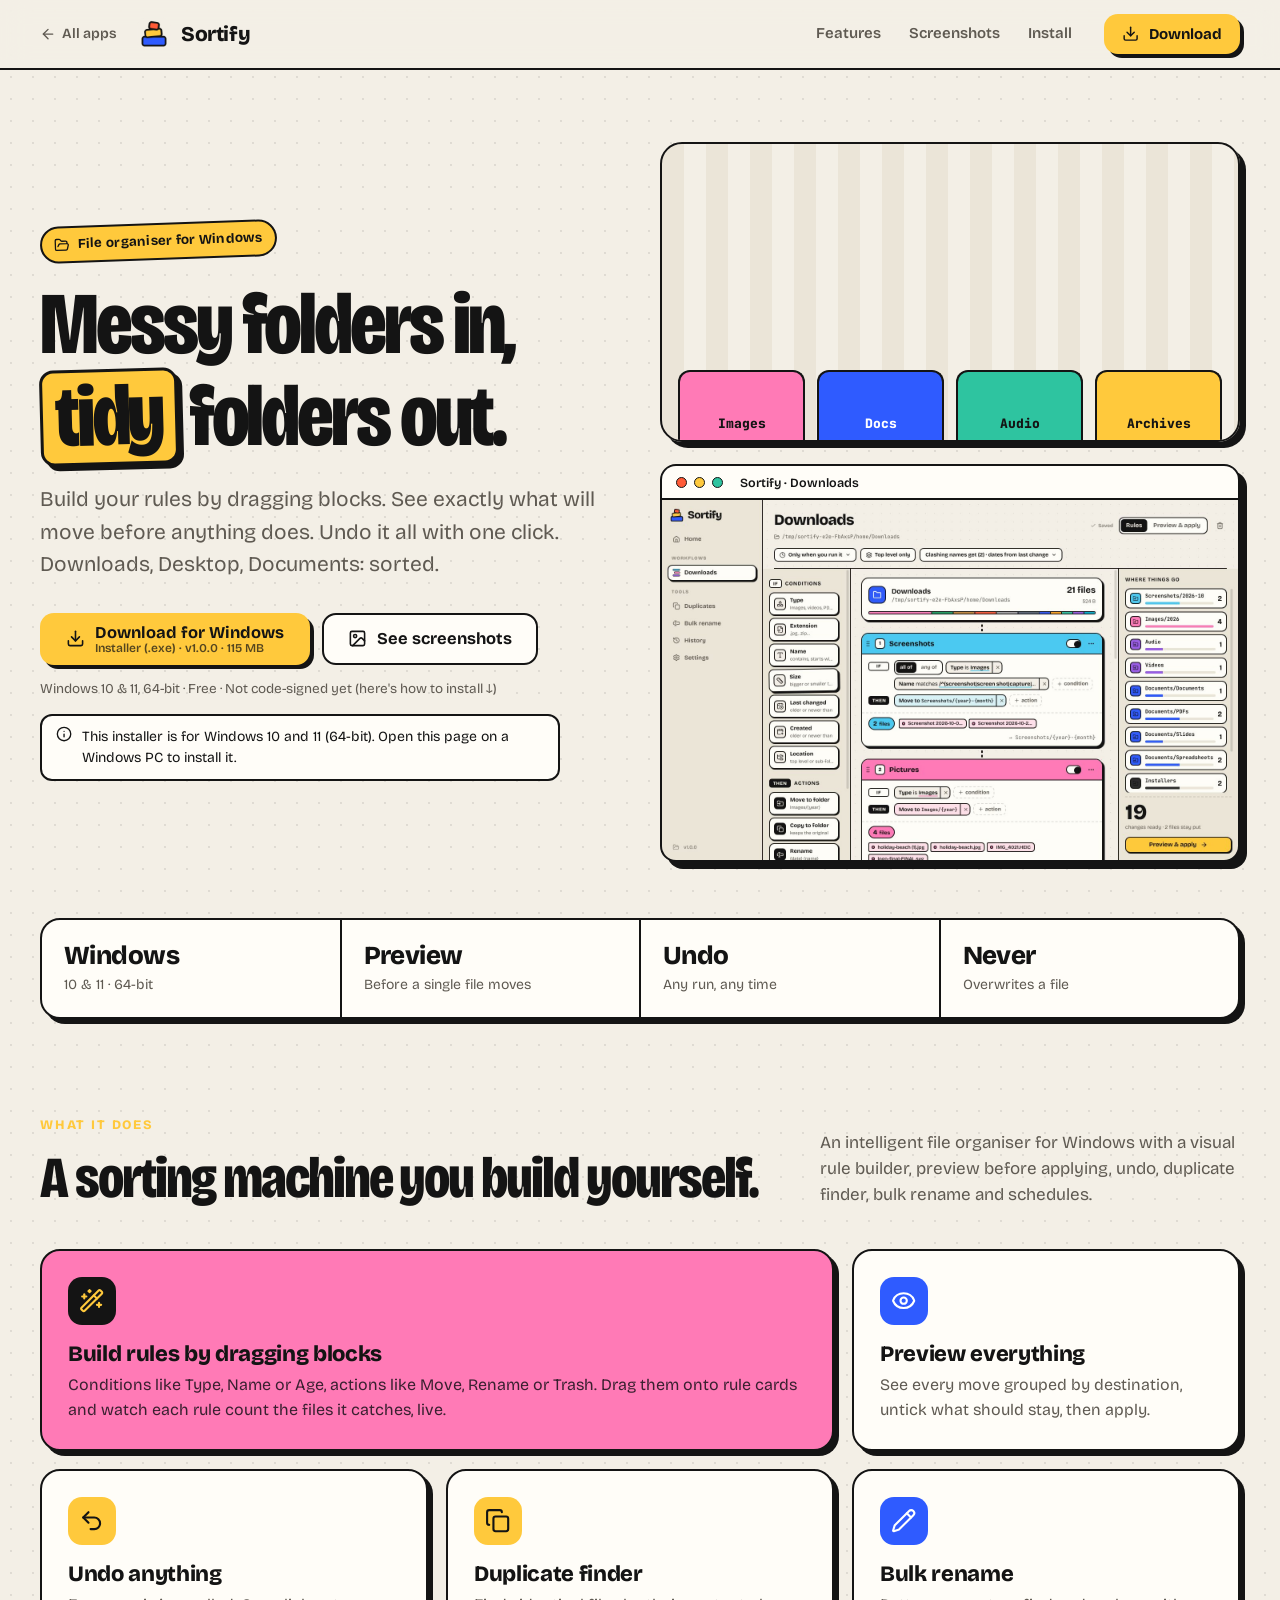
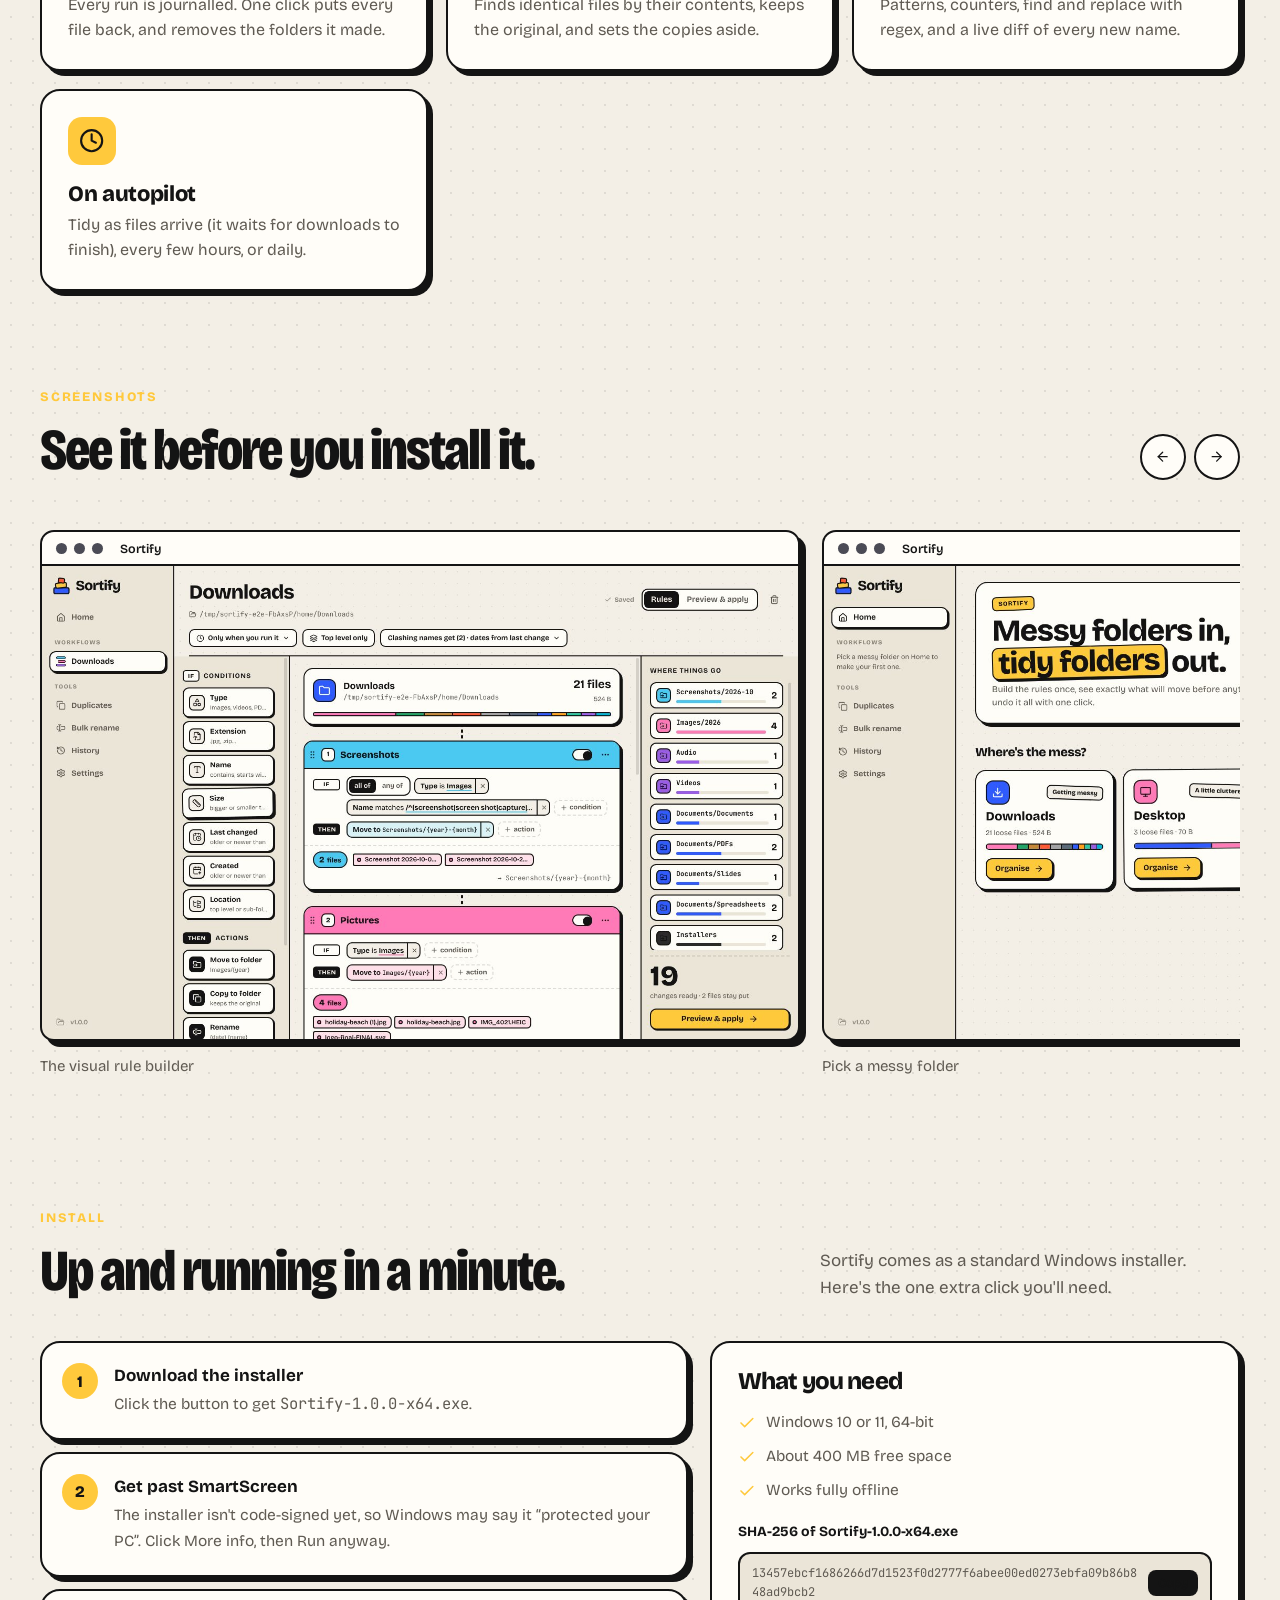
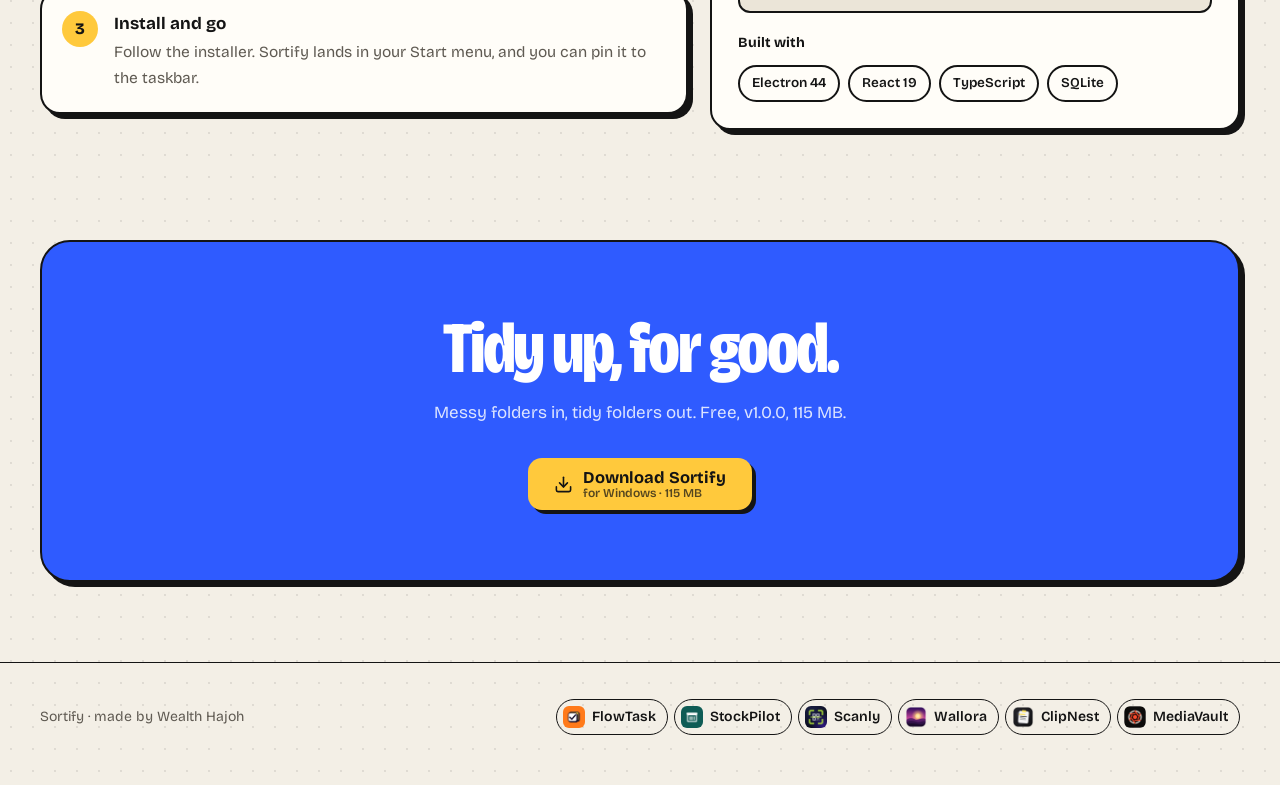
<file: sortify/index.html>
<!doctype html>
<html lang="en" data-root="../">
<head>
<meta charset="utf-8">
<meta name="viewport" content="width=device-width, initial-scale=1">
<title>Sortify: Messy folders in, tidy folders out.</title>
<meta name="description" content="Sortify: an intelligent file organiser for Windows with a visual rule builder, preview before applying, undo, duplicate finder, bulk rename and schedules.">
<meta property="og:title" content="Sortify: Messy folders in, tidy folders out.">
<meta property="og:description" content="Sortify: an intelligent file organiser for Windows with a visual rule builder, preview before applying, undo, duplicate finder, bulk rename and schedules.">
<meta property="og:image" content="img/builder.jpg">
<meta name="theme-color" content="#FF5A36">
<link rel="icon" href="img/icon.png">
<link rel="preconnect" href="https://fonts.googleapis.com">
<link rel="preconnect" href="https://fonts.gstatic.com" crossorigin>
<link rel="stylesheet" href="https://fonts.googleapis.com/css2?family=Bricolage+Grotesque:opsz,wdth,wght@12..96,75..100,400..800&family=JetBrains+Mono:wght@500&display=swap">
<link rel="stylesheet" href="../assets/base.css">
<style>
:root{--bg:#F3EFE6;--bg-2:#EBE5D8;--surface:#FFFDF8;--text:#141414;--muted:#5F5A52;--line:#141414;--accent:#FFC93C;--accent-ink:#141414;--accent-2:#2F5BFF;--accent-2-ink:#fff;--radius:20px;--card-border:2px solid #141414;--card-shadow:5px 5px 0 #141414;--btn-shadow:4px 4px 0 #141414;--btn-radius:14px;--font-display:"Bricolage Grotesque",sans-serif;--font-body:"Bricolage Grotesque",sans-serif;--star-bg:#FF7AB6;--final-bg:#2F5BFF}
body{background-image:radial-gradient(rgba(20,20,20,.09) 1.2px,transparent 1.2px);background-size:22px 22px}
h1,h2{font-stretch:78%}
.nav{background:rgba(243,239,230,.88);border-bottom:2px solid #141414}
.btn{border:2px solid #141414}.btn:active{transform:translate(4px,4px);box-shadow:0 0 0 #141414}
.eyebrow{background:#FFC93C;transform:rotate(-2deg)}
.feature.star .f-icon{background:#141414;color:#FFC93C}.feature.star p{color:#3a2030}
.final{color:#fff}.final p{color:#DCE4FF}.final .btn.primary{background:#FFC93C}
.facts{background:#141414;gap:2px}
.so-hero{display:grid;grid-template-columns:1fr 1fr;gap:40px;align-items:center}
.so-hero h1 .mark{display:inline-block;padding:0 12px;background:#FFC93C;border:3px solid #141414;border-radius:14px;transform:rotate(-1.5deg);box-shadow:5px 5px 0 #141414}
.machine{position:relative;height:300px;border:2px solid #141414;border-radius:22px;background:repeating-linear-gradient(90deg,#EBE5D8 0 22px,#F3EFE6 22px 44px);overflow:hidden;box-shadow:6px 6px 0 #141414;animation:belt 1.2s linear infinite}
@keyframes belt{to{background-position:44px 0}}
.machine i{position:absolute;top:26px;left:-50px;width:44px;height:34px;border:2.5px solid #141414;border-radius:7px;animation:ride 3.2s cubic-bezier(.5,0,.5,1) infinite}
.machine i:nth-child(odd){width:36px;height:44px}
@keyframes ride{0%{transform:translate(0,0) rotate(0)}55%{transform:translate(230px,0) rotate(8deg)}100%{transform:translate(250px,170px) rotate(-12deg)}}
.bins{position:absolute;left:0;right:0;bottom:0;display:flex;gap:12px;padding:0 16px}
.bins span{flex:1;height:70px;border:2.5px solid #141414;border-bottom:0;border-radius:12px 12px 0 0;display:flex;align-items:flex-end;justify-content:center;padding-bottom:8px;font:800 13px "JetBrains Mono",monospace}
.so-shot{margin-top:22px;transform:rotate(1.2deg)}
.so-shot .window{border:2px solid #141414;box-shadow:7px 7px 0 #141414;border-radius:16px}
.so-shot .window .bar{background:#FFFDF8;border-bottom:2px solid #141414}.so-shot .window .bar i{border:1.5px solid #141414;background:#FF5A36}.so-shot .window .bar i:nth-child(2){background:#FFC93C}.so-shot .window .bar i:nth-child(3){background:#2EC4A0}.so-shot .window .bar span{color:#141414}
.window{border:2px solid #141414;box-shadow:6px 6px 0 #141414}.window .bar{background:#FFFDF8;border-bottom:2px solid #141414}.window .bar span{color:#141414}
@media(max-width:980px){.so-hero{grid-template-columns:1fr}}
</style>
</head>
<body class="p-sortify" data-platform="windows">
<header class="nav">
  <div class="wrap">
    <a class="back" href="../" aria-label="All apps"><svg class="icon" viewBox="0 0 24 24" aria-hidden="true"><path d="m12 19-7-7 7-7"/><path d="M19 12H5"/></svg><span>All apps</span></a>
    <a class="brand" href="#top"><img src="img/icon.png" alt="">Sortify</a>
    <nav class="nav-links"><a href="#features">Features</a><a href="#screens">Screenshots</a><a href="#install">Install</a></nav>
    <a class="btn primary small" href="../downloads/Sortify-1.0.0-x64.exe" data-download="sortify"><svg class="icon" viewBox="0 0 24 24" aria-hidden="true"><path d="M12 15V3"/><path d="M21 15v4a2 2 0 0 1-2 2H5a2 2 0 0 1-2-2v-4"/><path d="m7 10 5 5 5-5"/></svg> Download</a>
  </div>
</header>

<main id="top">
<section class="hero">
<div class="wrap so-hero">
  <div>
    <span class="eyebrow"><svg class="icon" viewBox="0 0 24 24" aria-hidden="true"><path d="m6 14 1.5-2.9A2 2 0 0 1 9.24 10H20a2 2 0 0 1 1.94 2.5l-1.54 6a2 2 0 0 1-1.95 1.5H4a2 2 0 0 1-2-2V5a2 2 0 0 1 2-2h3.9a2 2 0 0 1 1.69.9l.81 1.2a2 2 0 0 0 1.67.9H18a2 2 0 0 1 2 2v2"/></svg> File organiser for Windows</span>
    <h1>Messy folders in, <span class="mark">tidy</span> folders out.</h1>
    <p class="lead">Build your rules by dragging blocks. See exactly what will move before anything does. Undo it all with one click. Downloads, Desktop, Documents: sorted.</p>
    
    <div class="cta-row">
      <a class="btn primary" href="../downloads/Sortify-1.0.0-x64.exe" data-download="sortify">
        <svg class="icon" viewBox="0 0 24 24" aria-hidden="true"><path d="M12 15V3"/><path d="M21 15v4a2 2 0 0 1-2 2H5a2 2 0 0 1-2-2v-4"/><path d="m7 10 5 5 5-5"/></svg><span class="btn-text">Download for Windows<span class="sub">Installer (.exe) · v1.0.0 · 115 MB</span></span>
      </a>
      <a class="btn" href="#screens"><svg class="icon" viewBox="0 0 24 24" aria-hidden="true"><rect width="18" height="18" x="3" y="3" rx="2" ry="2"/><circle cx="9" cy="9" r="2"/><path d="m21 15-3.086-3.086a2 2 0 0 0-2.828 0L6 21"/></svg> See screenshots</a>
    </div>
    <p class="fine">Windows 10 & 11, 64-bit · Free · Not code-signed yet (here's how to install ↓)</p>
    <div class="platform-note"><svg class="icon" viewBox="0 0 24 24" aria-hidden="true"><circle cx="12" cy="12" r="10"/><path d="M12 16v-4"/><path d="M12 8h.01"/></svg><span></span></div>
  </div>
  <div aria-hidden="true">
    <div class="machine">
      <i style="background:#FF7AB6;animation-delay:0.00s"></i><i style="background:#2F5BFF;animation-delay:0.53s"></i><i style="background:#FFC93C;animation-delay:1.06s"></i><i style="background:#2EC4A0;animation-delay:1.59s"></i><i style="background:#FF5A36;animation-delay:2.12s"></i><i style="background:#9B5DE5;animation-delay:2.65s"></i>
      <div class="bins"><span style="background:#FF7AB6">Images</span><span style="background:#2F5BFF;color:#fff">Docs</span><span style="background:#2EC4A0">Audio</span><span style="background:#FFC93C">Archives</span></div>
    </div>
    <div class="so-shot reveal"><div class="window"><div class="bar"><i></i><i></i><i></i><span>Sortify · Downloads</span></div><img src="img/builder.jpg" alt=""></div></div>
  </div>
</div></section>

<div class="wrap reveal">
  <div class="facts"><div class="fact"><b>Windows</b><span>10 & 11 · 64-bit</span></div><div class="fact"><b>Preview</b><span>Before a single file moves</span></div><div class="fact"><b>Undo</b><span>Any run, any time</span></div><div class="fact"><b>Never</b><span>Overwrites a file</span></div></div>
</div>

<section class="block" id="features">
  <div class="wrap">
    <div class="section-head reveal">
      <div><span class="kicker">What it does</span><h2>A sorting machine you build yourself.</h2></div>
      <p>An intelligent file organiser for Windows with a visual rule builder, preview before applying, undo, duplicate finder, bulk rename and schedules.</p>
    </div>
    <div class="features">
      <article class="feature reveal star"><span class="f-icon"><svg class="icon" viewBox="0 0 24 24" aria-hidden="true"><path d="m21.64 3.64-1.28-1.28a1.21 1.21 0 0 0-1.72 0L2.36 18.64a1.21 1.21 0 0 0 0 1.72l1.28 1.28a1.2 1.2 0 0 0 1.72 0L21.64 5.36a1.2 1.2 0 0 0 0-1.72"/><path d="m14 7 3 3"/><path d="M5 6v4"/><path d="M19 14v4"/><path d="M10 2v2"/><path d="M7 8H3"/><path d="M21 16h-4"/><path d="M11 3H9"/></svg></span><h3>Build rules by dragging blocks</h3><p>Conditions like Type, Name or Age, actions like Move, Rename or Trash. Drag them onto rule cards and watch each rule count the files it catches, live.</p></article>
      <article class="feature reveal"><span class="f-icon"><svg class="icon" viewBox="0 0 24 24" aria-hidden="true"><path d="M2.062 12.348a1 1 0 0 1 0-.696 10.75 10.75 0 0 1 19.876 0 1 1 0 0 1 0 .696 10.75 10.75 0 0 1-19.876 0"/><circle cx="12" cy="12" r="3"/></svg></span><h3>Preview everything</h3><p>See every move grouped by destination, untick what should stay, then apply.</p></article>
      <article class="feature reveal"><span class="f-icon"><svg class="icon" viewBox="0 0 24 24" aria-hidden="true"><path d="M9 14 4 9l5-5"/><path d="M4 9h10.5a5.5 5.5 0 0 1 5.5 5.5a5.5 5.5 0 0 1-5.5 5.5H11"/></svg></span><h3>Undo anything</h3><p>Every run is journalled. One click puts every file back, and removes the folders it made.</p></article>
      <article class="feature reveal"><span class="f-icon"><svg class="icon" viewBox="0 0 24 24" aria-hidden="true"><rect width="14" height="14" x="8" y="8" rx="2" ry="2"/><path d="M4 16c-1.1 0-2-.9-2-2V4c0-1.1.9-2 2-2h10c1.1 0 2 .9 2 2"/></svg></span><h3>Duplicate finder</h3><p>Finds identical files by their contents, keeps the original, and sets the copies aside.</p></article>
      <article class="feature reveal"><span class="f-icon"><svg class="icon" viewBox="0 0 24 24" aria-hidden="true"><path d="M21.174 6.812a1 1 0 0 0-3.986-3.987L3.842 16.174a2 2 0 0 0-.5.83l-1.321 4.352a.5.5 0 0 0 .623.622l4.353-1.32a2 2 0 0 0 .83-.497z"/><path d="m15 5 4 4"/></svg></span><h3>Bulk rename</h3><p>Patterns, counters, find and replace with regex, and a live diff of every new name.</p></article>
      <article class="feature reveal"><span class="f-icon"><svg class="icon" viewBox="0 0 24 24" aria-hidden="true"><circle cx="12" cy="12" r="10"/><path d="M12 6v6l4 2"/></svg></span><h3>On autopilot</h3><p>Tidy as files arrive (it waits for downloads to finish), every few hours, or daily.</p></article>
    </div>
  </div>
</section>

<section class="block" id="screens">
  <div class="wrap">
    <div class="section-head reveal">
      <div><span class="kicker">Screenshots</span><h2>See it before you install it.</h2></div>
      <div class="gallery-nav"><button data-gallery-prev="g" aria-label="Previous screenshots"><svg class="icon" viewBox="0 0 24 24" aria-hidden="true"><path d="m12 19-7-7 7-7"/><path d="M19 12H5"/></svg></button><button data-gallery-next="g" aria-label="Next screenshots"><svg class="icon" viewBox="0 0 24 24" aria-hidden="true"><path d="M5 12h14"/><path d="m12 5 7 7-7 7"/></svg></button></div>
    </div>
    <div class="gallery desktop" id="g">
      <figure><button data-zoom="img/builder.jpg" aria-label="Enlarge: The visual rule builder"><div class="window"><div class="bar"><i></i><i></i><i></i><span>Sortify</span></div><img src="img/builder.jpg" alt="The visual rule builder" loading="lazy"></div></button><figcaption>The visual rule builder</figcaption></figure>
      <figure><button data-zoom="img/home.jpg" aria-label="Enlarge: Pick a messy folder"><div class="window"><div class="bar"><i></i><i></i><i></i><span>Sortify</span></div><img src="img/home.jpg" alt="Pick a messy folder" loading="lazy"></div></button><figcaption>Pick a messy folder</figcaption></figure>
      <figure><button data-zoom="img/preview.jpg" aria-label="Enlarge: Preview every change before it happens"><div class="window"><div class="bar"><i></i><i></i><i></i><span>Sortify</span></div><img src="img/preview.jpg" alt="Preview every change before it happens" loading="lazy"></div></button><figcaption>Preview every change before it happens</figcaption></figure>
      <figure><button data-zoom="img/builder-editing.jpg" aria-label="Enlarge: Drag blocks, edit placeholders"><div class="window"><div class="bar"><i></i><i></i><i></i><span>Sortify</span></div><img src="img/builder-editing.jpg" alt="Drag blocks, edit placeholders" loading="lazy"></div></button><figcaption>Drag blocks, edit placeholders</figcaption></figure>
      <figure><button data-zoom="img/duplicates.jpg" aria-label="Enlarge: Duplicates, found by content"><div class="window"><div class="bar"><i></i><i></i><i></i><span>Sortify</span></div><img src="img/duplicates.jpg" alt="Duplicates, found by content" loading="lazy"></div></button><figcaption>Duplicates, found by content</figcaption></figure>
      <figure><button data-zoom="img/rename.jpg" aria-label="Enlarge: Bulk rename with a live diff"><div class="window"><div class="bar"><i></i><i></i><i></i><span>Sortify</span></div><img src="img/rename.jpg" alt="Bulk rename with a live diff" loading="lazy"></div></button><figcaption>Bulk rename with a live diff</figcaption></figure>
      <figure><button data-zoom="img/history.jpg" aria-label="Enlarge: Undo any run from History"><div class="window"><div class="bar"><i></i><i></i><i></i><span>Sortify</span></div><img src="img/history.jpg" alt="Undo any run from History" loading="lazy"></div></button><figcaption>Undo any run from History</figcaption></figure>
      <figure><button data-zoom="img/builder-dark.jpg" aria-label="Enlarge: Dark mode"><div class="window"><div class="bar"><i></i><i></i><i></i><span>Sortify</span></div><img src="img/builder-dark.jpg" alt="Dark mode" loading="lazy"></div></button><figcaption>Dark mode</figcaption></figure>
      <figure><button data-zoom="img/done.jpg" aria-label="Enlarge: Done (and undoable)"><div class="window"><div class="bar"><i></i><i></i><i></i><span>Sortify</span></div><img src="img/done.jpg" alt="Done (and undoable)" loading="lazy"></div></button><figcaption>Done (and undoable)</figcaption></figure>
    </div>
  </div>
</section>

<section class="block" id="install">
  <div class="wrap">
    <div class="section-head reveal">
      <div><span class="kicker">Install</span><h2>Up and running in a minute.</h2></div>
      <p>Sortify comes as a standard Windows installer. Here's the one extra click you'll need.</p>
    </div>
    <div class="install">
      <ol class="steps reveal"><li><div><b>Download the installer</b><span>Click the button to get <span class="mono">Sortify-1.0.0-x64.exe</span>.</span></div></li><li><div><b>Get past SmartScreen</b><span>The installer isn't code-signed yet, so Windows may say it “protected your PC”. Click More info, then Run anyway.</span></div></li><li><div><b>Install and go</b><span>Follow the installer. Sortify lands in your Start menu, and you can pin it to the taskbar.</span></div></li></ol>
      <aside class="side-card reveal">
        <h3>What you need</h3>
        <ul class="req"><li><svg class="icon" viewBox="0 0 24 24" aria-hidden="true"><path d="M20 6 9 17l-5-5"/></svg><span>Windows 10 or 11, 64-bit</span></li><li><svg class="icon" viewBox="0 0 24 24" aria-hidden="true"><path d="M20 6 9 17l-5-5"/></svg><span>About 400 MB free space</span></li><li><svg class="icon" viewBox="0 0 24 24" aria-hidden="true"><path d="M20 6 9 17l-5-5"/></svg><span>Works fully offline</span></li></ul>
        <div>
          <b style="font-size:14px">SHA-256 of Sortify-1.0.0-x64.exe</b>
          <div class="hash mono" style="margin-top:8px"><span>13457ebcf1686266d7d1523f0d2777f6abee00ed0273ebfa09b86b848ad9bcb2</span><button data-copy="13457ebcf1686266d7d1523f0d2777f6abee00ed0273ebfa09b86b848ad9bcb2">Copy</button></div>
        </div>
        <div>
          <b style="font-size:14px">Built with</b>
          <div class="stack" style="margin-top:10px"><span>Electron 44</span><span>React 19</span><span>TypeScript</span><span>SQLite</span></div>
        </div>
      </aside>
    </div>

    <div class="final reveal">
      <h2>Tidy up, for good.</h2>
      <p>Messy folders in, tidy folders out. Free, v1.0.0, 115 MB.</p>
      <div class="cta-row"><a class="btn primary" href="../downloads/Sortify-1.0.0-x64.exe" data-download="sortify"><svg class="icon" viewBox="0 0 24 24" aria-hidden="true"><path d="M12 15V3"/><path d="M21 15v4a2 2 0 0 1-2 2H5a2 2 0 0 1-2-2v-4"/><path d="m7 10 5 5 5-5"/></svg><span class="btn-text">Download Sortify<span class="sub">for Windows · 115 MB</span></span></a></div>
    </div>
  </div>
</section>
</main>

<footer class="foot">
  <div class="wrap">
    <span>Sortify · made by Wealth Hajoh</span>
    <div class="others"><a href="../flowtask/"><img src="../flowtask/img/icon.png" alt="">FlowTask</a><a href="../stockpilot/"><img src="../stockpilot/img/icon.png" alt="">StockPilot</a><a href="../scanly/"><img src="../scanly/img/icon.png" alt="">Scanly</a><a href="../wallora/"><img src="../wallora/img/icon.png" alt="">Wallora</a><a href="../clipnest/"><img src="../clipnest/img/icon.png" alt="">ClipNest</a><a href="../mediavault/"><img src="../mediavault/img/icon.png" alt="">MediaVault</a></div>
  </div>
</footer>
<script src="../config.js"></script>
<script src="../assets/site.js"></script>
</body>
</html>
</file>
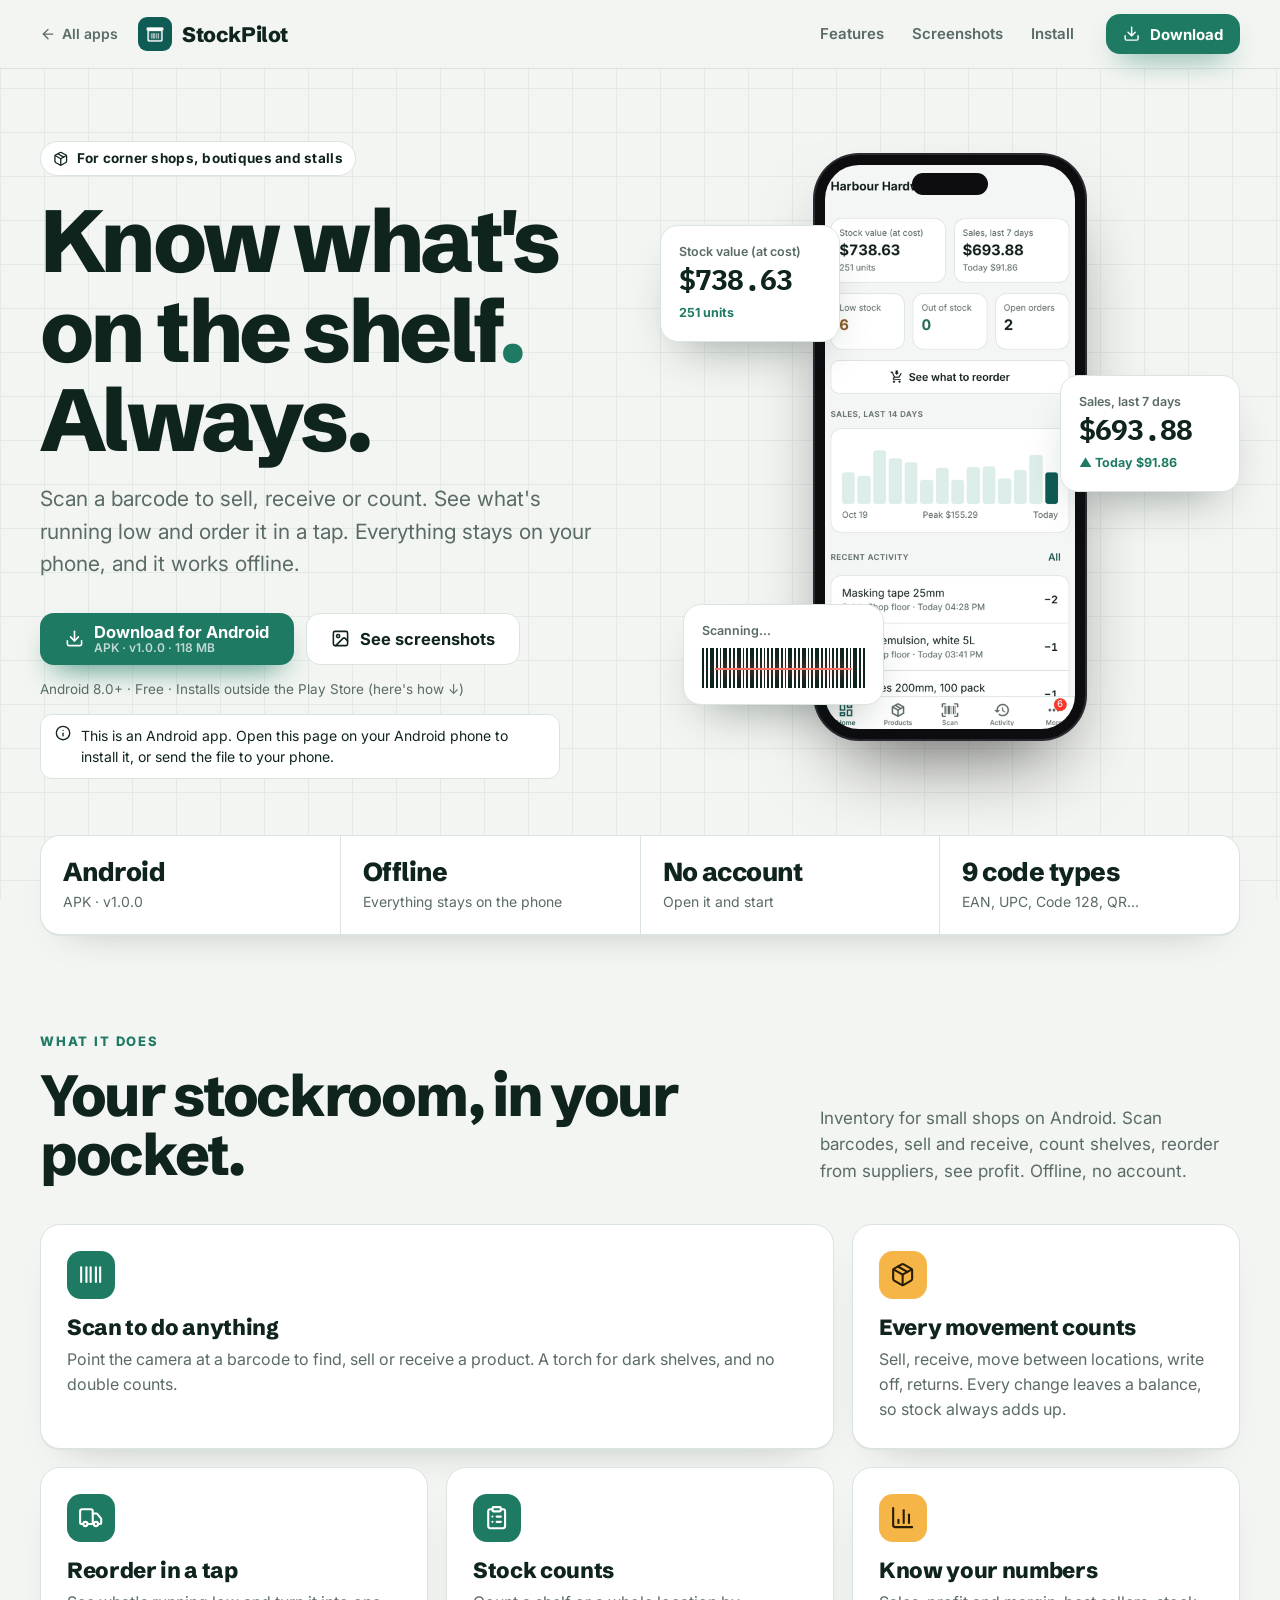
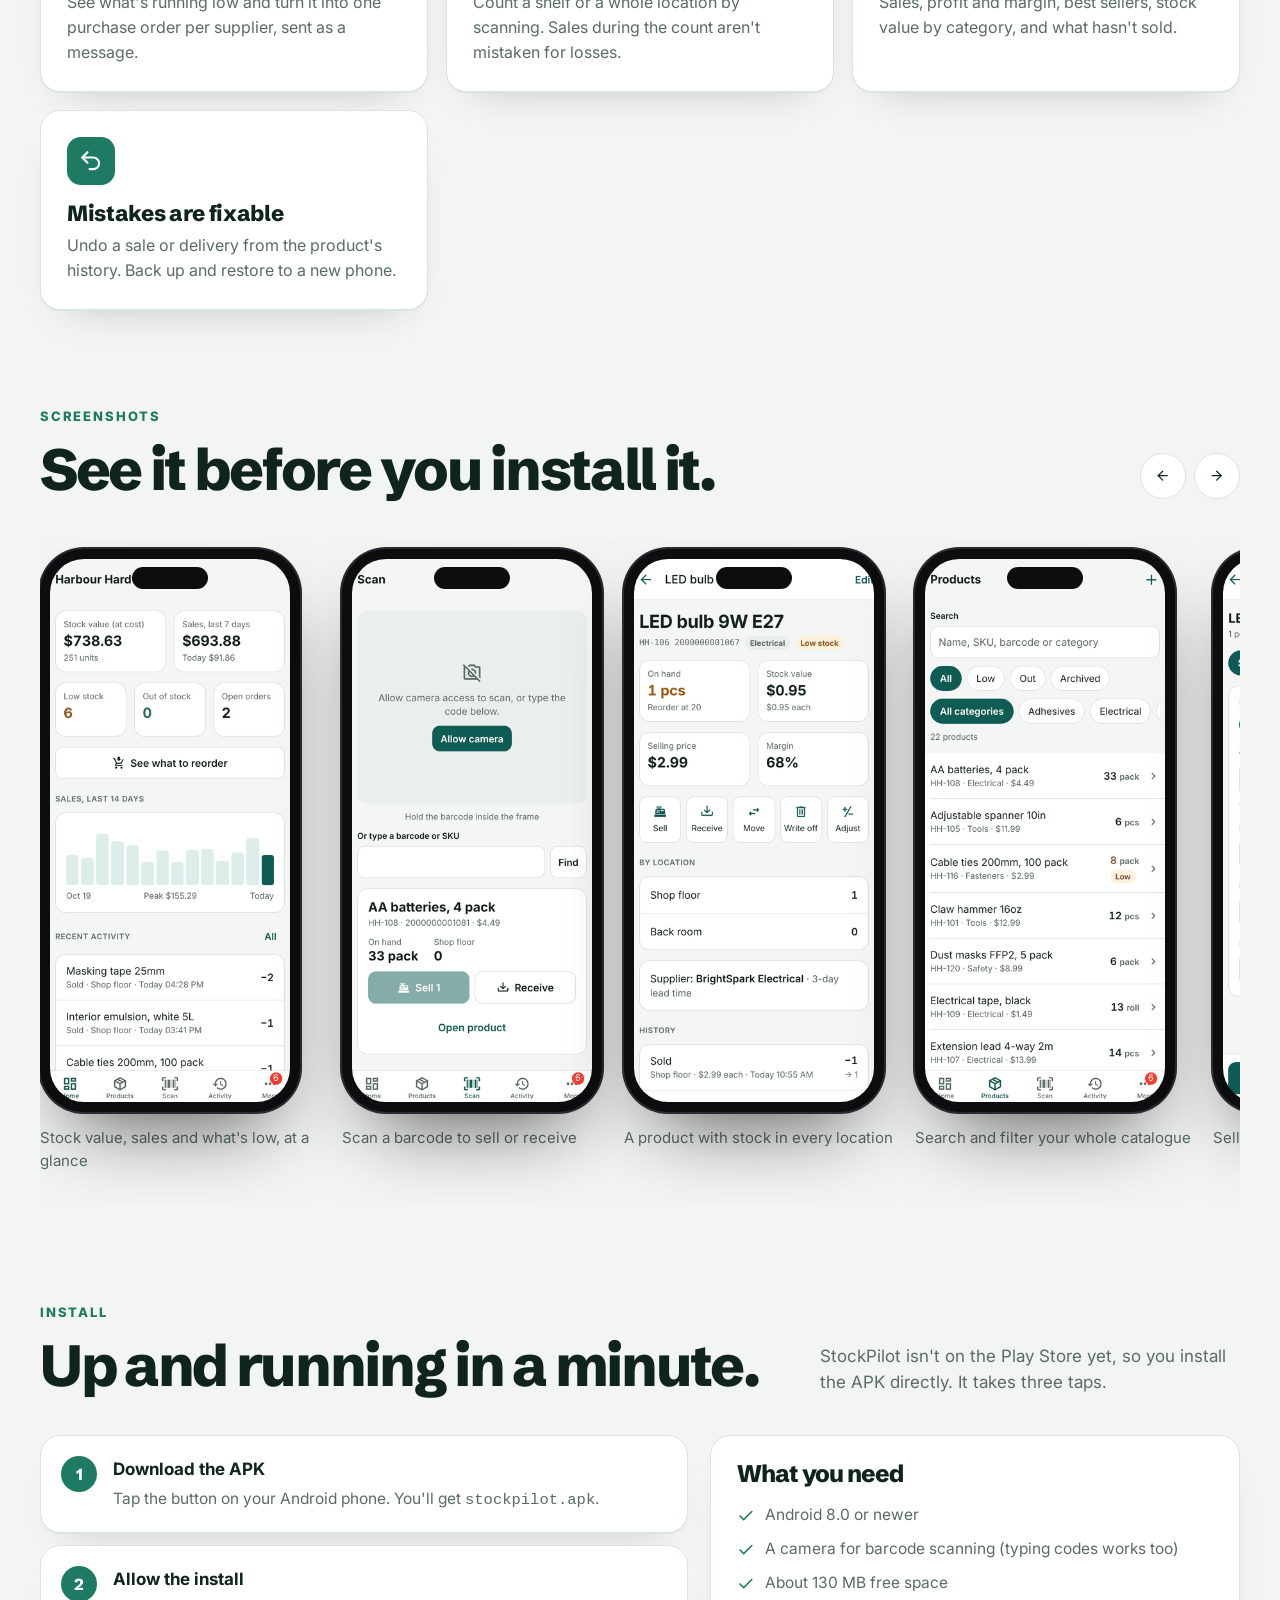
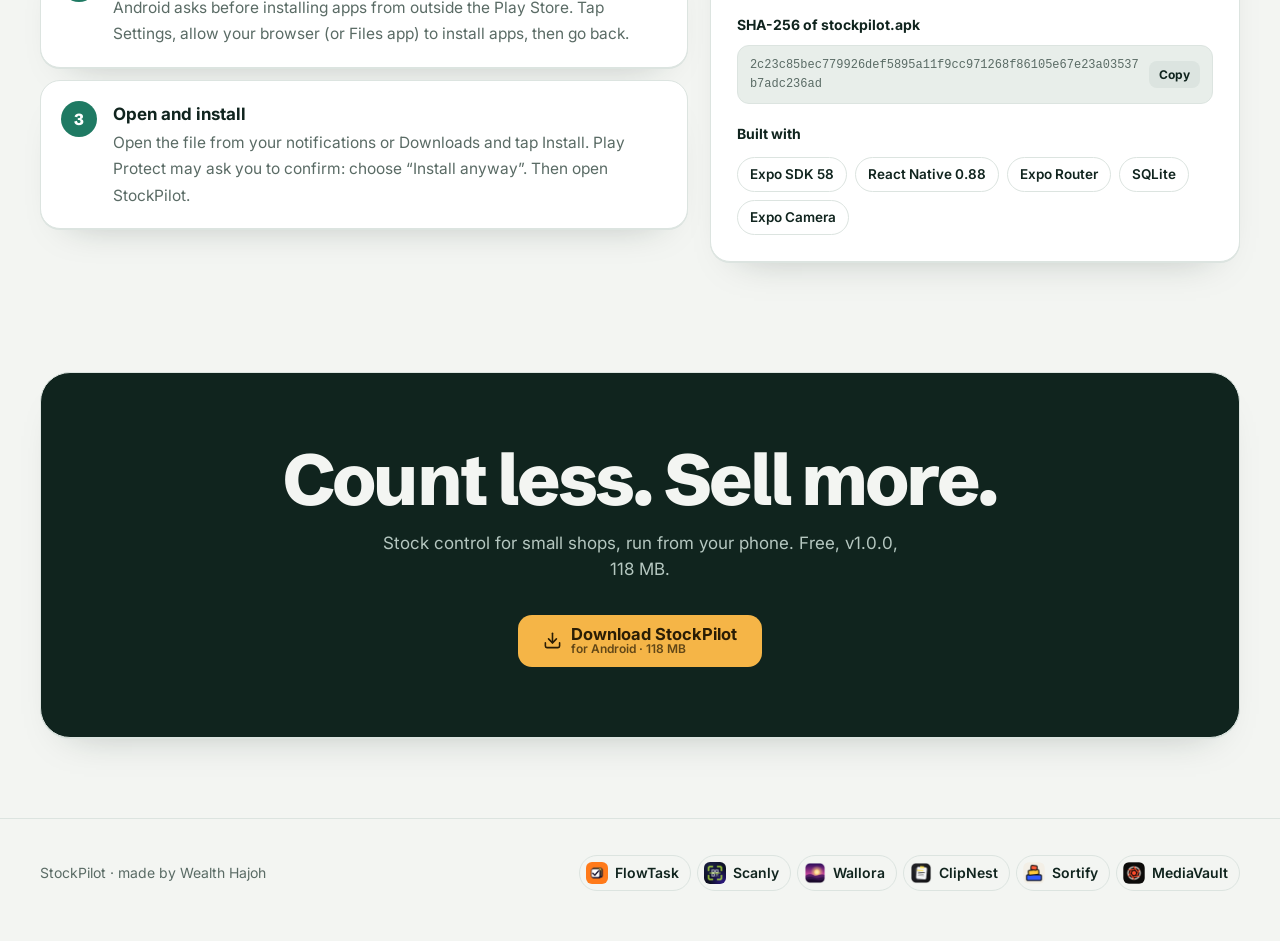
<file: stockpilot/index.html>
<!doctype html>
<html lang="en" data-root="../">
<head>
<meta charset="utf-8">
<meta name="viewport" content="width=device-width, initial-scale=1">
<title>StockPilot: Stock control for small shops, run from your phone.</title>
<meta name="description" content="StockPilot: inventory for small shops on Android. Scan barcodes, sell and receive, count shelves, reorder from suppliers, see profit. Offline, no account.">
<meta property="og:title" content="StockPilot: Stock control for small shops, run from your phone.">
<meta property="og:description" content="StockPilot: inventory for small shops on Android. Scan barcodes, sell and receive, count shelves, reorder from suppliers, see profit. Offline, no account.">
<meta property="og:image" content="img/home.png">
<meta name="theme-color" content="#1F7A63">
<link rel="icon" href="img/icon.png">
<link rel="preconnect" href="https://fonts.googleapis.com">
<link rel="preconnect" href="https://fonts.gstatic.com" crossorigin>
<link rel="stylesheet" href="https://fonts.googleapis.com/css2?family=Schibsted+Grotesk:wght@500..900&family=Inter:wght@400..700&family=IBM+Plex+Mono:wght@500;600&display=swap">
<link rel="stylesheet" href="../assets/base.css">
<style>
:root{--bg:#F3F5F2;--bg-2:#E8EEEA;--surface:#FFFFFF;--text:#10241E;--muted:#5A6B65;--line:#DCE4E0;--accent:#1F7A63;--accent-ink:#fff;--accent-2:#F5B547;--accent-2-ink:#2A1D05;--radius:20px;--card-border:1px solid #DCE4E0;--card-shadow:0 1px 0 #DCE4E0,0 20px 40px -30px rgba(16,36,30,.35);--font-display:"Schibsted Grotesk",sans-serif;--font-body:"Inter",sans-serif;--display-tracking:-0.04em;--final-bg:#10241E;--btn-shadow:0 14px 30px -14px #1F7A63}
body{background-image:linear-gradient(#E3EAE6 1px,transparent 1px),linear-gradient(90deg,#E3EAE6 1px,transparent 1px);background-size:44px 44px;background-attachment:fixed}
.nav{background:rgba(243,245,242,.85)}
.final{color:#F3F5F2}.final p{color:#B5C7C0}.final .btn.primary{background:#F5B547;color:#2A1D05;box-shadow:none}
.s-hero{display:grid;grid-template-columns:1fr 1fr;gap:40px;align-items:center}
.s-hero h1 .tick{color:#1F7A63}
.s-board{position:relative;height:610px}
.s-board .phone{position:absolute;left:50%;top:0;transform:translateX(-50%);width:270px;z-index:2}
.tile{position:absolute;z-index:3;padding:16px 18px;min-width:180px;border-radius:18px;background:#fff;border:1px solid #DCE4E0;box-shadow:0 24px 50px -24px rgba(16,36,30,.45)}
.tile small{display:block;font-size:12.5px;color:#5A6B65;font-weight:600}
.tile b{display:block;font:800 28px "IBM Plex Mono",monospace;letter-spacing:-0.03em;color:#10241E}
.tile .up{font-size:12.5px;font-weight:700;color:#1F7A63}
.t1{left:0;top:70px}.t2{right:0;top:220px}.t3{left:4%;bottom:60px}
.t3 b{color:#C2410C}
.barcode{display:flex;gap:2px;height:40px;margin-top:8px}.barcode i{background:#10241E;width:2px}.barcode i:nth-child(3n){width:4px}.barcode i:nth-child(5n){width:1px}
.laser{position:absolute;left:8%;right:8%;height:2px;background:#F97066;box-shadow:0 0 12px #F97066;top:50%;animation:sweep 2.4s ease-in-out infinite}
@keyframes sweep{0%,100%{transform:translateY(-14px)}50%{transform:translateY(14px)}}
.t3 .rel{position:relative}
@media(max-width:980px){.s-hero{grid-template-columns:1fr}}
@media(max-width:600px){.tile{display:none}}
</style>
</head>
<body class="p-stockpilot" data-platform="android">
<header class="nav">
  <div class="wrap">
    <a class="back" href="../" aria-label="All apps"><svg class="icon" viewBox="0 0 24 24" aria-hidden="true"><path d="m12 19-7-7 7-7"/><path d="M19 12H5"/></svg><span>All apps</span></a>
    <a class="brand" href="#top"><img src="img/icon.png" alt="">StockPilot</a>
    <nav class="nav-links"><a href="#features">Features</a><a href="#screens">Screenshots</a><a href="#install">Install</a></nav>
    <a class="btn primary small" href="../downloads/stockpilot.apk" data-download="stockpilot"><svg class="icon" viewBox="0 0 24 24" aria-hidden="true"><path d="M12 15V3"/><path d="M21 15v4a2 2 0 0 1-2 2H5a2 2 0 0 1-2-2v-4"/><path d="m7 10 5 5 5-5"/></svg> Download</a>
  </div>
</header>

<main id="top">
<section class="hero">
<div class="wrap s-hero">
  <div>
    <span class="eyebrow"><svg class="icon" viewBox="0 0 24 24" aria-hidden="true"><path d="M11 21.73a2 2 0 0 0 2 0l7-4A2 2 0 0 0 21 16V8a2 2 0 0 0-1-1.73l-7-4a2 2 0 0 0-2 0l-7 4A2 2 0 0 0 3 8v8a2 2 0 0 0 1 1.73z"/><path d="M12 22V12"/><polyline points="3.29 7 12 12 20.71 7"/><path d="m7.5 4.27 9 5.15"/></svg> For corner shops, boutiques and stalls</span>
    <h1>Know what's on the shelf<span class="tick">.</span> Always.</h1>
    <p class="lead">Scan a barcode to sell, receive or count. See what's running low and order it in a tap. Everything stays on your phone, and it works offline.</p>
    
    <div class="cta-row">
      <a class="btn primary" href="../downloads/stockpilot.apk" data-download="stockpilot">
        <svg class="icon" viewBox="0 0 24 24" aria-hidden="true"><path d="M12 15V3"/><path d="M21 15v4a2 2 0 0 1-2 2H5a2 2 0 0 1-2-2v-4"/><path d="m7 10 5 5 5-5"/></svg><span class="btn-text">Download for Android<span class="sub">APK · v1.0.0 · 118 MB</span></span>
      </a>
      <a class="btn" href="#screens"><svg class="icon" viewBox="0 0 24 24" aria-hidden="true"><rect width="18" height="18" x="3" y="3" rx="2" ry="2"/><circle cx="9" cy="9" r="2"/><path d="m21 15-3.086-3.086a2 2 0 0 0-2.828 0L6 21"/></svg> See screenshots</a>
    </div>
    <p class="fine">Android 8.0+ · Free · Installs outside the Play Store (here's how ↓)</p>
    <div class="platform-note"><svg class="icon" viewBox="0 0 24 24" aria-hidden="true"><circle cx="12" cy="12" r="10"/><path d="M12 16v-4"/><path d="M12 8h.01"/></svg><span></span></div>
  </div>
  <div class="s-board" aria-hidden="true">
    <div class="tile t1"><small>Stock value (at cost)</small><b data-count="738.63">$738.63</b><span class="up">251 units</span></div>
    <div class="tile t2"><small>Sales, last 7 days</small><b data-count="693.88">$693.88</b><span class="up">▲ Today $91.86</span></div>
    <div class="tile t3"><small>Scanning…</small><div class="rel"><div class="barcode"><i></i><i></i><i></i><i></i><i></i><i></i><i></i><i></i><i></i><i></i><i></i><i></i><i></i><i></i><i></i><i></i><i></i><i></i><i></i><i></i><i></i><i></i><i></i><i></i><i></i><i></i><i></i><i></i><i></i><i></i><i></i><i></i><i></i><i></i><i></i><i></i><i></i><i></i></div><span class="laser"></span></div></div>
    <div class="phone"><img src="img/home.png" alt=""></div>
  </div>
</div></section>

<div class="wrap reveal">
  <div class="facts"><div class="fact"><b>Android</b><span>APK · v1.0.0</span></div><div class="fact"><b>Offline</b><span>Everything stays on the phone</span></div><div class="fact"><b>No account</b><span>Open it and start</span></div><div class="fact"><b>9 code types</b><span>EAN, UPC, Code 128, QR…</span></div></div>
</div>

<section class="block" id="features">
  <div class="wrap">
    <div class="section-head reveal">
      <div><span class="kicker">What it does</span><h2>Your stockroom, in your pocket.</h2></div>
      <p>Inventory for small shops on Android. Scan barcodes, sell and receive, count shelves, reorder from suppliers, see profit. Offline, no account.</p>
    </div>
    <div class="features">
      <article class="feature reveal star"><span class="f-icon"><svg class="icon" viewBox="0 0 24 24" aria-hidden="true"><path d="M3 5v14"/><path d="M8 5v14"/><path d="M12 5v14"/><path d="M17 5v14"/><path d="M21 5v14"/></svg></span><h3>Scan to do anything</h3><p>Point the camera at a barcode to find, sell or receive a product. A torch for dark shelves, and no double counts.</p></article>
      <article class="feature reveal"><span class="f-icon"><svg class="icon" viewBox="0 0 24 24" aria-hidden="true"><path d="M11 21.73a2 2 0 0 0 2 0l7-4A2 2 0 0 0 21 16V8a2 2 0 0 0-1-1.73l-7-4a2 2 0 0 0-2 0l-7 4A2 2 0 0 0 3 8v8a2 2 0 0 0 1 1.73z"/><path d="M12 22V12"/><polyline points="3.29 7 12 12 20.71 7"/><path d="m7.5 4.27 9 5.15"/></svg></span><h3>Every movement counts</h3><p>Sell, receive, move between locations, write off, returns. Every change leaves a balance, so stock always adds up.</p></article>
      <article class="feature reveal"><span class="f-icon"><svg class="icon" viewBox="0 0 24 24" aria-hidden="true"><path d="M14 18V6a2 2 0 0 0-2-2H4a2 2 0 0 0-2 2v11a1 1 0 0 0 1 1h2"/><path d="M15 18H9"/><path d="M19 18h2a1 1 0 0 0 1-1v-3.65a1 1 0 0 0-.22-.624l-3.48-4.35A1 1 0 0 0 17.52 8H14"/><circle cx="17" cy="18" r="2"/><circle cx="7" cy="18" r="2"/></svg></span><h3>Reorder in a tap</h3><p>See what's running low and turn it into one purchase order per supplier, sent as a message.</p></article>
      <article class="feature reveal"><span class="f-icon"><svg class="icon" viewBox="0 0 24 24" aria-hidden="true"><rect width="8" height="4" x="8" y="2" rx="1" ry="1"/><path d="M16 4h2a2 2 0 0 1 2 2v14a2 2 0 0 1-2 2H6a2 2 0 0 1-2-2V6a2 2 0 0 1 2-2h2"/><path d="M12 11h4"/><path d="M12 16h4"/><path d="M8 11h.01"/><path d="M8 16h.01"/></svg></span><h3>Stock counts</h3><p>Count a shelf or a whole location by scanning. Sales during the count aren't mistaken for losses.</p></article>
      <article class="feature reveal"><span class="f-icon"><svg class="icon" viewBox="0 0 24 24" aria-hidden="true"><path d="M3 3v16a2 2 0 0 0 2 2h16"/><path d="M18 17V9"/><path d="M13 17V5"/><path d="M8 17v-3"/></svg></span><h3>Know your numbers</h3><p>Sales, profit and margin, best sellers, stock value by category, and what hasn't sold.</p></article>
      <article class="feature reveal"><span class="f-icon"><svg class="icon" viewBox="0 0 24 24" aria-hidden="true"><path d="M9 14 4 9l5-5"/><path d="M4 9h10.5a5.5 5.5 0 0 1 5.5 5.5a5.5 5.5 0 0 1-5.5 5.5H11"/></svg></span><h3>Mistakes are fixable</h3><p>Undo a sale or delivery from the product's history. Back up and restore to a new phone.</p></article>
    </div>
  </div>
</section>

<section class="block" id="screens">
  <div class="wrap">
    <div class="section-head reveal">
      <div><span class="kicker">Screenshots</span><h2>See it before you install it.</h2></div>
      <div class="gallery-nav"><button data-gallery-prev="g" aria-label="Previous screenshots"><svg class="icon" viewBox="0 0 24 24" aria-hidden="true"><path d="m12 19-7-7 7-7"/><path d="M19 12H5"/></svg></button><button data-gallery-next="g" aria-label="Next screenshots"><svg class="icon" viewBox="0 0 24 24" aria-hidden="true"><path d="M5 12h14"/><path d="m12 5 7 7-7 7"/></svg></button></div>
    </div>
    <div class="gallery mobile" id="g">
      <figure><button data-zoom="img/home.png" aria-label="Enlarge: Stock value, sales and what's low, at a glance"><div class="phone"><img src="img/home.png" alt="Stock value, sales and what's low, at a glance" loading="lazy"></div></button><figcaption>Stock value, sales and what's low, at a glance</figcaption></figure>
      <figure><button data-zoom="img/scan.png" aria-label="Enlarge: Scan a barcode to sell or receive"><div class="phone"><img src="img/scan.png" alt="Scan a barcode to sell or receive" loading="lazy"></div></button><figcaption>Scan a barcode to sell or receive</figcaption></figure>
      <figure><button data-zoom="img/product.png" aria-label="Enlarge: A product with stock in every location"><div class="phone"><img src="img/product.png" alt="A product with stock in every location" loading="lazy"></div></button><figcaption>A product with stock in every location</figcaption></figure>
      <figure><button data-zoom="img/products.png" aria-label="Enlarge: Search and filter your whole catalogue"><div class="phone"><img src="img/products.png" alt="Search and filter your whole catalogue" loading="lazy"></div></button><figcaption>Search and filter your whole catalogue</figcaption></figure>
      <figure><button data-zoom="img/sell.png" aria-label="Enlarge: Sell with live before-and-after stock"><div class="phone"><img src="img/sell.png" alt="Sell with live before-and-after stock" loading="lazy"></div></button><figcaption>Sell with live before-and-after stock</figcaption></figure>
      <figure><button data-zoom="img/count.png" aria-label="Enlarge: Count a shelf, scan by scan"><div class="phone"><img src="img/count.png" alt="Count a shelf, scan by scan" loading="lazy"></div></button><figcaption>Count a shelf, scan by scan</figcaption></figure>
      <figure><button data-zoom="img/reorder.png" aria-label="Enlarge: Reorder what's running low"><div class="phone"><img src="img/reorder.png" alt="Reorder what's running low" loading="lazy"></div></button><figcaption>Reorder what's running low</figcaption></figure>
      <figure><button data-zoom="img/reports.png" aria-label="Enlarge: Sales, profit and best sellers"><div class="phone"><img src="img/reports.png" alt="Sales, profit and best sellers" loading="lazy"></div></button><figcaption>Sales, profit and best sellers</figcaption></figure>
      <figure><button data-zoom="img/home-dark.png" aria-label="Enlarge: And a dark mode"><div class="phone"><img src="img/home-dark.png" alt="And a dark mode" loading="lazy"></div></button><figcaption>And a dark mode</figcaption></figure>
    </div>
  </div>
</section>

<section class="block" id="install">
  <div class="wrap">
    <div class="section-head reveal">
      <div><span class="kicker">Install</span><h2>Up and running in a minute.</h2></div>
      <p>StockPilot isn't on the Play Store yet, so you install the APK directly. It takes three taps.</p>
    </div>
    <div class="install">
      <ol class="steps reveal"><li><div><b>Download the APK</b><span>Tap the button on your Android phone. You'll get <span class="mono">stockpilot.apk</span>.</span></div></li><li><div><b>Allow the install</b><span>Android asks before installing apps from outside the Play Store. Tap Settings, allow your browser (or Files app) to install apps, then go back.</span></div></li><li><div><b>Open and install</b><span>Open the file from your notifications or Downloads and tap Install. Play Protect may ask you to confirm: choose “Install anyway”. Then open StockPilot.</span></div></li></ol>
      <aside class="side-card reveal">
        <h3>What you need</h3>
        <ul class="req"><li><svg class="icon" viewBox="0 0 24 24" aria-hidden="true"><path d="M20 6 9 17l-5-5"/></svg><span>Android 8.0 or newer</span></li><li><svg class="icon" viewBox="0 0 24 24" aria-hidden="true"><path d="M20 6 9 17l-5-5"/></svg><span>A camera for barcode scanning (typing codes works too)</span></li><li><svg class="icon" viewBox="0 0 24 24" aria-hidden="true"><path d="M20 6 9 17l-5-5"/></svg><span>About 130 MB free space</span></li></ul>
        <div>
          <b style="font-size:14px">SHA-256 of stockpilot.apk</b>
          <div class="hash mono" style="margin-top:8px"><span>2c23c85bec779926def5895a11f9cc971268f86105e67e23a03537b7adc236ad</span><button data-copy="2c23c85bec779926def5895a11f9cc971268f86105e67e23a03537b7adc236ad">Copy</button></div>
        </div>
        <div>
          <b style="font-size:14px">Built with</b>
          <div class="stack" style="margin-top:10px"><span>Expo SDK 58</span><span>React Native 0.88</span><span>Expo Router</span><span>SQLite</span><span>Expo Camera</span></div>
        </div>
      </aside>
    </div>

    <div class="final reveal">
      <h2>Count less. Sell more.</h2>
      <p>Stock control for small shops, run from your phone. Free, v1.0.0, 118 MB.</p>
      <div class="cta-row"><a class="btn primary" href="../downloads/stockpilot.apk" data-download="stockpilot"><svg class="icon" viewBox="0 0 24 24" aria-hidden="true"><path d="M12 15V3"/><path d="M21 15v4a2 2 0 0 1-2 2H5a2 2 0 0 1-2-2v-4"/><path d="m7 10 5 5 5-5"/></svg><span class="btn-text">Download StockPilot<span class="sub">for Android · 118 MB</span></span></a></div>
    </div>
  </div>
</section>
</main>

<footer class="foot">
  <div class="wrap">
    <span>StockPilot · made by Wealth Hajoh</span>
    <div class="others"><a href="../flowtask/"><img src="../flowtask/img/icon.png" alt="">FlowTask</a><a href="../scanly/"><img src="../scanly/img/icon.png" alt="">Scanly</a><a href="../wallora/"><img src="../wallora/img/icon.png" alt="">Wallora</a><a href="../clipnest/"><img src="../clipnest/img/icon.png" alt="">ClipNest</a><a href="../sortify/"><img src="../sortify/img/icon.png" alt="">Sortify</a><a href="../mediavault/"><img src="../mediavault/img/icon.png" alt="">MediaVault</a></div>
  </div>
</footer>
<script src="../config.js"></script>
<script src="../assets/site.js"></script>
</body>
</html>
</file>
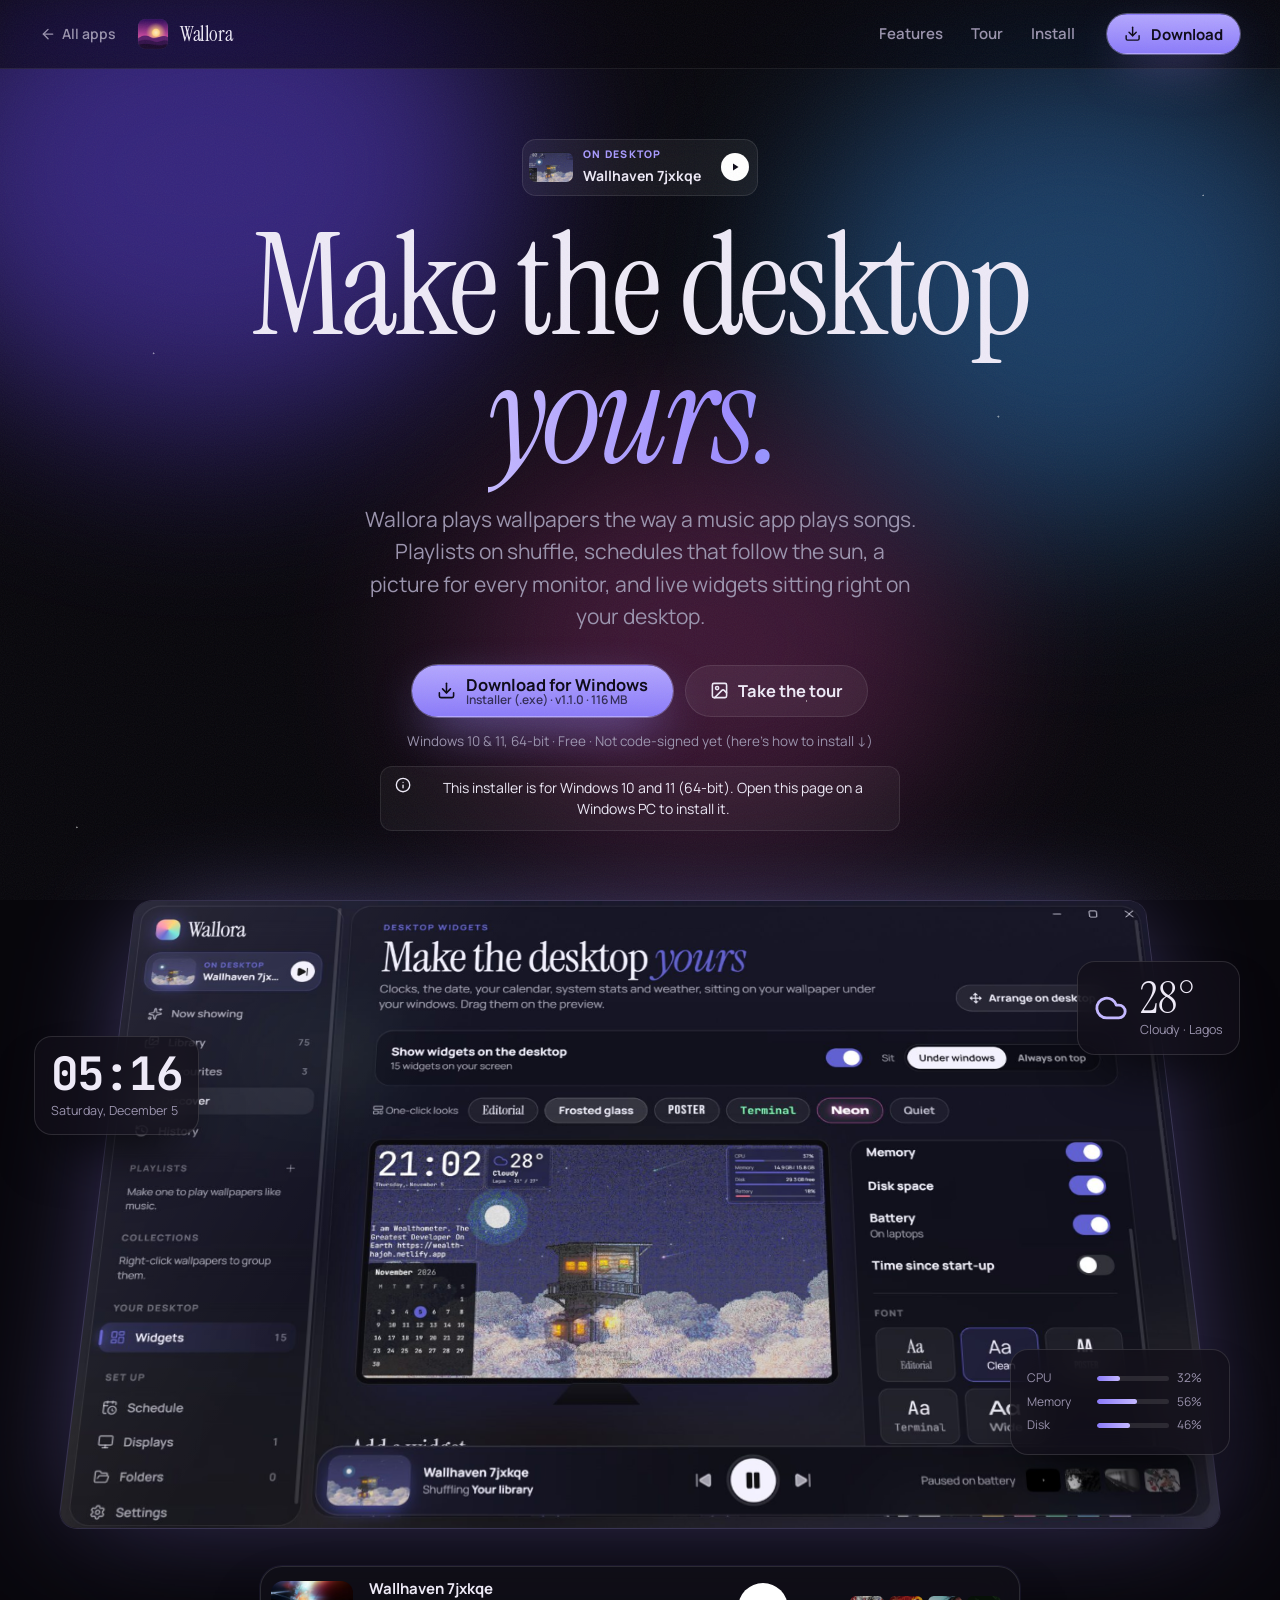
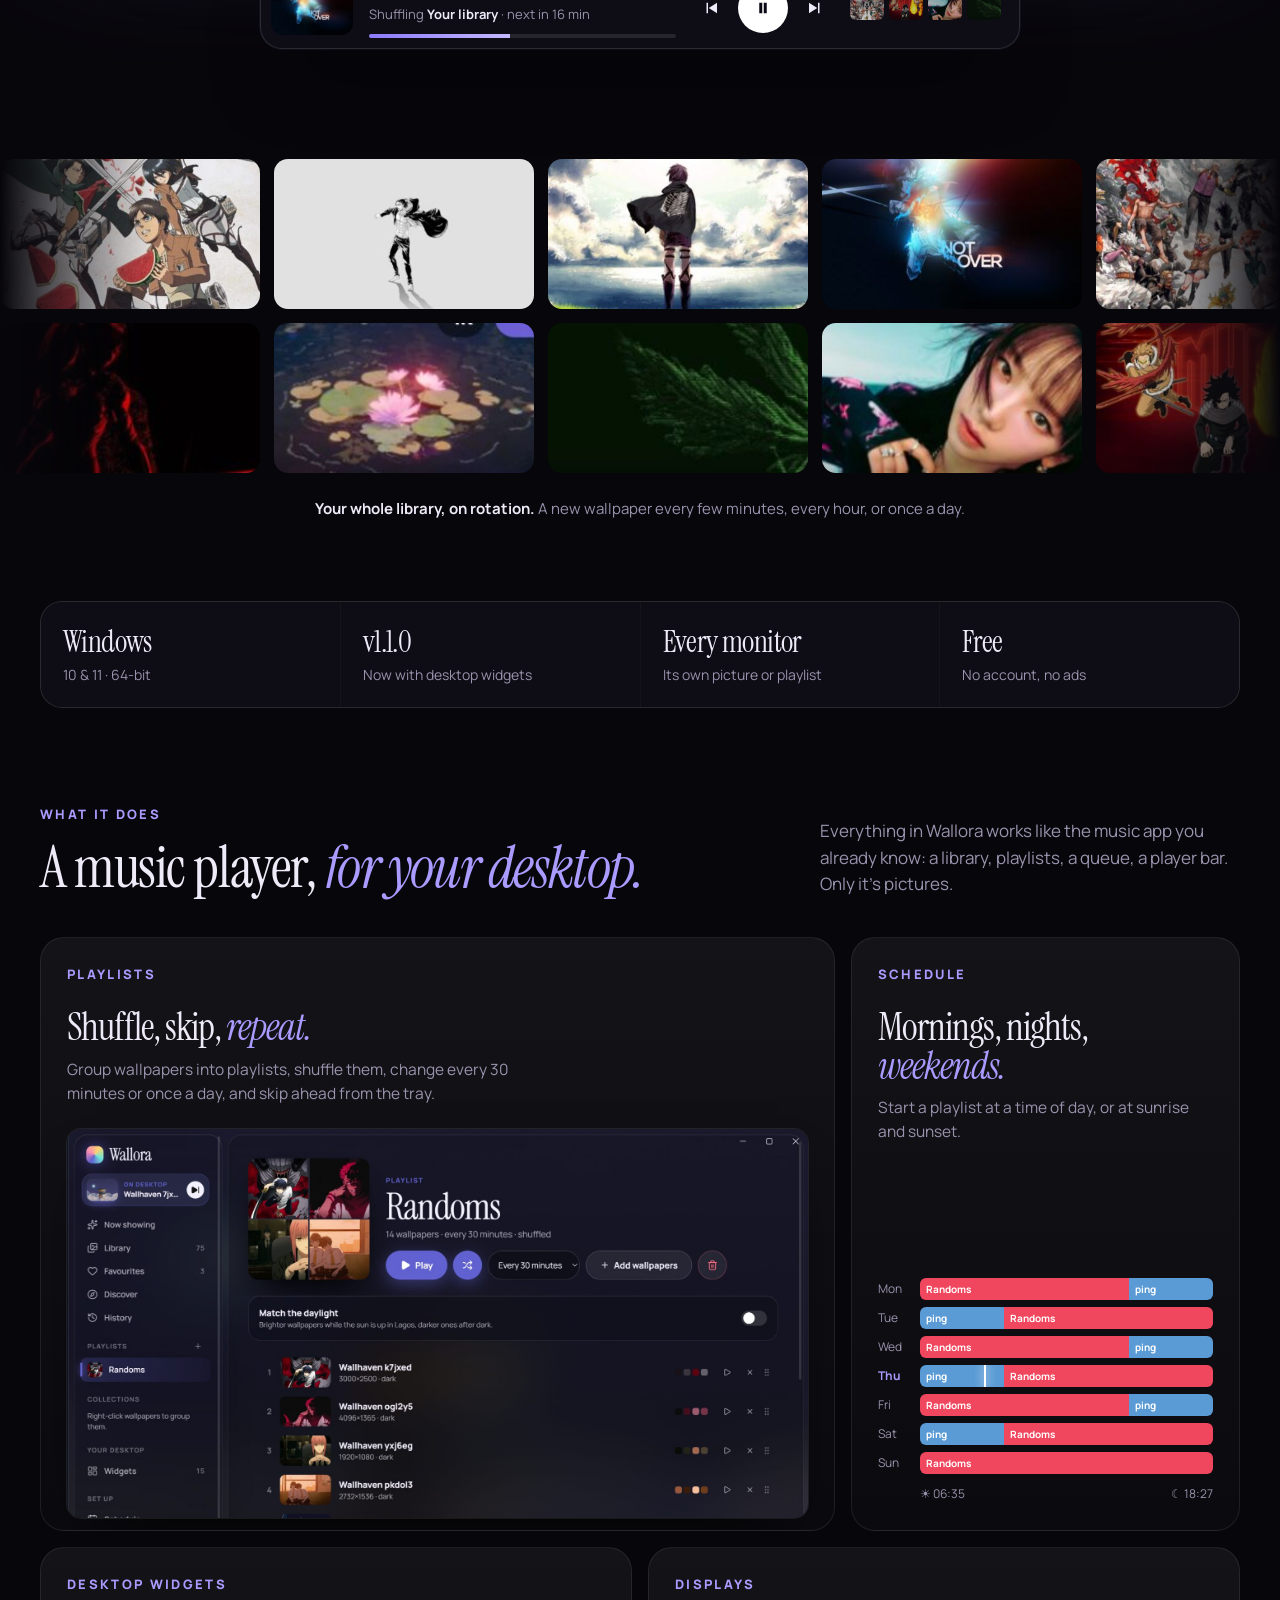
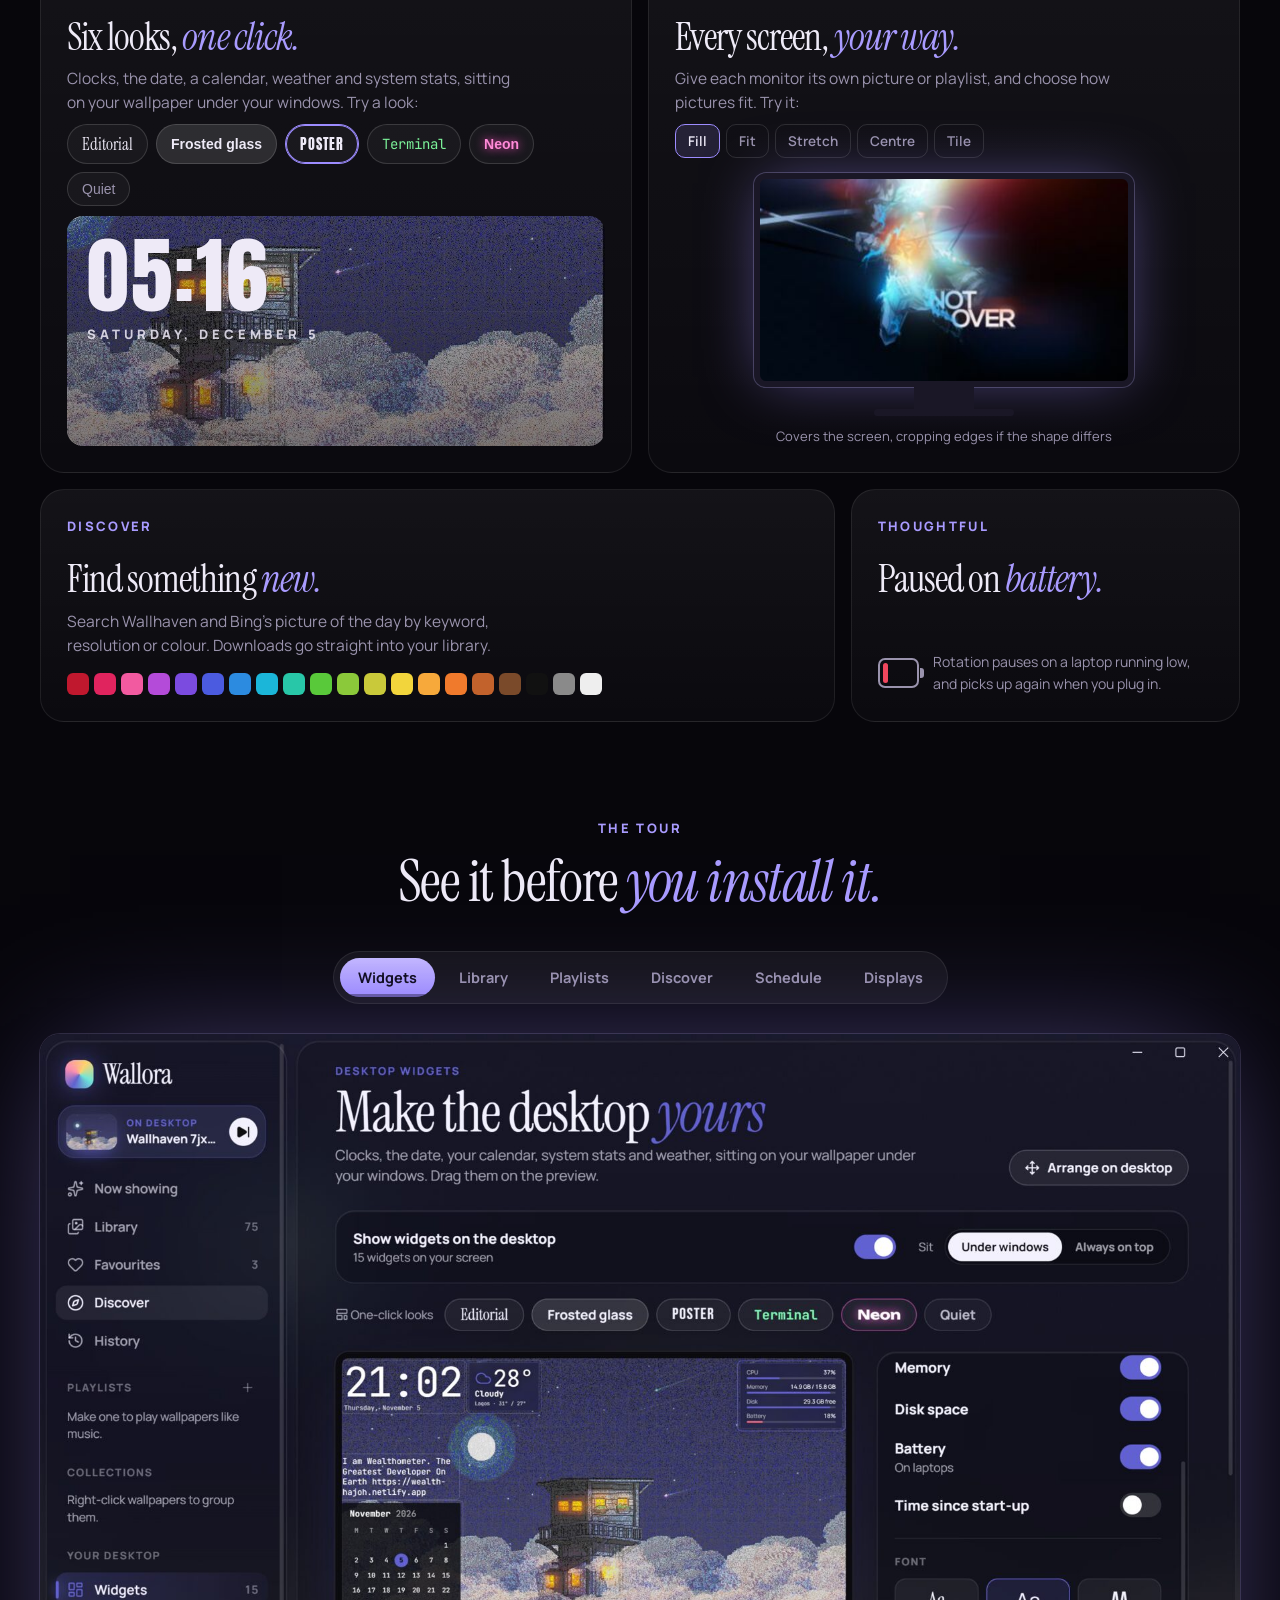
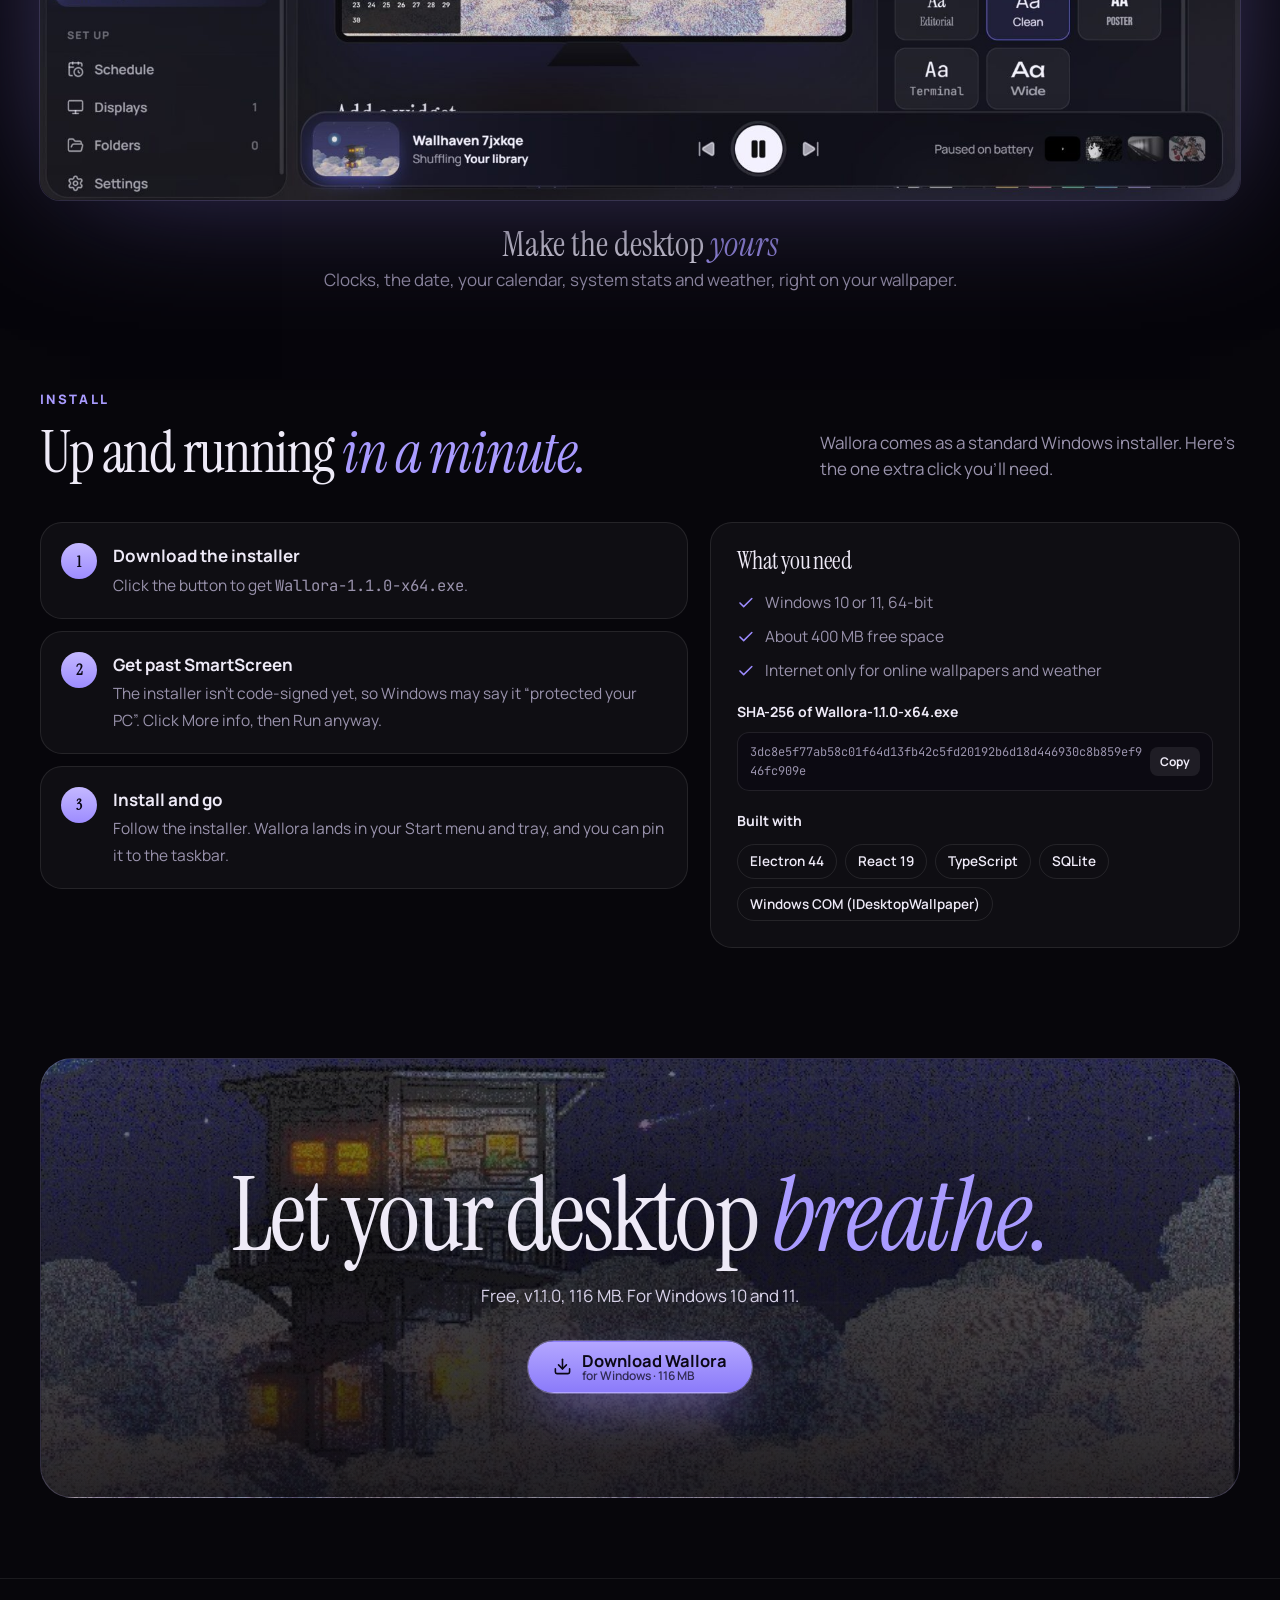
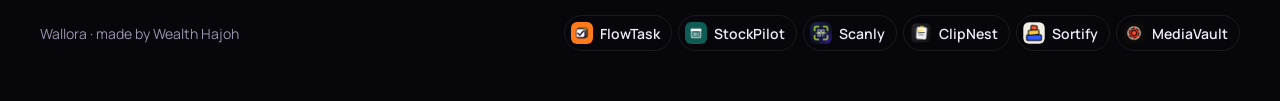
<file: wallora/index.html>
<!doctype html>
<html lang="en" data-root="../">

<head>
    <meta charset="utf-8">
    <meta name="viewport" content="width=device-width, initial-scale=1">
    <title>Wallora: Make the desktop yours.</title>
    <meta name="description" content="Wallora: a Windows wallpaper manager that plays wallpapers like a music app. Playlists, schedules, per-monitor wallpapers, desktop widgets and online sources.">
    <meta property="og:title" content="Wallora: Make the desktop yours.">
    <meta property="og:description" content="Wallpapers on shuffle, schedules that follow the sun, and widgets sitting right on your desktop. For Windows 10 and 11.">
    <meta property="og:image" content="img/widget.jpg">
    <meta name="theme-color" content="#07060B">
    <link rel="icon" href="img/icon.png">
    <link rel="preconnect" href="https://fonts.googleapis.com">
    <link rel="preconnect" href="https://fonts.gstatic.com" crossorigin>
    <link rel="stylesheet" href="https://fonts.googleapis.com/css2?family=Instrument+Serif:ital@0;1&family=Manrope:wght@400..800&family=JetBrains+Mono:wght@500;700&family=Anton&display=swap">
    <link rel="stylesheet" href="../assets/base.css">
    <style>
        /* ── Wallora: midnight violet, like the app itself ─────────────────── */
        
         :root {
            --bg: #07060B;
            --bg-2: #0C0A12;
            --surface: rgba(255, 255, 255, .045);
            --panel: #110F18;
            --text: #EEEAF7;
            --muted: #9A93AD;
            --line: rgba(255, 255, 255, .08);
            --accent: #9D8CFF;
            --accent-ink: #0B0816;
            --accent-2: #C4B8FF;
            --accent-2-ink: #0B0816;
            --lav: #A99BFF;
            --red: #F0475E;
            --blue: #5B9BD5;
            --radius: 22px;
            --card-border: 1px solid rgba(255, 255, 255, .09);
            --font-display: "Instrument Serif", serif;
            --display-weight: 400;
            --display-tracking: -0.025em;
            --font-body: "Manrope", sans-serif;
            --btn-radius: 999px;
            --btn-shadow: 0 0 0 1px rgba(196, 184, 255, .4), 0 18px 50px -14px rgba(157, 140, 255, .85);
        }
        
        body {
            background: var(--bg);
        }
        
        h1 em,
        h2 em,
        h3 em {
            font-style: italic;
            color: var(--lav);
        }
        
        .kicker {
            color: var(--lav);
            letter-spacing: .18em;
        }
        
        .nav {
            background: rgba(7, 6, 11, .6);
        }
        
        .btn {
            background: rgba(255, 255, 255, .06);
        }
        
        .btn.primary {
            background: linear-gradient(180deg, #B3A6FF, #8B7BFA);
            color: #0B0816;
        }
        /* Grain over everything, so the darks feel like a screen at night, not a flat fill. */
        
        body::after {
            content: "";
            position: fixed;
            inset: 0;
            pointer-events: none;
            z-index: 200;
            opacity: .06;
            background-image: url("data:image/svg+xml,%3Csvg xmlns='http://www.w3.org/2000/svg' width='160' height='160'%3E%3Cfilter id='n'%3E%3CfeTurbulence type='fractalNoise' baseFrequency='.9' numOctaves='2' stitchTiles='stitch'/%3E%3C/filter%3E%3Crect width='100%25' height='100%25' filter='url(%23n)'/%3E%3C/svg%3E");
        }
        /* ── Hero ───────────────────────────────────────────────────────────── */
        
        .hero {
            padding: 70px 0 0;
            text-align: center;
            overflow: visible;
            overflow-x: clip;
        }
        
        .aurora {
            position: absolute;
            inset: -10% 0 0;
            z-index: -1;
            overflow: hidden;
            pointer-events: none;
        }
        
        .aurora i {
            position: absolute;
            border-radius: 50%;
            filter: blur(90px);
            opacity: .55;
            animation: drift 20s ease-in-out infinite alternate;
        }
        
        .aurora i:nth-child(1) {
            width: 620px;
            height: 520px;
            background: #5B3FD9;
            left: -8%;
            top: 0;
        }
        
        .aurora i:nth-child(2) {
            width: 560px;
            height: 480px;
            background: #2B6CB0;
            right: -6%;
            top: 8%;
            animation-delay: -6s;
        }
        
        .aurora i:nth-child(3) {
            width: 520px;
            height: 420px;
            background: #B03A8C;
            left: 35%;
            top: 30%;
            opacity: .32;
            animation-delay: -12s;
        }
        
        @keyframes drift {
            to {
                transform: translate(70px, 50px) scale(1.15);
            }
        }
        
        .stars {
            position: absolute;
            inset: 0;
            z-index: -1;
            pointer-events: none;
            background-image: radial-gradient(1.2px 1.2px at 12% 18%, #fff 50%, transparent), radial-gradient(1px 1px at 28% 62%, #fff 50%, transparent), radial-gradient(1.4px 1.4px at 44% 12%, #fff 50%, transparent), radial-gradient(1px 1px at 63% 40%, #fff 50%, transparent), radial-gradient(1.3px 1.3px at 78% 22%, #fff 50%, transparent), radial-gradient(1px 1px at 88% 58%, #fff 50%, transparent), radial-gradient(1.2px 1.2px at 6% 48%, #fff 50%, transparent), radial-gradient(1px 1px at 52% 70%, #fff 50%, transparent), radial-gradient(1.1px 1.1px at 94% 8%, #fff 50%, transparent);
            opacity: .5;
            animation: twinkle 6s ease-in-out infinite alternate;
        }
        
        @keyframes twinkle {
            to {
                opacity: .2;
            }
        }
        
        .on-desktop {
            display: inline-flex;
            align-items: center;
            gap: 10px;
            padding: 6px 8px 6px 6px;
            border-radius: 14px;
            background: rgba(255, 255, 255, .06);
            border: 1px solid rgba(255, 255, 255, .1);
            text-align: left;
            backdrop-filter: blur(10px);
        }
        
        .on-desktop img {
            width: 44px;
            height: 30px;
            border-radius: 7px;
            object-fit: cover;
        }
        
        .on-desktop small {
            display: block;
            font-size: 10.5px;
            font-weight: 800;
            letter-spacing: .12em;
            color: var(--lav);
        }
        
        .on-desktop b {
            font-size: 14px;
        }
        
        .on-desktop .play {
            display: grid;
            place-items: center;
            width: 28px;
            height: 28px;
            margin-left: 10px;
            border-radius: 50%;
            background: #fff;
            color: #0B0816;
        }
        
        .hero h1 {
            font-size: clamp(64px, 11vw, 150px);
            line-height: .92;
            margin: 26px 0 22px;
        }
        
        .hero h1 em {
            background: linear-gradient(90deg, #C4B8FF, #9D8CFF 40%, #7FB5FF 70%, #C4B8FF);
            background-size: 200% 100%;
            -webkit-background-clip: text;
            background-clip: text;
            color: transparent;
            animation: sheen 6s linear infinite;
            padding-right: .08em;
        }
        
        @keyframes sheen {
            to {
                background-position: 200% 0;
            }
        }
        
        .hero .lead {
            margin: 0 auto;
        }
        
        .hero .cta-row {
            justify-content: center;
        }
        
        .hero .fine,
        .hero .platform-note {
            margin-left: auto;
            margin-right: auto;
            justify-content: center;
        }
        /* The stage: the app tilted back like a screen on a desk, standing up as you scroll. */
        
        .stage {
            position: relative;
            width: min(1120px, 100% - 40px);
            margin: 70px auto 0;
            perspective: 1800px;
            --t: 0;
        }
        
        .tilt {
            transform: rotateX(calc(22deg * (1 - var(--t)))) scale(calc(.9 + .1 * var(--t)));
            transform-origin: 50% 0;
            transition: transform .1s linear;
            will-change: transform;
        }
        
        .app-window {
            position: relative;
            border-radius: 18px;
            overflow: hidden;
            background: #0C0A12;
            box-shadow: 0 0 0 1px rgba(196, 184, 255, .18), 0 0 120px -20px rgba(157, 140, 255, .45), 0 80px 140px -50px #000;
        }
        
        .app-window img {
            width: 100%;
            display: block;
        }
        
        .app-window::after {
            content: "";
            position: absolute;
            inset: 0;
            background: linear-gradient(115deg, rgba(255, 255, 255, .08), transparent 30%);
            pointer-events: none;
        }
        /* Live widgets floating beside the window. */
        
        .float {
            position: absolute;
            z-index: 3;
            padding: 14px 16px;
            border-radius: 18px;
            background: rgba(17, 15, 24, .72);
            border: 1px solid rgba(255, 255, 255, .12);
            backdrop-filter: blur(16px);
            box-shadow: 0 30px 60px -25px #000;
            text-align: left;
            animation: bob 7s ease-in-out infinite;
        }
        
        @keyframes bob {
            50% {
                transform: translateY(-14px);
            }
        }
        
        .w-clock {
            left: -46px;
            top: 18%;
        }
        
        .w-clock .time {
            font: 700 46px/1 "JetBrains Mono", monospace;
            letter-spacing: -.04em;
        }
        
        .w-clock .date {
            font-size: 12.5px;
            color: var(--muted);
            margin-top: 4px;
        }
        
        .w-weather {
            right: -40px;
            top: 8%;
            display: flex;
            gap: 12px;
            align-items: center;
            animation-delay: -2.4s;
        }
        
        .w-weather b {
            font: 400 44px/1 "Instrument Serif", serif;
        }
        
        .w-weather span {
            font-size: 12.5px;
            color: var(--muted);
            display: block;
        }
        
        .w-stats {
            right: -30px;
            bottom: 26%;
            width: 220px;
            animation-delay: -4.6s;
        }
        
        .w-stats div {
            display: grid;
            grid-template-columns: 62px 1fr 36px;
            gap: 8px;
            align-items: center;
            font-size: 12px;
            color: var(--muted);
            margin: 5px 0;
        }
        
        .w-stats i {
            height: 5px;
            border-radius: 3px;
            background: rgba(255, 255, 255, .1);
            overflow: hidden;
        }
        
        .w-stats i::after {
            content: "";
            display: block;
            height: 100%;
            width: var(--v);
            background: linear-gradient(90deg, #8B7BFA, #C4B8FF);
            border-radius: 3px;
            transition: width 1.2s ease;
        }
        /* The player bar, like the one at the bottom of the app. */
        
        .player {
            position: relative;
            z-index: 4;
            display: flex;
            align-items: center;
            gap: 16px;
            width: min(760px, 100%);
            margin: -46px auto 0;
            padding: 10px 18px 10px 10px;
            border-radius: 22px;
            background: rgba(17, 15, 24, .82);
            border: 1px solid rgba(255, 255, 255, .12);
            backdrop-filter: blur(18px);
            box-shadow: 0 40px 80px -30px #000, 0 0 0 1px rgba(157, 140, 255, .08);
            text-align: left;
        }
        
        .player .thumb {
            width: 82px;
            height: 54px;
            border-radius: 12px;
            overflow: hidden;
            flex: none;
            background: #1a1726;
        }
        
        .player .thumb img {
            width: 100%;
            height: 100%;
            object-fit: cover;
            animation: in .5s ease;
        }
        
        @keyframes in {
            from {
                opacity: 0;
                transform: scale(1.1);
            }
        }
        
        .player .meta {
            min-width: 0;
            flex: 1;
        }
        
        .player .meta b {
            display: block;
            font-size: 15px;
        }
        
        .player .meta span {
            font-size: 13px;
            color: var(--muted);
        }
        
        .player .meta span strong {
            color: var(--text);
        }
        
        .progress {
            height: 4px;
            margin-top: 8px;
            border-radius: 2px;
            background: rgba(255, 255, 255, .1);
            overflow: hidden;
        }
        
        .progress i {
            display: block;
            height: 100%;
            width: 0;
            background: linear-gradient(90deg, #8B7BFA, #C4B8FF);
        }
        
        .controls {
            display: flex;
            align-items: center;
            gap: 8px;
        }
        
        .controls button {
            display: grid;
            place-items: center;
            width: 38px;
            height: 38px;
            border: 0;
            border-radius: 50%;
            background: transparent;
            color: var(--text);
            cursor: pointer;
        }
        
        .controls button:hover {
            background: rgba(255, 255, 255, .08);
        }
        
        .controls .pp {
            width: 50px;
            height: 50px;
            background: #fff;
            color: #0B0816;
        }
        
        .controls .pp:hover {
            background: #fff;
            transform: scale(1.06);
        }
        
        .controls svg {
            width: 18px;
            height: 18px;
            fill: currentColor;
        }
        
        .up-next {
            display: flex;
            gap: 5px;
        }
        
        .up-next img {
            width: 34px;
            height: 24px;
            border-radius: 6px;
            object-fit: cover;
            opacity: .75;
        }
        /* ── Wallpaper river ─────────────────────────────────────────────────── */
        
        .river {
            overflow: hidden;
            margin-top: 110px;
            display: flex;
            flex-direction: column;
            gap: 14px;
            -webkit-mask: linear-gradient(90deg, transparent, #000 12%, #000 88%, transparent);
            mask: linear-gradient(90deg, transparent, #000 12%, #000 88%, transparent);
        }
        
        .lane {
            display: flex;
            gap: 14px;
            width: max-content;
            animation: flow 55s linear infinite;
        }
        
        .lane.rev {
            animation-direction: reverse;
            animation-duration: 65s;
        }
        
        .river:hover .lane {
            animation-play-state: paused;
        }
        
        .lane img {
            height: 150px;
            width: 260px;
            object-fit: cover;
            border-radius: 14px;
            filter: saturate(1.05);
            transition: transform .3s, box-shadow .3s;
        }
        
        .lane img:hover {
            transform: scale(1.06);
            box-shadow: 0 0 0 2px var(--accent), 0 20px 40px -15px rgba(157, 140, 255, .7);
        }
        
        @keyframes flow {
            to {
                transform: translateX(-50%);
            }
        }
        
        .river-cap {
            text-align: center;
            margin-top: 24px;
            color: var(--muted);
            font-size: 15px;
        }
        
        .river-cap b {
            color: var(--text);
        }
        /* ── Bento ──────────────────────────────────────────────────────────── */
        
        .bento {
            display: grid;
            grid-template-columns: repeat(6, 1fr);
            grid-auto-rows: minmax(150px, auto);
            gap: 16px;
        }
        
        .cell {
            position: relative;
            overflow: hidden;
            padding: 26px;
            border-radius: 24px;
            background: linear-gradient(180deg, rgba(255, 255, 255, .055), rgba(255, 255, 255, .02));
            border: 1px solid rgba(255, 255, 255, .08);
            display: flex;
            flex-direction: column;
            gap: 10px;
            transition: border-color .3s, transform .3s;
        }
        
        .cell:hover {
            border-color: rgba(196, 184, 255, .3);
        }
        
        .cell::before {
            content: "";
            position: absolute;
            inset: 0;
            background: radial-gradient(500px 220px at var(--mx, 50%) var(--my, 0%), rgba(157, 140, 255, .14), transparent 60%);
            opacity: 0;
            transition: opacity .3s;
            pointer-events: none;
        }
        
        .cell:hover::before {
            opacity: 1;
        }
        
        .cell h3 {
            font-size: clamp(30px, 3vw, 40px);
            line-height: 1;
        }
        
        .cell p {
            color: var(--muted);
            font-size: 15.5px;
            max-width: 460px;
        }
        
        .c-playlist {
            grid-column: span 4;
            grid-row: span 2;
        }
        
        .c-schedule {
            grid-column: span 2;
            grid-row: span 2;
        }
        
        .c-widgets {
            grid-column: span 3;
            grid-row: span 2;
        }
        
        .c-displays {
            grid-column: span 3;
            grid-row: span 2;
        }
        
        .c-discover {
            grid-column: span 4;
        }
        
        .c-battery {
            grid-column: span 2;
        }
        
        @media (max-width: 980px) {
            .bento {
                grid-template-columns: 1fr 1fr;
            }
            .c-playlist,
            .c-widgets,
            .c-displays,
            .c-discover {
                grid-column: span 2;
            }
            .c-schedule,
            .c-battery {
                grid-column: span 2;
            }
        }
        
        .shot-peek {
            margin-top: auto;
            border-radius: 14px;
            overflow: hidden;
            box-shadow: 0 0 0 1px rgba(255, 255, 255, .08), 0 30px 60px -30px #000;
            transform: translateY(14px);
            transition: transform .5s cubic-bezier(.2, 1, .3, 1);
        }
        
        .cell:hover .shot-peek {
            transform: translateY(0);
        }
        
        .shot-peek img {
            width: 100%;
            aspect-ratio: 16/8.4;
            object-fit: cover;
            object-position: 0 0;
        }
        /* The week, rebuilt from the Schedule screen. */
        
        .week {
            margin-top: auto;
            display: flex;
            flex-direction: column;
            gap: 7px;
        }
        
        .week .row {
            display: grid;
            grid-template-columns: 34px 1fr;
            align-items: center;
            gap: 8px;
            font-size: 12px;
            color: var(--muted);
        }
        
        .week .row.today span {
            color: var(--lav);
            font-weight: 700;
        }
        
        .bar {
            position: relative;
            display: flex;
            height: 22px;
            border-radius: 6px;
            overflow: hidden;
        }
        
        .bar i {
            display: flex;
            align-items: center;
            padding-left: 6px;
            font: 700 10px var(--font-body);
            color: #fff;
            white-space: nowrap;
            overflow: hidden;
            transform: scaleX(0);
            transform-origin: left;
            transition: transform .9s cubic-bezier(.2, 1, .3, 1);
        }
        
        .in .bar i {
            transform: scaleX(1);
        }
        
        .bar .r {
            background: var(--red);
        }
        
        .bar .b {
            background: var(--blue);
        }
        
        .now-line {
            position: absolute;
            top: -3px;
            bottom: -3px;
            width: 2px;
            background: #fff;
            box-shadow: 0 0 10px #fff;
            border-radius: 1px;
        }
        
        .sun-times {
            display: flex;
            justify-content: space-between;
            font-size: 12px;
            color: var(--muted);
            margin-top: 4px;
            padding-left: 42px;
        }
        /* One-click looks. */
        
        .looks {
            display: flex;
            flex-wrap: wrap;
            gap: 8px;
        }
        
        .look {
            padding: 8px 14px;
            border-radius: 999px;
            border: 1px solid rgba(255, 255, 255, .14);
            background: rgba(255, 255, 255, .04);
            color: var(--text);
            cursor: pointer;
            font-size: 14px;
            transition: all .2s;
        }
        
        .look.on {
            border-color: var(--accent);
            box-shadow: 0 0 0 1px var(--accent) inset;
        }
        
        .look[data-look="editorial"] {
            font-family: "Instrument Serif", serif;
            font-size: 17px;
        }
        
        .look[data-look="frosted"] {
            font-weight: 700;
            background: rgba(255, 255, 255, .12);
        }
        
        .look[data-look="poster"] {
            font-family: "Anton", sans-serif;
            letter-spacing: .06em;
        }
        
        .look[data-look="terminal"] {
            font-family: "JetBrains Mono", monospace;
            color: #7CF29A;
        }
        
        .look[data-look="neon"] {
            font-weight: 800;
            color: #FF8AD8;
            text-shadow: 0 0 10px #FF4FC1;
        }
        
        .look[data-look="quiet"] {
            color: var(--muted);
        }
        
        .demo {
            position: relative;
            margin-top: auto;
            height: 230px;
            border-radius: 16px;
            overflow: hidden;
            background: url(img/calm.jpg) 70% center/cover;
        }
        
        .demo::after {
            content: "";
            position: absolute;
            inset: 0;
            background: linear-gradient(180deg, rgba(7, 6, 11, .1), rgba(7, 6, 11, .45));
        }
        
        .demo-clock {
            position: absolute;
            z-index: 2;
            left: 20px;
            top: 18px;
            transition: all .35s ease;
        }
        
        .demo-clock .t {
            display: block;
            font-size: 58px;
            line-height: 1;
            transition: all .35s ease;
        }
        
        .demo-clock .d {
            display: block;
            font-size: 13px;
            margin-top: 6px;
            opacity: .85;
        }
        
        .demo-clock.editorial .t {
            font-family: "Instrument Serif", serif;
            font-style: italic;
        }
        
        .demo-clock.frosted {
            padding: 14px 18px;
            border-radius: 18px;
            background: rgba(255, 255, 255, .16);
            backdrop-filter: blur(14px);
            border: 1px solid rgba(255, 255, 255, .25);
        }
        
        .demo-clock.frosted .t {
            font-weight: 700;
            font-family: var(--font-body);
        }
        
        .demo-clock.poster .t {
            font-family: "Anton", sans-serif;
            font-size: 84px;
            letter-spacing: .02em;
        }
        
        .demo-clock.poster .d {
            text-transform: uppercase;
            letter-spacing: .3em;
            font-weight: 800;
        }
        
        .demo-clock.terminal {
            padding: 10px 14px;
            background: rgba(0, 0, 0, .55);
            border-radius: 8px;
            font-family: "JetBrains Mono", monospace;
            color: #7CF29A;
        }
        
        .demo-clock.terminal .t {
            font-family: "JetBrains Mono", monospace;
            font-size: 48px;
            font-weight: 700;
        }
        
        .demo-clock.terminal .d::before {
            content: "$ date  ";
            opacity: .6;
        }
        
        .demo-clock.neon .t {
            font-family: var(--font-body);
            font-weight: 800;
            color: #FFD1F3;
            text-shadow: 0 0 6px #FF4FC1, 0 0 22px #FF4FC1, 0 0 44px #C21E97;
        }
        
        .demo-clock.neon .d {
            color: #FFB3EA;
        }
        
        .demo-clock.quiet .t {
            font-family: var(--font-body);
            font-weight: 300;
            font-size: 44px;
            opacity: .8;
        }
        /* How pictures fit the screen. */
        
        .fits {
            display: flex;
            flex-wrap: wrap;
            gap: 6px;
        }
        
        .fits button {
            padding: 7px 12px;
            border-radius: 10px;
            border: 1px solid rgba(255, 255, 255, .12);
            background: transparent;
            color: var(--muted);
            font: 600 13.5px var(--font-body);
            cursor: pointer;
        }
        
        .fits button.on {
            color: var(--text);
            border-color: var(--accent);
            background: rgba(157, 140, 255, .14);
        }
        
        .monitor-demo {
            margin: auto auto 0;
            width: min(380px, 100%);
        }
        
        .monitor-demo .screen {
            aspect-ratio: 16/9;
            border-radius: 12px;
            border: 6px solid #1a1726;
            background-color: #000;
            background-image: url(img/walls/w4.jpg);
            background-repeat: no-repeat;
            background-position: center;
            background-size: cover;
            box-shadow: 0 0 0 1px rgba(196, 184, 255, .25), 0 0 60px -10px rgba(157, 140, 255, .5);
            transition: background-size .4s ease;
        }
        
        .monitor-demo .neck {
            width: 60px;
            height: 22px;
            margin: 0 auto;
            background: #1a1726;
        }
        
        .monitor-demo .mfoot {
            width: 140px;
            height: 7px;
            margin: 0 auto;
            border-radius: 6px;
            background: #1a1726;
        }
        
        .fit-note {
            font-size: 13px;
            color: var(--muted);
            text-align: center;
            min-height: 20px;
        }
        
        .swatches {
            display: flex;
            gap: 5px;
            margin-top: 6px;
            flex-wrap: wrap;
        }
        
        .swatches i {
            width: 22px;
            height: 22px;
            border-radius: 6px;
            transition: transform .2s;
        }
        
        .swatches i:hover {
            transform: translateY(-4px) scale(1.15);
        }
        
        .battery {
            display: flex;
            align-items: center;
            gap: 14px;
            margin-top: auto;
        }
        
        .batt {
            position: relative;
            width: 64px;
            height: 30px;
            border: 2px solid var(--muted);
            border-radius: 7px;
            padding: 3px;
        }
        
        .batt::after {
            content: "";
            position: absolute;
            right: -7px;
            top: 8px;
            width: 4px;
            height: 10px;
            border-radius: 0 3px 3px 0;
            background: var(--muted);
        }
        
        .batt i {
            display: block;
            height: 100%;
            width: 18%;
            border-radius: 3px;
            background: var(--red);
            animation: low 2s ease-in-out infinite;
        }
        
        @keyframes low {
            50% {
                opacity: .35;
            }
        }
        /* ── Tour: tabbed screenshots ───────────────────────────────────────── */
        
        .tabs {
            display: flex;
            flex-wrap: wrap;
            gap: 6px;
            padding: 6px;
            border-radius: 999px;
            background: rgba(255, 255, 255, .05);
            border: 1px solid rgba(255, 255, 255, .08);
            width: fit-content;
            margin: 0 auto 30px;
        }
        
        .tabs button {
            position: relative;
            padding: 10px 18px;
            border: 0;
            border-radius: 999px;
            background: transparent;
            color: var(--muted);
            font: 700 14.5px var(--font-body);
            cursor: pointer;
            overflow: hidden;
        }
        
        .tabs button.on {
            color: #0B0816;
            background: linear-gradient(180deg, #C4B8FF, #9D8CFF);
        }
        
        .tabs button.on::after {
            content: "";
            position: absolute;
            left: 0;
            bottom: 0;
            height: 3px;
            width: 0;
            background: rgba(11, 8, 22, .4);
            animation: tick var(--dur, 6s) linear forwards;
        }
        
        .tabs.paused button.on::after {
            display: none;
        }
        
        @keyframes tick {
            to {
                width: 100%;
            }
        }
        
        .tour {
            position: relative;
            border-radius: 20px;
            overflow: hidden;
            aspect-ratio: 2784/1776;
            background: #0C0A12;
            box-shadow: 0 0 0 1px rgba(196, 184, 255, .16), 0 0 140px -30px rgba(157, 140, 255, .5), 0 60px 120px -50px #000;
            cursor: zoom-in;
        }
        
        .tour img {
            position: absolute;
            inset: 0;
            width: 100%;
            height: 100%;
            object-fit: cover;
            opacity: 0;
            transform: scale(1.02);
            transition: opacity .6s ease, transform .9s cubic-bezier(.2, 1, .3, 1);
        }
        
        .tour img.on {
            opacity: 1;
            transform: none;
        }
        
        .tour-cap {
            text-align: center;
            margin-top: 22px;
        }
        
        .tour-cap b {
            display: block;
            font: 400 34px var(--font-display);
        }
        
        .tour-cap b em {
            font-style: italic;
            color: var(--lav);
        }
        
        .tour-cap span {
            color: var(--muted);
        }
        /* ── Install, final ─────────────────────────────────────────────────── */
        
        .facts {
            background: rgba(255, 255, 255, .06);
        }
        
        .fact {
            background: #0E0C15;
        }
        
        .fact b {
            font-weight: 400;
            font-size: 30px;
        }
        
        .steps li,
        .side-card {
            background: rgba(255, 255, 255, .035);
        }
        
        .steps li::before {
            background: linear-gradient(180deg, #C4B8FF, #9D8CFF);
        }
        
        .final {
            min-height: 440px;
            display: flex;
            flex-direction: column;
            justify-content: center;
            background: radial-gradient(70% 90% at 50% 50%, rgba(7, 6, 11, .55), rgba(7, 6, 11, .2)), linear-gradient(180deg, rgba(7, 6, 11, .1), rgba(7, 6, 11, .8)), url(img/calm.jpg) center 60%/cover;
            border: 1px solid rgba(196, 184, 255, .2);
        }
        
        .final h2 {
            font-size: clamp(52px, 8vw, 104px);
            text-shadow: 0 10px 40px rgba(0, 0, 0, .6);
        }
        
        .final p {
            color: #D9D3EA;
        }
        
        @media (max-width: 900px) {
            .float {
                display: none;
            }
            .player .up-next {
                display: none;
            }
            .player {
                margin-top: 18px;
            }
        }
        
        @media (max-width: 600px) {
            .player .meta span {
                display: none;
            }
            .controls button:not(.pp) {
                display: none;
            }
            .lane img {
                height: 110px;
                width: 190px;
            }
            .tabs button {
                padding: 8px 12px;
                font-size: 13px;
            }
        }
    </style>
</head>

<body class="p-wallora" data-platform="windows">
    <header class="nav">
        <div class="wrap">
            <a class="back" href="../" aria-label="All apps"><svg class="icon" viewBox="0 0 24 24" aria-hidden="true"><path d="m12 19-7-7 7-7"/><path d="M19 12H5"/></svg><span>All apps</span></a>
            <a class="brand" href="#top"><img src="img/icon.png" alt="">Wallora</a>
            <nav class="nav-links"><a href="#features">Features</a><a href="#tour">Tour</a><a href="#install">Install</a></nav>
            <a class="btn primary small" href="../downloads/Wallora-1.1.0-x64.exe" data-download="wallora"><svg class="icon" viewBox="0 0 24 24" aria-hidden="true"><path d="M12 15V3"/><path d="M21 15v4a2 2 0 0 1-2 2H5a2 2 0 0 1-2-2v-4"/><path d="m7 10 5 5 5-5"/></svg> Download</a>
        </div>
    </header>

    <main id="top">
        <section class="hero">
            <div class="aurora" aria-hidden="true"><i></i><i></i><i></i></div>
            <div class="stars" aria-hidden="true"></div>

            <div class="wrap">
                <span class="on-desktop" aria-hidden="true"><img src="img/desk.jpg" alt=""><span><small>ON DESKTOP</small><b>Wallhaven 7jxkqe</b></span><span class="play"><svg viewBox="0 0 24 24" width="12" height="12" fill="currentColor"><path d="M8 5v14l11-7z"/></svg></span></span>
                <h1>Make the desktop<br><em>yours.</em></h1>
                <p class="lead">Wallora plays wallpapers the way a music app plays songs. Playlists on shuffle, schedules that follow the sun, a picture for every monitor, and live widgets sitting right on your desktop.</p>
                <div class="cta-row">
                    <a class="btn primary" href="../downloads/Wallora-1.1.0-x64.exe" data-download="wallora">
                        <svg class="icon" viewBox="0 0 24 24" aria-hidden="true"><path d="M12 15V3"/><path d="M21 15v4a2 2 0 0 1-2 2H5a2 2 0 0 1-2-2v-4"/><path d="m7 10 5 5 5-5"/></svg><span class="btn-text">Download for Windows<span class="sub">Installer (.exe) · v1.1.0 · 116 MB</span></span>
                    </a>
                    <a class="btn" href="#tour"><svg class="icon" viewBox="0 0 24 24" aria-hidden="true"><rect width="18" height="18" x="3" y="3" rx="2" ry="2"/><circle cx="9" cy="9" r="2"/><path d="m21 15-3.086-3.086a2 2 0 0 0-2.828 0L6 21"/></svg> Take the tour</a>
                </div>
                <p class="fine">Windows 10 &amp; 11, 64-bit · Free · Not code-signed yet (here's how to install ↓)</p>
                <div class="platform-note"><svg class="icon" viewBox="0 0 24 24" aria-hidden="true"><circle cx="12" cy="12" r="10"/><path d="M12 16v-4"/><path d="M12 8h.01"/></svg><span></span></div>
            </div>

            <div class="stage" id="stage">
                <div class="float w-clock" aria-hidden="true">
                    <div class="time" data-clock>21:02</div>
                    <div class="date" data-date>Thursday, November 5</div>
                </div>
                <div class="float w-weather" aria-hidden="true">
                    <svg class="icon" viewBox="0 0 24 24" style="width:34px;height:34px;color:#C4B8FF"><path d="M17.5 19H9a7 7 0 1 1 6.71-9h1.79a4.5 4.5 0 1 1 0 9Z"/></svg>
                    <div><b>28°</b><span>Cloudy · Lagos</span></div>
                </div>
                <div class="float w-stats" aria-hidden="true">
                    <div>CPU <i style="--v:37%" data-stat></i><span>37%</span></div>
                    <div>Memory <i style="--v:62%" data-stat></i><span>62%</span></div>
                    <div>Disk <i style="--v:48%" data-stat></i><span>48%</span></div>
                </div>
                <div class="tilt">
                    <div class="app-window"><img src="img/widget.jpg" alt="Wallora's widget editor: a pixel-art wallpaper with a clock, weather, calendar and system stats on it"></div>
                </div>
                <div class="player" aria-label="Now playing">
                    <div class="thumb"><img data-p-thumb src="img/walls/w4.jpg" alt=""></div>
                    <div class="meta">
                        <b data-p-title>Wallhaven 7jxkqe</b>
                        <span>Shuffling <strong>Your library</strong> · next in <span data-p-next>29 min</span></span>
                        <div class="progress"><i data-p-bar></i></div>
                    </div>
                    <div class="controls">
                        <button data-p-prev aria-label="Previous wallpaper"><svg viewBox="0 0 24 24"><path d="M6 5h2v14H6zM20 5v14L9 12z"/></svg></button>
                        <button class="pp" data-p-pp aria-label="Pause"><svg viewBox="0 0 24 24" data-p-icon><path d="M7 5h4v14H7zM13 5h4v14h-4z"/></svg></button>
                        <button data-p-next-btn aria-label="Next wallpaper"><svg viewBox="0 0 24 24"><path d="M16 5h2v14h-2zM4 5v14l11-7z"/></svg></button>
                    </div>
                    <div class="up-next" data-p-queue aria-hidden="true"></div>
                </div>
            </div>
        </section>

        <div class="river" aria-hidden="true">
            <div class="lane" data-lane="0"></div>
            <div class="lane rev" data-lane="1"></div>
        </div>
        <p class="river-cap reveal"><b>Your whole library, on rotation.</b> A new wallpaper every few minutes, every hour, or once a day.</p>

        <div class="wrap reveal" style="margin-top:80px">
            <div class="facts">
                <div class="fact"><b>Windows</b><span>10 &amp; 11 · 64-bit</span></div>
                <div class="fact"><b>v1.1.0</b><span>Now with desktop widgets</span></div>
                <div class="fact"><b>Every monitor</b><span>Its own picture or playlist</span></div>
                <div class="fact"><b>Free</b><span>No account, no ads</span></div>
            </div>
        </div>

        <section class="block" id="features">
            <div class="wrap">
                <div class="section-head reveal">
                    <div><span class="kicker">What it does</span>
                        <h2>A music player, <em>for your desktop.</em></h2>
                    </div>
                    <p>Everything in Wallora works like the music app you already know: a library, playlists, a queue, a player bar. Only it's pictures.</p>
                </div>

                <div class="bento">
                    <article class="cell c-playlist reveal">
                        <span class="kicker">Playlists</span>
                        <h3>Shuffle, skip, <em>repeat.</em></h3>
                        <p>Group wallpapers into playlists, shuffle them, change every 30 minutes or once a day, and skip ahead from the tray.</p>
                        <div class="shot-peek"><img src="img/playlist.jpg" alt="A playlist called Randoms with 14 wallpapers, changing every 30 minutes"></div>
                    </article>

                    <article class="cell c-schedule reveal">
                        <span class="kicker">Schedule</span>
                        <h3>Mornings, nights, <em>weekends.</em></h3>
                        <p>Start a playlist at a time of day, or at sunrise and sunset.</p>
                        <div class="week" aria-label="A week of playlists: Randoms in red, ping in blue">
                            <div class="row"><span>Mon</span>
                                <div class="bar"><i class="r" style="flex:13">Randoms</i><i class="b" style="flex:5;transition-delay:.15s">ping</i></div>
                            </div>
                            <div class="row"><span>Tue</span>
                                <div class="bar"><i class="b" style="flex:5">ping</i><i class="r" style="flex:13;transition-delay:.15s">Randoms</i></div>
                            </div>
                            <div class="row"><span>Wed</span>
                                <div class="bar"><i class="r" style="flex:13">Randoms</i><i class="b" style="flex:5;transition-delay:.15s">ping</i></div>
                            </div>
                            <div class="row today"><span>Thu</span>
                                <div class="bar"><i class="b" style="flex:5">ping</i><i class="r" style="flex:13;transition-delay:.15s">Randoms</i><span class="now-line" data-now></span></div>
                            </div>
                            <div class="row"><span>Fri</span>
                                <div class="bar"><i class="r" style="flex:13">Randoms</i><i class="b" style="flex:5;transition-delay:.15s">ping</i></div>
                            </div>
                            <div class="row"><span>Sat</span>
                                <div class="bar"><i class="b" style="flex:5">ping</i><i class="r" style="flex:13;transition-delay:.15s">Randoms</i></div>
                            </div>
                            <div class="row"><span>Sun</span>
                                <div class="bar"><i class="r" style="flex:1">Randoms</i></div>
                            </div>
                            <div class="sun-times"><span>☀ 06:35</span><span>☾ 18:27</span></div>
                        </div>
                    </article>

                    <article class="cell c-widgets reveal">
                        <span class="kicker">Desktop widgets</span>
                        <h3>Six looks, <em>one click.</em></h3>
                        <p>Clocks, the date, a calendar, weather and system stats, sitting on your wallpaper under your windows. Try a look:</p>
                        <div class="looks" role="radiogroup" aria-label="Widget looks">
                            <button class="look" data-look="editorial" role="radio">Editorial</button>
                            <button class="look on" data-look="frosted" role="radio" aria-checked="true">Frosted glass</button>
                            <button class="look" data-look="poster" role="radio">POSTER</button>
                            <button class="look" data-look="terminal" role="radio">Terminal</button>
                            <button class="look" data-look="neon" role="radio">Neon</button>
                            <button class="look" data-look="quiet" role="radio">Quiet</button>
                        </div>
                        <div class="demo">
                            <div class="demo-clock frosted" data-demo><span class="t" data-clock>21:02</span><span class="d" data-date>Thursday, November 5</span></div>
                        </div>
                    </article>

                    <article class="cell c-displays reveal">
                        <span class="kicker">Displays</span>
                        <h3>Every screen, <em>your way.</em></h3>
                        <p>Give each monitor its own picture or playlist, and choose how pictures fit. Try it:</p>
                        <div class="fits" role="radiogroup" aria-label="How pictures fit the screen">
                            <button class="on" data-fit="cover" data-note="Covers the screen, cropping edges if the shape differs">Fill</button>
                            <button data-fit="contain" data-note="Whole picture visible, with bars if needed">Fit</button>
                            <button data-fit="100% 100%" data-note="Fills exactly, stretching the shape">Stretch</button>
                            <button data-fit="34%" data-note="Actual size, in the middle">Centre</button>
                            <button data-fit="tile" data-note="Repeated across the screen">Tile</button>
                        </div>
                        <div class="monitor-demo">
                            <div class="screen" data-screen></div>
                            <div class="neck"></div>
                            <div class="mfoot"></div>
                        </div>
                        <div class="fit-note" data-fit-note>Covers the screen, cropping edges if the shape differs</div>
                    </article>

                    <article class="cell c-discover reveal">
                        <span class="kicker">Discover</span>
                        <h3>Find something <em>new.</em></h3>
                        <p>Search Wallhaven and Bing's picture of the day by keyword, resolution or colour. Downloads go straight into your library.</p>
                        <div class="swatches" aria-hidden="true">
                            <i style="background:#C0182E"></i><i style="background:#E0245E"></i><i style="background:#F25AA0"></i><i style="background:#B44BD9"></i><i style="background:#7B4BE0"></i><i style="background:#4B5BE0"></i><i style="background:#2C8BE0"></i>
                            <i style="background:#1BB6D9"></i><i style="background:#28C7A8"></i><i style="background:#59C93A"></i><i style="background:#8BC93A"></i><i style="background:#C9C93A"></i><i style="background:#F2D53C"></i><i style="background:#F7A93B"></i>
                            <i style="background:#F07A2C"></i>
                            <i style="background:#C2622C"></i><i style="background:#7A4A2A"></i><i style="background:#111"></i><i style="background:#8A8A8A"></i><i style="background:#EEE"></i>
                        </div>
                    </article>

                    <article class="cell c-battery reveal">
                        <span class="kicker">Thoughtful</span>
                        <h3>Paused on <em>battery.</em></h3>
                        <div class="battery"><span class="batt"><i></i></span>
                            <p style="font-size:14px">Rotation pauses on a laptop running low, and picks up again when you plug in.</p>
                        </div>
                    </article>
                </div>
            </div>
        </section>

        <section class="block" id="tour">
            <div class="wrap">
                <div class="section-head reveal" style="justify-content:center;text-align:center">
                    <div><span class="kicker">The tour</span>
                        <h2>See it before <em>you install it.</em></h2>
                    </div>
                </div>
                <div class="tabs reveal" role="tablist" data-tabs>
                    <button class="on" role="tab" data-i="0">Widgets</button>
                    <button role="tab" data-i="1">Library</button>
                    <button role="tab" data-i="2">Playlists</button>
                    <button role="tab" data-i="3">Discover</button>
                    <button role="tab" data-i="4">Schedule</button>
                    <button role="tab" data-i="5">Displays</button>
                </div>
                <div class="tour reveal" data-tour>
                    <img class="on" src="img/widget.jpg" alt="Desktop widgets: Make the desktop yours">
                    <img src="img/library.jpg" alt="Library: 75 wallpapers, searchable by name and colour" loading="lazy">
                    <img src="img/playlist.jpg" alt="Playlist: Randoms, 14 wallpapers every 30 minutes" loading="lazy">
                    <img src="img/discover.jpg" alt="Discover: find something new on Wallhaven" loading="lazy">
                    <img src="img/schedule.jpg" alt="Schedule: mornings, nights, weekends" loading="lazy">
                    <img src="img/displays.jpg" alt="Displays: 1 screen, your way" loading="lazy">
                </div>
                <div class="tour-cap" data-cap><b>Make the desktop <em>yours</em></b><span>Clocks, the date, your calendar, system stats and weather, right on your wallpaper.</span></div>
            </div>
        </section>

        <section class="block" id="install">
            <div class="wrap">
                <div class="section-head reveal">
                    <div><span class="kicker">Install</span>
                        <h2>Up and running <em>in a minute.</em></h2>
                    </div>
                    <p>Wallora comes as a standard Windows installer. Here's the one extra click you'll need.</p>
                </div>
                <div class="install">
                    <ol class="steps reveal">
                        <li>
                            <div><b>Download the installer</b><span>Click the button to get <span class="mono">Wallora-1.1.0-x64.exe</span>.</span>
                            </div>
                        </li>
                        <li>
                            <div><b>Get past SmartScreen</b><span>The installer isn't code-signed yet, so Windows may say it “protected your PC”. Click More info, then Run anyway.</span></div>
                        </li>
                        <li>
                            <div><b>Install and go</b><span>Follow the installer. Wallora lands in your Start menu and tray, and you can pin it to the taskbar.</span></div>
                        </li>
                    </ol>
                    <aside class="side-card reveal">
                        <h3>What you need</h3>
                        <ul class="req">
                            <li><svg class="icon" viewBox="0 0 24 24" aria-hidden="true"><path d="M20 6 9 17l-5-5"/></svg><span>Windows 10 or 11, 64-bit</span></li>
                            <li><svg class="icon" viewBox="0 0 24 24" aria-hidden="true"><path d="M20 6 9 17l-5-5"/></svg><span>About 400 MB free space</span></li>
                            <li><svg class="icon" viewBox="0 0 24 24" aria-hidden="true"><path d="M20 6 9 17l-5-5"/></svg><span>Internet only for online wallpapers and weather</span></li>
                        </ul>
                        <div>
                            <b style="font-size:14px">SHA-256 of Wallora-1.1.0-x64.exe</b>
                            <div class="hash mono" style="margin-top:8px"><span>3dc8e5f77ab58c01f64d13fb42c5fd20192b6d18d446930c8b859ef946fc909e</span><button data-copy="3dc8e5f77ab58c01f64d13fb42c5fd20192b6d18d446930c8b859ef946fc909e">Copy</button></div>
                        </div>
                        <div>
                            <b style="font-size:14px">Built with</b>
                            <div class="stack" style="margin-top:10px"><span>Electron 44</span><span>React 19</span><span>TypeScript</span><span>SQLite</span><span>Windows COM (IDesktopWallpaper)</span></div>
                        </div>
                    </aside>
                </div>

                <div class="final reveal">
                    <h2>Let your desktop <em>breathe.</em></h2>
                    <p>Free, v1.1.0, 116 MB. For Windows 10 and 11.</p>
                    <div class="cta-row"><a class="btn primary" href="../downloads/Wallora-1.1.0-x64.exe" data-download="wallora"><svg class="icon" viewBox="0 0 24 24" aria-hidden="true"><path d="M12 15V3"/><path d="M21 15v4a2 2 0 0 1-2 2H5a2 2 0 0 1-2-2v-4"/><path d="m7 10 5 5 5-5"/></svg><span class="btn-text">Download Wallora<span class="sub">for Windows · 116 MB</span></span></a></div>
                </div>
            </div>
        </section>
    </main>

    <footer class="foot">
        <div class="wrap">
            <span>Wallora · made by Wealth Hajoh</span>
            <div class="others">
                <a href="../flowtask/"><img src="../flowtask/img/icon.png" alt="">FlowTask</a>
                <a href="../stockpilot/"><img src="../stockpilot/img/icon.png" alt="">StockPilot</a>
                <a href="../scanly/"><img src="../scanly/img/icon.png" alt="">Scanly</a>
                <a href="../clipnest/"><img src="../clipnest/img/icon.png" alt="">ClipNest</a>
                <a href="../sortify/"><img src="../sortify/img/icon.png" alt="">Sortify</a>
                <a href="../mediavault/"><img src="../mediavault/img/icon.png" alt="">MediaVault</a>
            </div>
        </div>
    </footer>
    <script src="../config.js"></script>
    <script src="../assets/site.js"></script>
    <script>
        (function() {
            const reduce = matchMedia("(prefers-reduced-motion: reduce)").matches;
            const $ = (s, r = document) => r.querySelector(s);
            const $$ = (s, r = document) => [...r.querySelectorAll(s)];

            // Your wallpapers, cut from the Library and Discover screens.
            const walls = Array.from({
                length: 10
            }, (_, i) => `img/walls/w${i + 1}.jpg`);
            const names = ["Wallhaven 4d28mm", "Wallhaven ogl2y5", "Wallhaven k7jxed", "Wallhaven 7jxkqe", "Wallhaven yxj6eg", "Wallhaven pkdol3", "Wallhaven k8j6jq", "Wallhaven eowelo", "Wallhaven k8jrm1", "Wallhaven 2y3mz9"];

            // ── Live clock and date, in every widget on the page ──
            function tick() {
                const d = new Date();
                const t = d.toLocaleTimeString([], {
                    hour: "2-digit",
                    minute: "2-digit",
                    hour12: false
                });
                const date = d.toLocaleDateString([], {
                    weekday: "long",
                    month: "long",
                    day: "numeric"
                });
                $$("[data-clock]").forEach((e) => (e.textContent = t));
                $$("[data-date]").forEach((e) => (e.textContent = date));
                // The "now" line on today's schedule row.
                const now = $("[data-now]");
                if (now) now.style.left = `${((d.getHours() * 60 + d.getMinutes()) / 1440) * 100}%`;
            }
            tick();
            setInterval(tick, 15000);

            // ── System stats that wander a little ──
            setInterval(() => {
                $$("[data-stat]").forEach((el) => {
                    const v = Math.max(8, Math.min(92, parseFloat(el.style.getPropertyValue("--v")) + (Math.random() * 24 - 12)));
                    el.style.setProperty("--v", `${v.toFixed(0)}%`);
                    el.nextElementSibling.textContent = `${v.toFixed(0)}%`;
                });
            }, 2400);

            // ── The window stands up as you scroll ──
            const stage = $("#stage");

            function tilt() {
                const r = stage.getBoundingClientRect();
                const t = Math.max(0, Math.min(1, (innerHeight - r.top) / (innerHeight * 0.9)));
                stage.style.setProperty("--t", reduce ? 1 : t.toFixed(3));
            }
            tilt();
            addEventListener("scroll", tilt, {
                passive: true
            });
            addEventListener("resize", tilt);

            // ── The player bar: a real little player ──
            let cur = 3,
                playing = true,
                progress = 0;
            const title = $("[data-p-title]"),
                bar = $("[data-p-bar]"),
                queue = $("[data-p-queue]"),
                nextIn = $("[data-p-next]");
            // A fresh <img> each time, so the thumbnail animates in.
            const swap = (i) => {
                cur = (i + walls.length) % walls.length;
                const t = $(".player .thumb img");
                const img = t.cloneNode();
                img.src = walls[cur];
                t.replaceWith(img);
                title.textContent = names[cur];
                queue.innerHTML = [1, 2, 3, 4].map((k) => `<img src="${walls[(cur + k) % walls.length]}" alt="">`).join("");
                progress = 0;
            };
            swap(cur);
            $("[data-p-next-btn]").addEventListener("click", () => swap(cur + 1));
            $("[data-p-prev]").addEventListener("click", () => swap(cur - 1));
            $("[data-p-pp]").addEventListener("click", (e) => {
                playing = !playing;
                e.currentTarget.setAttribute("aria-label", playing ? "Pause" : "Play");
                $("[data-p-icon]").innerHTML = playing ? '<path d="M7 5h4v14H7zM13 5h4v14h-4z"/>' : '<path d="M8 5v14l11-7z"/>';
            });
            setInterval(() => {
                if (!playing) return;
                progress += 1;
                bar.style.width = `${progress}%`;
                nextIn.textContent = `${Math.max(1, 30 - Math.round(progress * 0.3))} min`;
                if (progress >= 100) swap(cur + 1);
            }, 70);

            // ── The river of wallpapers ──
            $$("[data-lane]").forEach((lane) => {
                const order = lane.dataset.lane === "0" ? walls : [...walls].reverse();
                const imgs = order.map((src) => `<img src="${src}" alt="" loading="lazy">`).join("");
                lane.innerHTML = imgs + imgs; // twice, so the loop is seamless
            });

            // ── One-click looks ──
            const demo = $("[data-demo]");
            $$(".look").forEach((b) =>
                b.addEventListener("click", () => {
                    $$(".look").forEach((x) => {
                        x.classList.toggle("on", x === b);
                        x.setAttribute("aria-checked", x === b);
                    });
                    demo.className = `demo-clock ${b.dataset.look}`;
                }),
            );
            // Cycle looks by themselves until someone picks one.
            let lookTimer = setInterval(() => {
                const all = $$(".look");
                const i = all.findIndex((x) => x.classList.contains("on"));
                all[(i + 1) % all.length].click();
            }, 2600);
            $(".looks").addEventListener("pointerdown", () => clearInterval(lookTimer), {
                once: true
            });

            // ── How pictures fit ──
            const screen = $("[data-screen]"),
                note = $("[data-fit-note]");
            $$("[data-fit]").forEach((b) =>
                b.addEventListener("click", () => {
                    $$("[data-fit]").forEach((x) => x.classList.toggle("on", x === b));
                    const f = b.dataset.fit;
                    screen.style.backgroundRepeat = f === "tile" ? "repeat" : "no-repeat";
                    screen.style.backgroundSize = f === "tile" ? "30%" : f;
                    note.textContent = b.dataset.note;
                }),
            );

            // ── The tour ──
            const caps = [
                ["Make the desktop <em>yours</em>", "Clocks, the date, your calendar, system stats and weather, right on your wallpaper."],
                ["Every wallpaper, <em>in one place</em>", "75 wallpapers, searchable by name and by colour. Watch folders, and they fill themselves."],
                ["Playlists, <em>like music</em>", "Randoms: 14 wallpapers, a new one every 30 minutes, shuffled."],
                ["Find something <em>new</em>", "Wallhaven and Bing daily, filtered by keyword, resolution and colour."],
                ["Mornings, nights, <em>weekends</em>", "A playlist for every part of the week, switching at sunrise and sunset."],
                ["1 screen, <em>your way</em>", "Fill, Fit, Stretch, Centre, Tile or Span across every display."],
            ];
            const tabs = $("[data-tabs]"),
                tour = $("[data-tour]"),
                cap = $("[data-cap]");
            const slides = $$("img", tour);
            let slide = 0,
                auto = !reduce,
                timer;

            function go(i, user) {
                slide = (i + slides.length) % slides.length;
                slides.forEach((s, k) => s.classList.toggle("on", k === slide));
                $$("button", tabs).forEach((b, k) => {
                    b.classList.toggle("on", k === slide);
                    b.setAttribute("aria-selected", k === slide);
                    // restart the little progress line
                    if (k === slide) {
                        b.style.animation = "none";
                        void b.offsetWidth;
                        b.style.animation = "";
                    }
                });
                cap.innerHTML = `<b>${caps[slide][0]}</b><span>${caps[slide][1]}</span>`;
                if (user) {
                    auto = false;
                    tabs.classList.add("paused");
                    clearInterval(timer);
                }
            }
            $$("button", tabs).forEach((b) => b.addEventListener("click", () => go(+b.dataset.i, true)));
            if (auto) timer = setInterval(() => go(slide + 1), 6000);
            else tabs.classList.add("paused");
            tour.addEventListener("click", () => {
                const box = $(".lightbox");
                box.querySelector("img").src = slides[slide].src;
                box.classList.add("open");
            });

            // ── A soft light that follows the pointer over the bento cells ──
            $$(".cell").forEach((c) =>
                c.addEventListener("pointermove", (e) => {
                    const r = c.getBoundingClientRect();
                    c.style.setProperty("--mx", `${e.clientX - r.left}px`);
                    c.style.setProperty("--my", `${e.clientY - r.top}px`);
                }),
            );
        })();
    </script>
</body>

</html>
</file>
<file: assets/base.css>
/*
 * Shared bones for every app page: layout, frames, gallery, lightbox, install steps.
 * Each page sets its own look through the variables below (and adds its own hero).
 */
:root {
  --bg: #0b0b0d;
  --bg-2: #121216;
  --surface: #17171c;
  --text: #f4f4f5;
  --muted: #a1a1aa;
  --line: rgba(255, 255, 255, 0.09);
  --accent: #ffe45c;
  --accent-ink: #141414;
  --accent-2: #8b5cf6;
  --radius: 18px;
  --card-border: 1px solid var(--line);
  --card-shadow: none;
  --btn-radius: 14px;
  --btn-shadow: 0 10px 30px -12px var(--accent);
  --font-display: system-ui, sans-serif;
  --font-body: system-ui, sans-serif;
  --display-weight: 800;
  --display-tracking: -0.035em;
  --max: 1200px;
}

* {
  box-sizing: border-box;
}
html {
  scroll-behavior: smooth;
}
body {
  margin: 0;
  background: var(--bg);
  color: var(--text);
  font: 17px/1.55 var(--font-body);
  -webkit-font-smoothing: antialiased;
  overflow-x: hidden;
}
img {
  display: block;
  max-width: 100%;
}
a {
  color: inherit;
}
h1,
h2,
h3 {
  font-family: var(--font-display);
  font-weight: var(--display-weight);
  letter-spacing: var(--display-tracking);
  line-height: 1.02;
  margin: 0;
}
p {
  margin: 0;
}
.wrap {
  width: min(var(--max), 100% - 40px);
  margin-inline: auto;
}
.icon {
  width: 1.15em;
  height: 1.15em;
  flex: none;
  stroke: currentColor;
  fill: none;
  stroke-width: 2;
  stroke-linecap: round;
  stroke-linejoin: round;
}
.mono {
  font-family: ui-monospace, "SF Mono", "JetBrains Mono", Consolas, monospace;
}

/* ── Navigation ───────────────────────────────────────────────────────── */
.nav {
  position: sticky;
  top: 0;
  z-index: 50;
  backdrop-filter: blur(14px) saturate(1.4);
  background: color-mix(in srgb, var(--bg) 72%, transparent);
  border-bottom: 1px solid var(--line);
}
.nav .wrap {
  display: flex;
  align-items: center;
  gap: 20px;
  height: 68px;
}
.brand {
  display: flex;
  align-items: center;
  gap: 10px;
  font: var(--display-weight) 21px var(--font-display);
  letter-spacing: -0.02em;
  text-decoration: none;
}
.brand img {
  width: 34px;
  height: 34px;
  border-radius: 9px;
}
.nav-links {
  display: flex;
  gap: 4px;
  margin-left: auto;
}
.nav-links a {
  padding: 8px 12px;
  border-radius: 10px;
  text-decoration: none;
  color: var(--muted);
  font-weight: 600;
  font-size: 15px;
}
.nav-links a:hover {
  color: var(--text);
  background: var(--line);
}
.back {
  display: inline-flex;
  align-items: center;
  gap: 6px;
  color: var(--muted);
  text-decoration: none;
  font-size: 14px;
  font-weight: 600;
}
.back:hover {
  color: var(--text);
}

/* ── Buttons ──────────────────────────────────────────────────────────── */
.btn {
  display: inline-flex;
  align-items: center;
  justify-content: center;
  gap: 10px;
  min-height: 52px;
  padding: 0 24px;
  border-radius: var(--btn-radius);
  border: var(--card-border);
  background: var(--surface);
  color: var(--text);
  font: 700 16.5px var(--font-body);
  text-decoration: none;
  cursor: pointer;
  transition:
    transform 0.15s,
    box-shadow 0.2s,
    filter 0.2s;
}
.btn:hover {
  transform: translateY(-2px);
}
.btn:active {
  transform: translateY(1px);
}
.btn.primary {
  background: var(--accent);
  color: var(--accent-ink);
  border-color: transparent;
  box-shadow: var(--btn-shadow);
}
.btn.primary:hover {
  filter: brightness(1.06);
}
.btn.small {
  min-height: 40px;
  padding: 0 16px;
  font-size: 15px;
}
.btn .sub {
  display: block;
  font-size: 12px;
  font-weight: 600;
  opacity: 0.72;
  margin-top: -2px;
}
.btn .btn-text {
  display: flex;
  flex-direction: column;
  align-items: flex-start;
  line-height: 1.2;
}

/* ── Hero (shared parts; each page lays out its own) ─────────────────── */
.hero {
  position: relative;
  isolation: isolate;
  padding: 72px 0 56px;
  overflow: hidden;
}
.eyebrow {
  display: inline-flex;
  align-items: center;
  gap: 8px;
  padding: 6px 12px;
  border-radius: 999px;
  border: var(--card-border);
  background: var(--surface);
  font-size: 13.5px;
  font-weight: 700;
  letter-spacing: 0.02em;
}
.hero h1 {
  font-size: clamp(46px, 7vw, 88px);
  margin: 20px 0 18px;
}
.lead {
  font-size: clamp(18px, 2vw, 21px);
  color: var(--muted);
  max-width: 560px;
}
.cta-row {
  display: flex;
  flex-wrap: wrap;
  gap: 12px;
  margin-top: 32px;
}
.fine {
  margin-top: 14px;
  font-size: 13.5px;
  color: var(--muted);
}
.platform-note {
  display: none;
  margin-top: 14px;
  padding: 10px 14px;
  border-radius: 12px;
  border: var(--card-border);
  background: var(--surface);
  font-size: 14px;
  max-width: 520px;
}
.platform-note.show {
  display: flex;
  gap: 10px;
  align-items: flex-start;
}

/* ── Facts strip ──────────────────────────────────────────────────────── */
.facts {
  display: grid;
  grid-template-columns: repeat(auto-fit, minmax(170px, 1fr));
  gap: 1px;
  border-radius: var(--radius);
  overflow: hidden;
  border: var(--card-border);
  background: var(--line);
  box-shadow: var(--card-shadow);
}
.fact {
  padding: 20px 22px;
  background: var(--surface);
}
.fact b {
  display: block;
  font: var(--display-weight) 26px var(--font-display);
  letter-spacing: -0.02em;
}
.fact span {
  font-size: 14px;
  color: var(--muted);
}

/* ── Sections ─────────────────────────────────────────────────────────── */
section.block {
  padding: 96px 0 0;
}
.section-head {
  display: flex;
  flex-wrap: wrap;
  align-items: flex-end;
  justify-content: space-between;
  gap: 18px;
  margin-bottom: 40px;
}
.section-head h2 {
  font-size: clamp(36px, 5vw, 58px);
  max-width: 720px;
}
.section-head p {
  max-width: 420px;
  color: var(--muted);
}
.kicker {
  display: block;
  margin-bottom: 14px;
  font-size: 13px;
  font-weight: 800;
  letter-spacing: 0.14em;
  text-transform: uppercase;
  color: var(--accent);
}

.features {
  display: grid;
  grid-template-columns: repeat(auto-fill, minmax(320px, 1fr));
  gap: 18px;
}
.feature {
  padding: 26px;
  border-radius: var(--radius);
  border: var(--card-border);
  background: var(--surface);
  box-shadow: var(--card-shadow);
  transition: transform 0.25s;
}
.feature:hover {
  transform: translateY(-4px);
}
.feature .f-icon {
  display: grid;
  place-items: center;
  width: 48px;
  height: 48px;
  border-radius: 14px;
  background: var(--accent);
  color: var(--accent-ink);
  margin-bottom: 18px;
  font-size: 22px;
}
.feature:nth-child(3n + 2) .f-icon {
  background: var(--accent-2);
  color: var(--accent-2-ink, #fff);
}
.feature h3 {
  font-size: 22px;
  letter-spacing: -0.015em;
  margin-bottom: 8px;
}
.feature p {
  color: var(--muted);
  font-size: 16px;
}
.feature.star {
  grid-column: span 2;
  background: var(--star-bg, var(--surface));
}
@media (max-width: 760px) {
  .feature.star {
    grid-column: auto;
  }
}

/* ── Frames ───────────────────────────────────────────────────────────── */
.phone {
  position: relative;
  width: 260px;
  aspect-ratio: 390 / 844;
  padding: 10px;
  border-radius: 44px;
  background: #0d0d10;
  box-shadow:
    0 0 0 2px #2a2a31,
    0 40px 80px -30px rgba(0, 0, 0, 0.65);
  flex: none;
}
.phone::before {
  content: "";
  position: absolute;
  top: 18px;
  left: 50%;
  transform: translateX(-50%);
  width: 76px;
  height: 22px;
  border-radius: 12px;
  background: #0d0d10;
  z-index: 2;
}
.phone img {
  width: 100%;
  height: 100%;
  object-fit: cover;
  object-position: top;
  border-radius: 34px;
}
.window {
  border-radius: 14px;
  overflow: hidden;
  background: #1b1b1f;
  box-shadow:
    0 0 0 1px rgba(255, 255, 255, 0.08),
    0 50px 100px -40px rgba(0, 0, 0, 0.75);
}
.window .bar {
  display: flex;
  align-items: center;
  gap: 7px;
  height: 34px;
  padding: 0 14px;
  background: #26262c;
}
.window .bar i {
  width: 11px;
  height: 11px;
  border-radius: 50%;
  background: #4b4b55;
}
.window .bar span {
  margin-left: 10px;
  font: 600 12.5px var(--font-body);
  color: #9b9ba6;
}
.window img {
  width: 100%;
  aspect-ratio: 16 / 10;
  object-fit: cover;
  object-position: top left;
  background: #111114;
}

/* ── Gallery ──────────────────────────────────────────────────────────── */
.gallery {
  display: flex;
  gap: 22px;
  overflow-x: auto;
  padding: 10px 4px 34px;
  scroll-snap-type: x mandatory;
  scrollbar-width: thin;
}
.gallery figure {
  margin: 0;
  scroll-snap-align: start;
  flex: none;
}
.gallery figure button {
  padding: 0;
  border: 0;
  background: none;
  cursor: zoom-in;
  display: block;
}
.gallery figcaption {
  margin-top: 14px;
  font-size: 15px;
  color: var(--muted);
  max-width: 280px;
}
.gallery.desktop figure {
  width: min(760px, 86vw);
}
.gallery.desktop figcaption {
  max-width: none;
}
.gallery-nav {
  display: flex;
  gap: 8px;
}
.gallery-nav button {
  display: grid;
  place-items: center;
  width: 46px;
  height: 46px;
  border-radius: 50%;
  border: var(--card-border);
  background: var(--surface);
  color: var(--text);
  cursor: pointer;
}

/* ── Install ──────────────────────────────────────────────────────────── */
.install {
  display: grid;
  grid-template-columns: 1.1fr 0.9fr;
  gap: 22px;
}
@media (max-width: 900px) {
  .install {
    grid-template-columns: 1fr;
  }
}
.steps {
  counter-reset: step;
  display: flex;
  flex-direction: column;
  gap: 12px;
  margin: 0;
  padding: 0;
  list-style: none;
}
.steps li {
  counter-increment: step;
  display: flex;
  gap: 16px;
  padding: 20px;
  border-radius: var(--radius);
  border: var(--card-border);
  background: var(--surface);
  box-shadow: var(--card-shadow);
}
.steps li::before {
  content: counter(step);
  display: grid;
  place-items: center;
  flex: none;
  width: 36px;
  height: 36px;
  border-radius: 50%;
  background: var(--accent);
  color: var(--accent-ink);
  font: 800 16px var(--font-display);
}
.steps b {
  display: block;
  margin-bottom: 2px;
}
.steps span {
  color: var(--muted);
  font-size: 15.5px;
}
.side-card {
  padding: 26px;
  border-radius: var(--radius);
  border: var(--card-border);
  background: var(--surface);
  box-shadow: var(--card-shadow);
  display: flex;
  flex-direction: column;
  gap: 16px;
}
.side-card h3 {
  font-size: 24px;
}
.req {
  margin: 0;
  padding: 0;
  list-style: none;
  display: flex;
  flex-direction: column;
  gap: 10px;
}
.req li {
  display: flex;
  gap: 10px;
  color: var(--muted);
  font-size: 15.5px;
}
.req li .icon {
  color: var(--accent);
  margin-top: 4px;
}
.hash {
  display: flex;
  align-items: center;
  gap: 8px;
  padding: 10px 12px;
  border-radius: 12px;
  background: var(--bg-2);
  border: var(--card-border);
  font-size: 12px;
  word-break: break-all;
  color: var(--muted);
}
.hash button {
  flex: none;
  border: 0;
  border-radius: 8px;
  padding: 6px 10px;
  background: var(--line);
  color: var(--text);
  font: 700 12px var(--font-body);
  cursor: pointer;
}
.stack {
  display: flex;
  flex-wrap: wrap;
  gap: 8px;
}
.stack span {
  padding: 6px 12px;
  border-radius: 999px;
  border: var(--card-border);
  font-size: 13.5px;
  font-weight: 600;
}

/* ── Final call ───────────────────────────────────────────────────────── */
.final {
  margin: 110px 0 0;
  padding: 70px 40px;
  border-radius: calc(var(--radius) + 10px);
  text-align: center;
  background: var(--final-bg, var(--surface));
  border: var(--card-border);
  box-shadow: var(--card-shadow);
  position: relative;
  overflow: hidden;
}
.final h2 {
  font-size: clamp(40px, 6vw, 72px);
  margin-bottom: 14px;
}
.final p {
  color: var(--muted);
  margin: 0 auto;
  max-width: 520px;
}
.final .cta-row {
  justify-content: center;
}

/* ── Footer ───────────────────────────────────────────────────────────── */
.foot {
  margin-top: 80px;
  padding: 36px 0 50px;
  border-top: 1px solid var(--line);
}
.foot .wrap {
  display: flex;
  flex-wrap: wrap;
  gap: 18px;
  align-items: center;
  justify-content: space-between;
  color: var(--muted);
  font-size: 14px;
}
.others {
  display: flex;
  flex-wrap: wrap;
  gap: 6px;
}
.others a {
  display: inline-flex;
  align-items: center;
  gap: 7px;
  padding: 6px 11px 6px 6px;
  border-radius: 999px;
  border: 1px solid var(--line);
  text-decoration: none;
  font-weight: 600;
  color: var(--text);
}
.others img {
  width: 22px;
  height: 22px;
  border-radius: 6px;
}

/* ── Lightbox ─────────────────────────────────────────────────────────── */
.lightbox {
  position: fixed;
  inset: 0;
  z-index: 100;
  display: none;
  align-items: center;
  justify-content: center;
  padding: 40px;
  background: rgba(5, 5, 8, 0.88);
  backdrop-filter: blur(8px);
  cursor: zoom-out;
}
.lightbox.open {
  display: flex;
  animation: fade 0.2s;
}
.lightbox img {
  max-width: 100%;
  max-height: 100%;
  border-radius: 12px;
  box-shadow: 0 40px 100px rgba(0, 0, 0, 0.6);
}
@keyframes fade {
  from {
    opacity: 0;
  }
}

/* ── Reveal on scroll ─────────────────────────────────────────────────── */
.reveal {
  opacity: 0;
  transform: translateY(26px);
  transition:
    opacity 0.7s ease,
    transform 0.7s cubic-bezier(0.2, 1, 0.3, 1);
}
.reveal.in {
  opacity: 1;
  transform: none;
}

@media (max-width: 760px) {
  .nav-links {
    display: none;
  }
  .nav .wrap {
    gap: 12px;
  }
  .back span {
    display: none;
  }
  .brand {
    font-size: 18px;
    margin-right: auto;
  }
  .brand img {
    width: 28px;
    height: 28px;
  }
  .hero {
    padding-top: 44px;
  }
  section.block {
    padding-top: 72px;
  }
  .final {
    padding: 50px 22px;
  }
}
@media (prefers-reduced-motion: reduce) {
  *,
  *::before,
  *::after {
    animation: none !important;
    transition: none !important;
    scroll-behavior: auto !important;
  }
  .reveal {
    opacity: 1;
    transform: none;
  }
}
</file>
